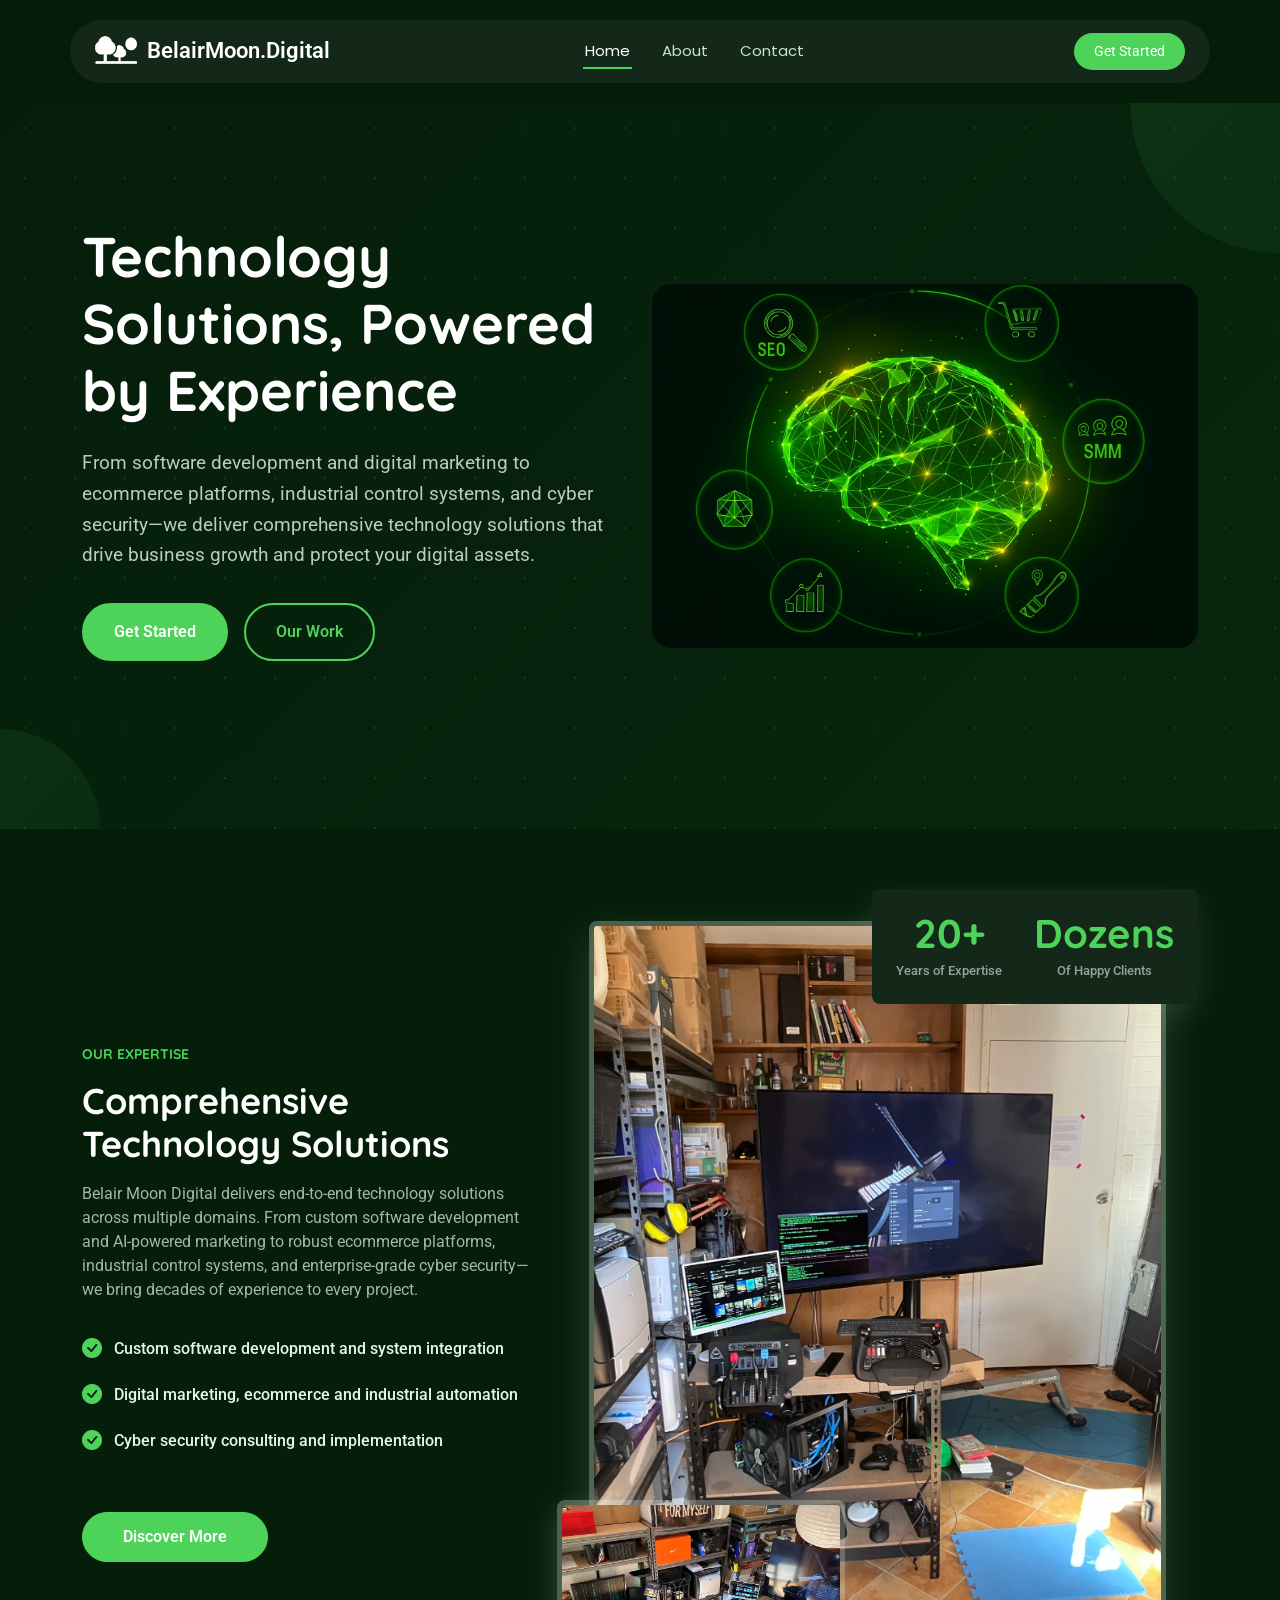
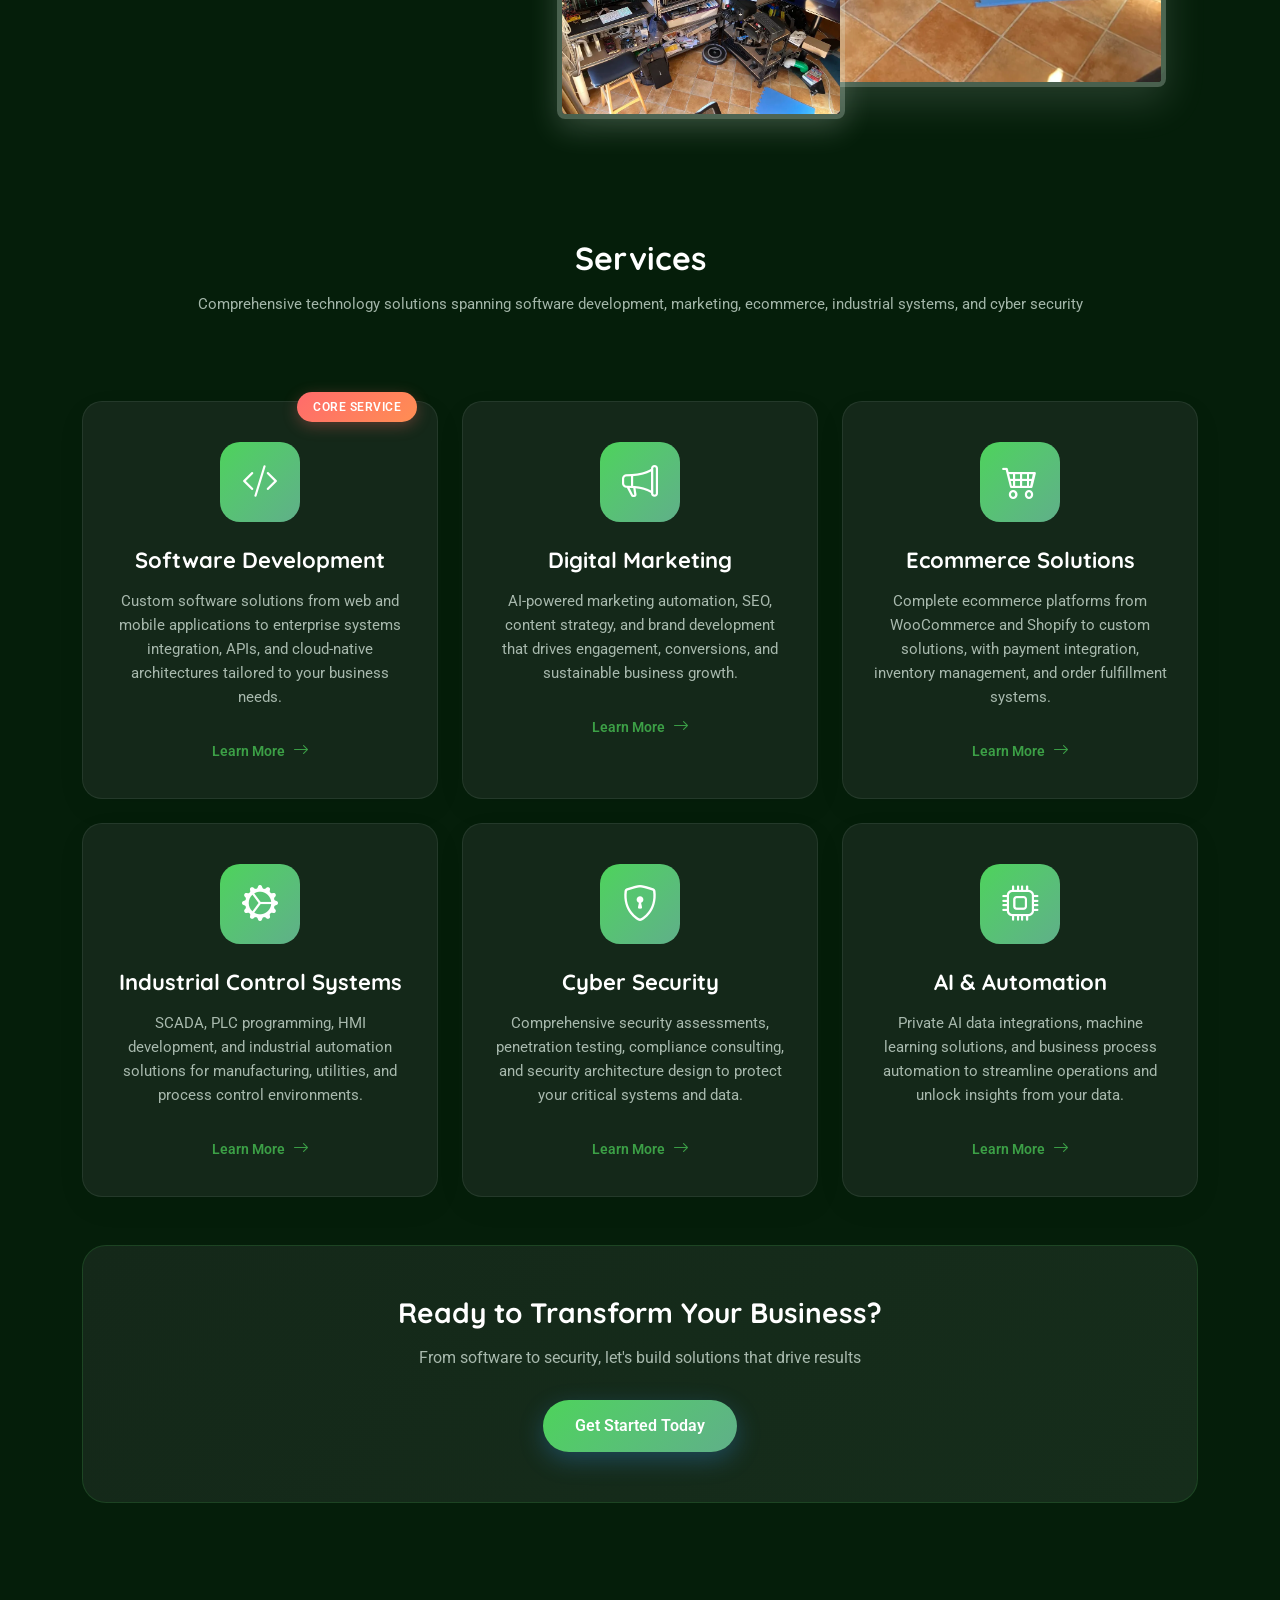
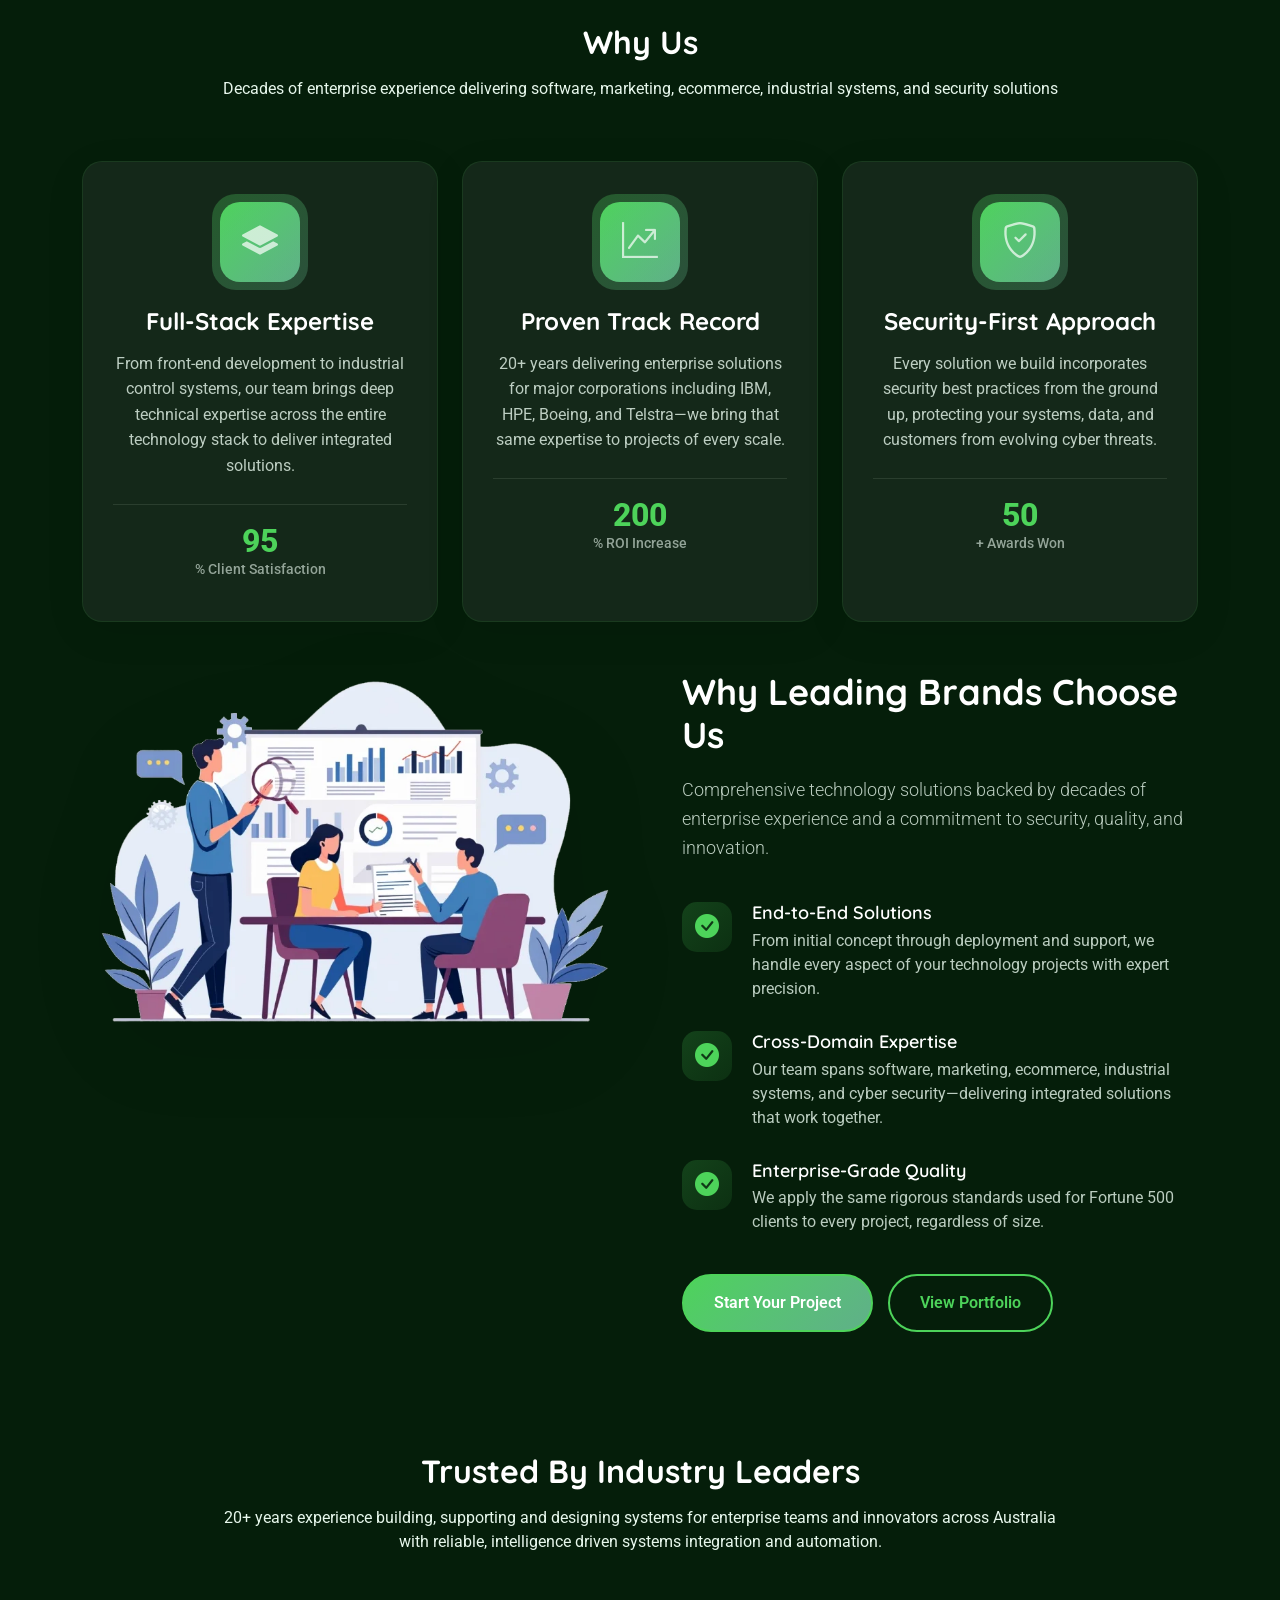
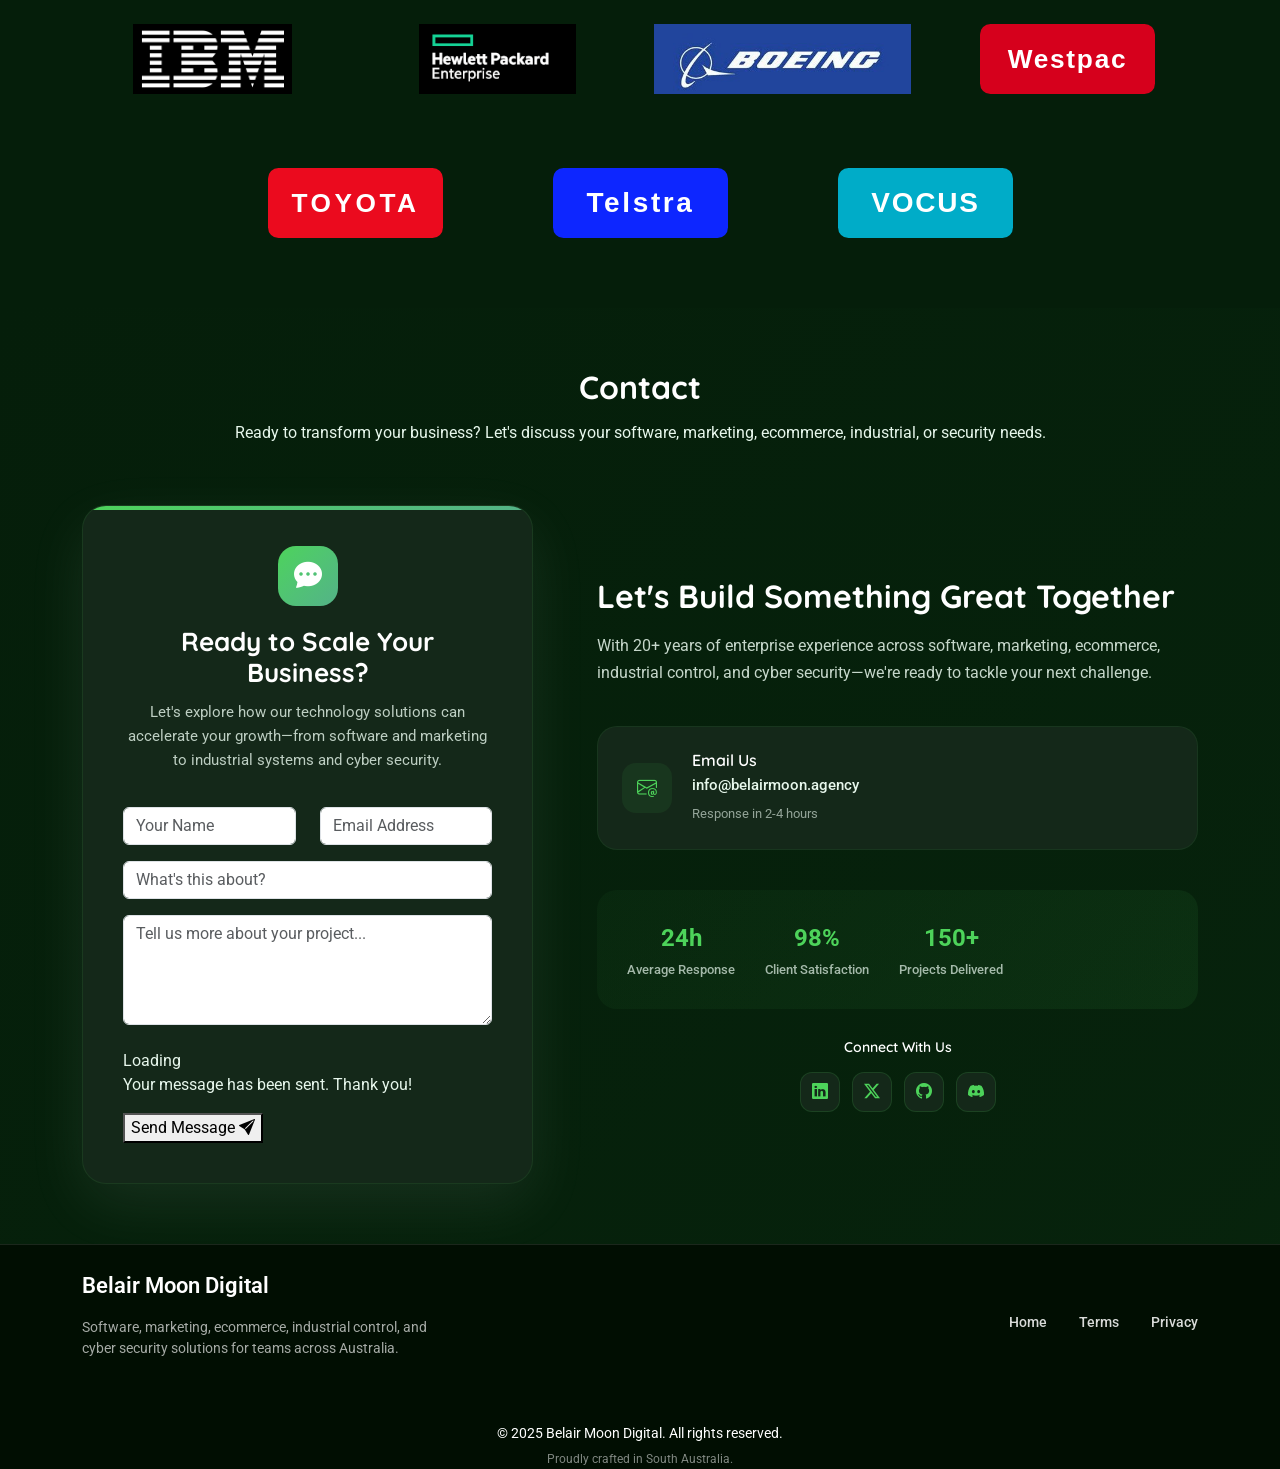
<file: index.html>
<!DOCTYPE html>
<html lang="en">

<head>
  <meta charset="utf-8">
  <meta content="width=device-width, initial-scale=1.0" name="viewport">
  <title>BelairMoon.Digital - Professional Digital Solutions</title>
  <meta name="description" content="Belair Moon Digital provides professional software development, digital marketing, ecommerce solutions, industrial control systems, and cyber security services. Transform your business with our expert solutions.">
  <meta name="keywords" content="software development, digital marketing, ecommerce, industrial control, cyber security, automation, belair moon digital">

  <!-- Favicons -->
  <link href="assets/img/favicon.png" rel="icon">
  <link href="assets/img/apple-touch-icon.png" rel="apple-touch-icon">

  <!-- Fonts -->
  <link href="https://fonts.googleapis.com" rel="preconnect">
  <link href="https://fonts.gstatic.com" rel="preconnect" crossorigin>
  <link href="https://fonts.googleapis.com/css2?family=Roboto:ital,wght@0,100;0,300;0,400;0,500;0,700;0,900;1,100;1,300;1,400;1,500;1,700;1,900&family=Poppins:ital,wght@0,100;0,200;0,300;0,400;0,500;0,600;0,700;0,800;0,900;1,100;1,200;1,300;1,400;1,500;1,600;1,700;1,800;1,900&family=Quicksand:wght@300;400;500;600;700&display=swap" rel="stylesheet">

  <!-- Vendor CSS Files -->
  <link href="assets/vendor/bootstrap/css/bootstrap.min.css" rel="stylesheet">
  <link href="assets/vendor/bootstrap-icons/bootstrap-icons.css" rel="stylesheet">
  <link href="assets/vendor/aos/aos.css" rel="stylesheet">
  <link href="assets/vendor/swiper/swiper-bundle.min.css" rel="stylesheet">
  <link href="assets/vendor/glightbox/css/glightbox.min.css" rel="stylesheet">

  <!-- Main CSS File -->
  <link href="assets/css/main.css" rel="stylesheet">

  <!-- Social Sharing Preview -->
  <meta property="og:title" content="Belair Moon Digital - Software, Marketing, Ecommerce & Cyber Security">
  <meta property="og:description" content="Transform your business with software development, digital marketing, ecommerce, industrial control systems, and cyber security solutions from Belair Moon Digital.">
  <meta property="og:image" content="https://belairmoon.agency/assets/img/logo.webp">
  <meta property="og:url" content="https://belairmoon.agency/">
  <meta property="og:type" content="website">
  <meta name="twitter:card" content="summary_large_image">
  <meta name="twitter:title" content="Belair Moon Digital - Software, Marketing, Ecommerce & Cyber Security">
  <meta name="twitter:description" content="Transform your business with software development, digital marketing, ecommerce, industrial control systems, and cyber security solutions from Belair Moon Digital.">
  <meta name="twitter:image" content="https://belairmoon.agency/assets/img/logo.webp">

</head>

<body class="index-page">

  <header id="header" class="header d-flex align-items-center sticky-top">
    <div class="header-container container-fluid container-xl position-relative d-flex align-items-center justify-content-between">

      <a href="index.html" class="logo d-flex align-items-center me-auto me-xl-0">
        <img src="BelairMoonLogo.png" alt="BelairMoon.Digital logo">
        <span class="site-title">BelairMoon.Digital</span>
      </a>

      <nav id="navmenu" class="navmenu">
        <ul>
          <li><a href="index.html#hero">Home</a></li>
          <li><a href="index.html#about">About</a></li>
          <li><a href="index.html#contact">Contact</a></li>
        </ul>
        <i class="mobile-nav-toggle d-xl-none bi bi-list"></i>
      </nav>

      <a class="btn-getstarted" href="index.html#contact">Get Started</a>

    </div>
  </header>

  <main class="main">

    <!-- Hero Section -->
    <section id="hero" class="hero section">

      <div class="container">
        <div class="row align-items-center">
          <div class="col-lg-6" data-aos="fade-right" data-aos-delay="100">
            <div class="hero-content">
              <h1>Technology Solutions, Powered by Experience</h1>
              <p>From software development and digital marketing to ecommerce platforms, industrial control systems, and cyber security—we deliver comprehensive technology solutions that drive business growth and protect your digital assets.</p>
              <div class="hero-buttons">
                <a href="#" class="btn btn-primary">Get Started</a>
                <a href="#" class="btn btn-outline">Our Work</a>
              </div>
            </div>
          </div>
          <div class="col-lg-6" data-aos="fade-left" data-aos-delay="200">
            <div class="hero-visual">
              <div class="hero-image">
                <img src="assets/img/AIBrain.png" alt="AI Technology Solutions" class="img-fluid">
              </div>
            </div>
          </div>
        </div>
      </div>

      <div class="hero-bg-elements">
        <div class="bg-shape shape-1"></div>
        <div class="bg-shape shape-2"></div>
        <div class="bg-particles"></div>
      </div>

    </section><!-- /Hero Section -->

    <!-- About Section -->
    <section id="about" class="about section">

      <div class="container" data-aos="fade-up" data-aos-delay="100">

        <div class="row gy-5 align-items-center">

          <div class="col-lg-5" data-aos="fade-right" data-aos-delay="200">
            <div class="content">
              <h6 class="subtitle">Our Expertise</h6>
              <h2>Comprehensive Technology Solutions</h2>
              <p>
                Belair Moon Digital delivers end-to-end technology solutions across multiple domains. From custom software development and AI-powered marketing to robust ecommerce platforms, industrial control systems, and enterprise-grade cyber security—we bring decades of experience to every project.
              </p>

              <ul class="features-list">
                <li><i class="bi bi-check-circle-fill"></i><span>Custom software development and system integration</span></li>
                <li><i class="bi bi-check-circle-fill"></i><span>Digital marketing, ecommerce and industrial automation</span></li>
                <li><i class="bi bi-check-circle-fill"></i><span>Cyber security consulting and implementation</span></li>
              </ul>

              <a href="#" class="btn btn-primary">Discover More</a>
            </div>
          </div>

          <div class="col-lg-7" data-aos="fade-left" data-aos-delay="300">
            <div class="image-composition">
              <div class="image-main">
                <img src="assets/img/about/lab-main.webp" alt="The Belair Moon Digital lab" class="img-fluid" loading="lazy">
              </div>
              <div class="image-secondary">
                <img src="assets/img/about/lab-secondary.webp" alt="Lab workbench and shelving" class="img-fluid" loading="lazy">
              </div>
              <div class="stats-card">
                <div class="stats-item">
                  <h3>20+</h3>
                  <p>Years of Expertise</p>
                </div>
                <div class="stats-item">
                  <h3>Dozens</h3>
                  <p>Of Happy Clients</p>
                </div>
              </div>
            </div>
          </div>

        </div>

      </div>

    </section><!-- /About Section -->

    <!-- Services Section -->
    <section id="services" class="services section">

      <!-- Section Title -->
      <div class="container section-title" data-aos="fade-up">
        <h2>Services</h2>
        <p>Comprehensive technology solutions spanning software development, marketing, ecommerce, industrial systems, and cyber security</p>
      </div><!-- End Section Title -->

      <div class="container" data-aos="fade-up" data-aos-delay="100">

        <div class="row gy-4">
          <div class="col-lg-4 col-md-6" data-aos="fade-up" data-aos-delay="200">
            <div class="service-card">
              <div class="service-icon">
                <i class="bi bi-code-slash"></i>
              </div>
              <h4><a href="#contact">Software Development</a></h4>
              <p>Custom software solutions from web and mobile applications to enterprise systems integration, APIs, and cloud-native architectures tailored to your business needs.</p>
              <div class="service-badge">Core Service</div>
              <a href="#contact" class="service-link">
                <span>Learn More</span>
                <i class="bi bi-arrow-right"></i>
              </a>
            </div>
          </div>

          <div class="col-lg-4 col-md-6" data-aos="fade-up" data-aos-delay="300">
            <div class="service-card">
              <div class="service-icon">
                <i class="bi bi-megaphone"></i>
              </div>
              <h4><a href="#contact">Digital Marketing</a></h4>
              <p>AI-powered marketing automation, SEO, content strategy, and brand development that drives engagement, conversions, and sustainable business growth.</p>
              <a href="#contact" class="service-link">
                <span>Learn More</span>
                <i class="bi bi-arrow-right"></i>
              </a>
            </div>
          </div>

          <div class="col-lg-4 col-md-6" data-aos="fade-up" data-aos-delay="400">
            <div class="service-card">
              <div class="service-icon">
                <i class="bi bi-cart4"></i>
              </div>
              <h4><a href="#contact">Ecommerce Solutions</a></h4>
              <p>Complete ecommerce platforms from WooCommerce and Shopify to custom solutions, with payment integration, inventory management, and order fulfillment systems.</p>
              <a href="#contact" class="service-link">
                <span>Learn More</span>
                <i class="bi bi-arrow-right"></i>
              </a>
            </div>
          </div>

          <div class="col-lg-4 col-md-6" data-aos="fade-up" data-aos-delay="500">
            <div class="service-card">
              <div class="service-icon">
                <i class="bi bi-gear-wide-connected"></i>
              </div>
              <h4><a href="#contact">Industrial Control Systems</a></h4>
              <p>SCADA, PLC programming, HMI development, and industrial automation solutions for manufacturing, utilities, and process control environments.</p>
              <a href="#contact" class="service-link">
                <span>Learn More</span>
                <i class="bi bi-arrow-right"></i>
              </a>
            </div>
          </div>

          <div class="col-lg-4 col-md-6" data-aos="fade-up" data-aos-delay="200">
            <div class="service-card">
              <div class="service-icon">
                <i class="bi bi-shield-lock"></i>
              </div>
              <h4><a href="#contact">Cyber Security</a></h4>
              <p>Comprehensive security assessments, penetration testing, compliance consulting, and security architecture design to protect your critical systems and data.</p>
              <a href="#contact" class="service-link">
                <span>Learn More</span>
                <i class="bi bi-arrow-right"></i>
              </a>
            </div>
          </div>

          <div class="col-lg-4 col-md-6" data-aos="fade-up" data-aos-delay="300">
            <div class="service-card">
              <div class="service-icon">
                <i class="bi bi-cpu"></i>
              </div>
              <h4><a href="#contact">AI & Automation</a></h4>
              <p>Private AI data integrations, machine learning solutions, and business process automation to streamline operations and unlock insights from your data.</p>
              <a href="#contact" class="service-link">
                <span>Learn More</span>
                <i class="bi bi-arrow-right"></i>
              </a>
            </div>
          </div>

        </div>

        <div class="row mt-5">
          <div class="col-12 text-center" data-aos="fade-up" data-aos-delay="400">
            <div class="services-cta">
              <h3>Ready to Transform Your Business?</h3>
              <p>From software to security, let's build solutions that drive results</p>
              <a href="#contact" class="btn btn-primary">Get Started Today</a>
            </div>
          </div>
        </div>

      </div>

    </section><!-- /Services Section -->


<!--     COMMENTED OUT FOR LATER USE
     7/1/24 9:30 AM - Placeholders for later

    <!-- Portfolio Section - ->
    <section id="portfolio" class="portfolio section">

      <!-- Section Title - ->
      <div class="container section-title" data-aos="fade-up">
        <h2>Portfolio</h2>
        <p>Real projects showcasing our AI-powered approach to digital marketing and brand transformation</p>
      </div><!-- End Section Title - ->

      <div class="container" data-aos="fade-up" data-aos-delay="100">

        <div class="isotope-layout" data-default-filter="*" data-layout="masonry" data-sort="original-order">
          <ul class="portfolio-filters isotope-filters" data-aos="fade-up" data-aos-delay="200">
            <li data-filter="*" class="filter-active">All Projects</li>
            <li data-filter=".filter-web">AI Marketing</li>
            <li data-filter=".filter-mobile">Automation</li>
            <li data-filter=".filter-branding">Brand Strategy</li>
            <li data-filter=".filter-ui">Smart UX</li>
          </ul><!-- End Portfolio Filters - ->

          <div class="row gy-4 isotope-container" data-aos="fade-up" data-aos-delay="300">
            <div class="col-xl-4 col-lg-6 portfolio-item isotope-item filter-web">
              <div class="portfolio-wrapper">
                <div class="portfolio-image">
                  <img src="assets/img/portfolio/portfolio-7.webp" alt="Creative Web Project" class="img-fluid" loading="lazy">
                  <div class="portfolio-hover">
                    <div class="portfolio-actions">
                      <a href="assets/img/portfolio/portfolio-7.webp" class="glightbox action-btn preview-btn" title="Preview Project">
                        <i class="bi bi-eye"></i>
                      </a>
                      <a href="#" class="action-btn details-btn" title="View Details">
                        <i class="bi bi-arrow-up-right"></i>
                      </a>
                    </div>
                  </div>
                </div>
                <div class="portfolio-content">
                  <div class="portfolio-meta">
                    <span class="project-type">AI Marketing</span>
                    <div class="project-rating">
                      <i class="bi bi-star-fill"></i>
                      <span>4.8</span>
                    </div>
                  </div>
                  <h3>E-commerce Growth Engine</h3>
                  <p>AI-powered marketing automation that increased client revenue by 340% through intelligent customer segmentation and personalized campaigns.</p>
                  <div class="portfolio-tech">
                    <span class="tech-badge">AI Analytics</span>
                    <span class="tech-badge">Automation</span>
                    <span class="tech-badge">Growth</span>
                  </div>
                </div>
              </div>
            </div>

            <div class="col-xl-4 col-lg-6 portfolio-item isotope-item filter-mobile">
              <div class="portfolio-wrapper">
                <div class="portfolio-image">
                  <img src="assets/img/portfolio/portfolio-8.webp" alt="Mobile App Project" class="img-fluid" loading="lazy">
                  <div class="portfolio-hover">
                    <div class="portfolio-actions">
                      <a href="assets/img/portfolio/portfolio-8.webp" class="glightbox action-btn preview-btn" title="Preview Project">
                        <i class="bi bi-eye"></i>
                      </a>
                      <a href="#" class="action-btn details-btn" title="View Details">
                        <i class="bi bi-arrow-up-right"></i>
                      </a>
                    </div>
                  </div>
                </div>
                <div class="portfolio-content">
                  <div class="portfolio-meta">
                    <span class="project-type">Automation</span>
                    <div class="project-rating">
                      <i class="bi bi-star-fill"></i>
                      <span>4.9</span>
                    </div>
                  </div>
                  <h3>Lead Nurturing System</h3>
                  <p>Fully automated lead qualification and nurturing system that converted 65% more prospects into paying customers.</p>
                  <div class="portfolio-tech">
                    <span class="tech-badge">ML Models</span>
                    <span class="tech-badge">CRM Integration</span>
                    <span class="tech-badge">Analytics</span>
                  </div>
                </div>
              </div>
            </div>

            <div class="col-xl-4 col-lg-6 portfolio-item isotope-item filter-branding">
              <div class="portfolio-wrapper">
                <div class="portfolio-image">
                  <img src="assets/img/portfolio/portfolio-9.webp" alt="Branding Project" class="img-fluid" loading="lazy">
                  <div class="portfolio-hover">
                    <div class="portfolio-actions">
                      <a href="assets/img/portfolio/portfolio-9.webp" class="glightbox action-btn preview-btn" title="Preview Project">
                        <i class="bi bi-eye"></i>
                      </a>
                      <a href="#" class="action-btn details-btn" title="View Details">
                        <i class="bi bi-arrow-up-right"></i>
                      </a>
                    </div>
                  </div>
                </div>
                <div class="portfolio-content">
                  <div class="portfolio-meta">
                    <span class="project-type">Brand Strategy</span>
                    <div class="portfolio-rating">
                      <i class="bi bi-star-fill"></i>
                      <span>5.0</span>
                    </div>
                  </div>
                  <h3>AI-Driven Brand Transformation</h3>
                  <p>Complete brand overhaul using data-driven insights and AI-generated creative concepts that tripled brand recognition.</p>
                  <div class="portfolio-tech">
                    <span class="tech-badge">Brand AI</span>
                    <span class="tech-badge">Analytics</span>
                    <span class="tech-badge">Strategy</span>
                  </div>
                </div>
              </div>
            </div>

            <div class="col-xl-4 col-lg-6 portfolio-item isotope-item filter-ui">
              <div class="portfolio-wrapper">
                <div class="portfolio-image">
                  <img src="assets/img/portfolio/portfolio-10.webp" alt="UI/UX Project" class="img-fluid" loading="lazy">
                  <div class="portfolio-hover">
                    <div class="portfolio-actions">
                      <a href="assets/img/portfolio/portfolio-10.webp" class="glightbox action-btn preview-btn" title="Preview Project">
                        <i class="bi bi-eye"></i>
                      </a>
                      <a href="#" class="action-btn details-btn" title="View Details">
                        <i class="bi bi-arrow-up-right"></i>
                      </a>
                    </div>
                  </div>
                </div>
                <div class="portfolio-content">
                  <div class="portfolio-meta">
                    <span class="project-type">UI/UX</span>
                    <div class="project-rating">
                      <i class="bi bi-star-fill"></i>
                      <span>4.7</span>
                    </div>
                  </div>
                  <h3>SaaS Dashboard Design</h3>
                  <p>Experience revolutionary AI-driven marketing solutions that deliver sustainable growth and competitive advantage through intelligent automation.</p>
                  <div class="portfolio-tech">
                    <span class="tech-badge">Figma</span>
                    <span class="tech-badge">Prototyping</span>
                    <span class="tech-badge">UX</span>
                  </div>
                </div>
              </div>
            </div>

            <div class="col-xl-4 col-lg-6 portfolio-item isotope-item filter-web">
              <div class="portfolio-wrapper">
                <div class="portfolio-image">
                  <img src="assets/img/portfolio/portfolio-11.webp" alt="E-commerce Platform" class="img-fluid" loading="lazy">
                  <div class="portfolio-hover">
                    <div class="portfolio-actions">
                      <a href="assets/img/portfolio/portfolio-11.webp" class="glightbox action-btn preview-btn" title="Preview Project">
                        <i class="bi bi-eye"></i>
                      </a>
                      <a href="#" class="action-btn details-btn" title="View Details">
                        <i class="bi bi-arrow-up-right"></i>
                      </a>
                    </div>
                  </div>
                </div>
                <div class="portfolio-content">
                  <div class="portfolio-meta">
                    <span class="project-type">E-commerce</span>
                    <div class="project-rating">
                      <i class="bi bi-star-fill"></i>
                      <span>4.6</span>
                    </div>
                  </div>
                  <h3>E-commerce Platform</h3>
                  <p>Transform your digital marketing with intelligent automation systems that deliver exceptional results and measurable growth.</p>
                  <div class="portfolio-tech">
                    <span class="tech-badge">Shopify</span>
                    <span class="tech-badge">React</span>
                    <span class="tech-badge">API</span>
                  </div>
                </div>
              </div>
            </div>

            <div class="col-xl-4 col-lg-6 portfolio-item isotope-item filter-mobile">
              <div class="portfolio-wrapper">
                <div class="portfolio-image">
                  <img src="assets/img/portfolio/portfolio-12.webp" alt="Fintech Mobile App" class="img-fluid" loading="lazy">
                  <div class="portfolio-hover">
                    <div class="portfolio-actions">
                      <a href="assets/img/portfolio/portfolio-12.webp" class="glightbox action-btn preview-btn" title="Preview Project">
                        <i class="bi bi-eye"></i>
                      </a>
                      <a href="#" class="action-btn details-btn" title="View Details">
                        <i class="bi bi-arrow-up-right"></i>
                      </a>
                    </div>
                  </div>
                </div>
                <div class="portfolio-content">
                  <div class="portfolio-meta">
                    <span class="project-type">Fintech</span>
                    <div class="project-rating">
                      <i class="bi bi-star-fill"></i>
                      <span>4.8</span>
                    </div>
                  </div>
                  <h3>Fintech Mobile Solution</h3>
                  <p>Revolutionary cryptocurrency trading platform with AI-powered portfolio optimization and real-time blockchain analytics for institutional and retail investors.</p>
                  <div class="portfolio-tech">
                    <span class="tech-badge">Swift</span>
                    <span class="tech-badge">Kotlin</span>
                    <span class="tech-badge">Blockchain</span>
                  </div>
                </div>
              </div>
            </div>
          </div><!-- End Portfolio Items Container - ->

        </div>

        <div class="portfolio-cta text-center" data-aos="fade-up" data-aos-delay="400">
          <h4>Ready to start your next project?</h4>
          <p>Let's work together to bring your digital vision to life</p>
          <div class="cta-buttons">
            <a href="#contact" class="btn btn-primary">Start a Project</a>
            <a href="#portfolio" class="btn btn-outline">View All Work</a>
          </div>
        </div>

      </div>

    </section><!-- /Portfolio Section - ->
   COMMENTED OUT FOR LATER USE -->



    <!-- Why Us Section -->
    <section id="why-us" class="why-us section">

      <!-- Section Title -->
      <div class="container section-title" data-aos="fade-up">
        <h2>Why Us</h2>
        <p>Decades of enterprise experience delivering software, marketing, ecommerce, industrial systems, and security solutions</p>
      </div><!-- End Section Title -->

      <div class="container" data-aos="fade-up" data-aos-delay="100">

        <div class="row g-4">

          <div class="col-lg-4 col-md-6" data-aos="fade-up" data-aos-delay="200">
            <div class="feature-card">
              <div class="icon-wrapper">
                <i class="bi bi-layers-fill"></i>
              </div>
              <h4>Full-Stack Expertise</h4>
              <p>From front-end development to industrial control systems, our team brings deep technical expertise across the entire technology stack to deliver integrated solutions.</p>
              <div class="feature-stats">
                <span class="stat-number" data-purecounter-start="0" data-purecounter-end="95" data-purecounter-duration="2">95</span>
                <span class="stat-label">% Client Satisfaction</span>
              </div>
            </div>
          </div><!-- End Feature Card -->

          <div class="col-lg-4 col-md-6" data-aos="fade-up" data-aos-delay="300">
            <div class="feature-card">
              <div class="icon-wrapper">
                <i class="bi bi-graph-up-arrow"></i>
              </div>
              <h4>Proven Track Record</h4>
              <p>20+ years delivering enterprise solutions for major corporations including IBM, HPE, Boeing, and Telstra—we bring that same expertise to projects of every scale.</p>
              <div class="feature-stats">
                <span class="stat-number" data-purecounter-start="0" data-purecounter-end="200" data-purecounter-duration="2">200</span>
                <span class="stat-label">% ROI Increase</span>
              </div>
            </div>
          </div><!-- End Feature Card -->

          <div class="col-lg-4 col-md-6" data-aos="fade-up" data-aos-delay="400">
            <div class="feature-card">
              <div class="icon-wrapper">
                <i class="bi bi-shield-check"></i>
              </div>
              <h4>Security-First Approach</h4>
              <p>Every solution we build incorporates security best practices from the ground up, protecting your systems, data, and customers from evolving cyber threats.</p>
              <div class="feature-stats">
                <span class="stat-number" data-purecounter-start="0" data-purecounter-end="50" data-purecounter-duration="2">50</span>
                <span class="stat-label">+ Awards Won</span>
              </div>
            </div>
          </div><!-- End Feature Card -->

        </div>

        <div class="row mt-5">
          <div class="col-lg-6" data-aos="fade-right" data-aos-delay="200">
            <div class="feature-showcase">
              <img src="assets/img/illustration/illustration-14.webp" alt="Creative Process" class="img-fluid">
            </div>
          </div>

          <div class="col-lg-6" data-aos="fade-left" data-aos-delay="300">
            <div class="feature-content">
              <h3>Why Leading Brands Choose Us</h3>
              <p class="lead">Comprehensive technology solutions backed by decades of enterprise experience and a commitment to security, quality, and innovation.</p>

              <div class="feature-list">
                <div class="feature-item">
                  <div class="feature-icon">
                    <i class="bi bi-check-circle-fill"></i>
                  </div>
                  <div class="feature-text">
                    <h5>End-to-End Solutions</h5>
                    <p>From initial concept through deployment and support, we handle every aspect of your technology projects with expert precision.</p>
                  </div>
                </div>

                <div class="feature-item">
                  <div class="feature-icon">
                    <i class="bi bi-check-circle-fill"></i>
                  </div>
                  <div class="feature-text">
                    <h5>Cross-Domain Expertise</h5>
                    <p>Our team spans software, marketing, ecommerce, industrial systems, and cyber security—delivering integrated solutions that work together.</p>
                  </div>
                </div>

                <div class="feature-item">
                  <div class="feature-icon">
                    <i class="bi bi-check-circle-fill"></i>
                  </div>
                  <div class="feature-text">
                    <h5>Enterprise-Grade Quality</h5>
                    <p>We apply the same rigorous standards used for Fortune 500 clients to every project, regardless of size.</p>
                  </div>
                </div>
              </div>

              <div class="cta-wrapper">
                <a href="#" class="btn btn-primary">Start Your Project</a>
                <a href="#" class="btn btn-outline">View Portfolio</a>
              </div>
            </div>
          </div>
        </div>

      </div>

    </section><!-- /Why Us Section -->

<!-- COMMENTED OUT 7/1/24  9:30 AM -  PLACEHOLDERS FOR LATER - ->
    <!-- Testimonials Section - ->
    <section id="testimonials" class="testimonials section">

      <!-- Section Title - ->
      <div class="container section-title" data-aos="fade-up">
        <h2>Testimonials</h2>
        <p>Real results from businesses that have transformed their growth with our AI-powered marketing solutions</p>
      </div><!-- End Section Title - ->

      <div class="container" data-aos="fade-up" data-aos-delay="100">

        <div class="testimonials-slider swiper init-swiper">
          <script type="application/json" class="swiper-config">
            {
              "loop": true,
              "speed": 600,
              "autoplay": {
                "delay": 4000
              },
              "slidesPerView": 1,
              "centeredSlides": true,
              "spaceBetween": 20,
              "pagination": {
                "el": ".swiper-pagination",
                "type": "bullets",
                "clickable": true
              },
              "breakpoints": {
                "768": {
                  "slidesPerView": 1.5,
                  "spaceBetween": 30
                },
                "1200": {
                  "slidesPerView": 3,
                  "spaceBetween": 40
                }
              }
            }
          </script>
          <div class="swiper-wrapper">
            <div class="swiper-slide">
              <div class="testimonial-card" data-aos="zoom-in" data-aos-delay="100">
                <div class="testimonial-header">
                  <div class="user-avatar">
                    <img src="assets/img/person/person-f-12.webp" alt="Profile Image">
                  </div>
                  <div class="user-info">
                    <h3>Jennifer Chappel</h3>
                    <span class="user-role">E-commerce Director</span>
                    <div class="rating">
                      <i class="bi bi-star-fill"></i>
                      <i class="bi bi-star-fill"></i>
                      <i class="bi bi-star-fill"></i>
                      <i class="bi bi-star-fill"></i>
                      <i class="bi bi-star-fill"></i>
                    </div>
                  </div>
                </div>
                <div class="testimonial-content">
                  <div class="quote-mark">
                    <i class="bi bi-quote"></i>
                  </div>
                  <p>Belair Moon's AI-driven marketing automation increased our revenue by 340% in just 6 months. Their necessity-born approach and cutting-edge tools delivered results we never thought possible.</p>
                </div>
                <div class="testimonial-footer">
                  <div class="company-badge">
                    <i class="bi bi-building"></i>
                    <span>RetailFlow</span>
                  </div>
                  <div class="verified-badge">
                    <i class="bi bi-patch-check-fill"></i>
                    <span>Verified</span>
                  </div>
                </div>
              </div>
            </div><!-- End testimonial item - ->

            <div class="swiper-slide">
              <div class="testimonial-card" data-aos="zoom-in" data-aos-delay="200">
                <div class="testimonial-header">
                  <div class="user-avatar">
                    <img src="assets/img/person/person-m-11.webp" alt="Profile Image">
                  </div>
                  <div class="user-info">
                    <h3>Alexander Malach</h3>
                    <span class="user-role">Frontend Engineer</span>
                    <div class="rating">
                      <i class="bi bi-star-fill"></i>
                      <i class="bi bi-star-fill"></i>
                      <i class="bi bi-star-fill"></i>
                      <i class="bi bi-star-fill"></i>
                      <i class="bi bi-star-fill"></i>
                    </div>
                  </div>
                </div>
                <div class="testimonial-content">
                  <div class="quote-mark">
                    <i class="bi bi-quote"></i>
                  </div>
                  <p>Our proven methodology combines data analytics with machine learning to deliver personalized marketing strategies that convert prospects into loyal customers.</p>
                </div>
                <div class="testimonial-footer">
                  <div class="company-badge">
                    <i class="bi bi-building"></i>
                    <span>InnovateLab</span>
                  </div>
                  <div class="verified-badge">
                    <i class="bi bi-patch-check-fill"></i>
                    <span>Verified</span>
                  </div>
                </div>
              </div>
            </div><!-- End testimonial item - ->

            <div class="swiper-slide">
              <div class="testimonial-card" data-aos="zoom-in" data-aos-delay="300">
                <div class="testimonial-header">
                  <div class="user-avatar">
                    <img src="assets/img/person/person-f-8.webp" alt="Profile Image">
                  </div>
                  <div class="user-info">
                    <h3>Rachel Taylor</h3>
                    <span class="user-role">Marketing Lead</span>
                    <div class="rating">
                      <i class="bi bi-star-fill"></i>
                      <i class="bi bi-star-fill"></i>
                      <i class="bi bi-star-fill"></i>
                      <i class="bi bi-star-fill"></i>
                      <i class="bi bi-star-fill"></i>
                    </div>
                  </div>
                </div>
                <div class="testimonial-content">
                  <div class="quote-mark">
                    <i class="bi bi-quote"></i>
                  </div>
                  <p>Our AI-powered strategies deliver measurable results through intelligent automation, predictive analytics, and data-driven decision making that transforms your business growth.</p>
                </div>
                <div class="testimonial-footer">
                  <div class="company-badge">
                    <i class="bi bi-building"></i>
                    <span>GrowthCo</span>
                  </div>
                  <div class="verified-badge">
                    <i class="bi bi-patch-check-fill"></i>
                    <span>Verified</span>
                  </div>
                </div>
              </div>
            </div><!-- End testimonial item - ->

            <div class="swiper-slide">
              <div class="testimonial-card" data-aos="zoom-in" data-aos-delay="100">
                <div class="testimonial-header">
                  <div class="user-avatar">
                    <img src="assets/img/person/person-m-14.webp" alt="Profile Image">
                  </div>
                  <div class="user-info">
                    <h3>Christopher Michaels</h3>
                    <span class="user-role">VP Engineering</span>
                    <div class="rating">
                      <i class="bi bi-star-fill"></i>
                      <i class="bi bi-star-fill"></i>
                      <i class="bi bi-star-fill"></i>
                      <i class="bi bi-star-fill"></i>
                      <i class="bi bi-star-fill"></i>
                    </div>
                  </div>
                </div>
                <div class="testimonial-content">
                  <div class="quote-mark">
                    <i class="bi bi-quote"></i>
                  </div>
                  <p>The AI-powered automation systems Belair Moon built for us eliminated 80% of our manual marketing tasks while doubling our lead quality. Their necessity-driven approach really shows.</p>
                </div>
                <div class="testimonial-footer">
                  <div class="company-badge">
                    <i class="bi bi-building"></i>
                    <span>DevStream</span>
                  </div>
                  <div class="verified-badge">
                    <i class="bi bi-patch-check-fill"></i>
                    <span>Verified</span>
                  </div>
                </div>
              </div>
            </div><!-- End testimonial item - ->

            <div class="swiper-slide">
              <div class="testimonial-card" data-aos="zoom-in" data-aos-delay="200">
                <div class="testimonial-header">
                  <div class="user-avatar">
                    <img src="assets/img/person/person-f-5.webp" alt="Profile Image">
                  </div>
                  <div class="user-info">
                    <h3>Amanda Matthews</h3>
                    <span class="user-role">UX Researcher</span>
                    <div class="rating">
                      <i class="bi bi-star-fill"></i>
                      <i class="bi bi-star-fill"></i>
                      <i class="bi bi-star-fill"></i>
                      <i class="bi bi-star-fill"></i>
                      <i class="bi bi-star-fill"></i>
                    </div>
                  </div>
                </div>
                <div class="testimonial-content">
                  <div class="quote-mark">
                    <i class="bi bi-quote"></i>
                  </div>
                  <p>Advanced machine learning algorithms optimize your marketing campaigns in real-time, ensuring maximum ROI and sustainable business growth through intelligent automation.</p>
                </div>
                <div class="testimonial-footer">
                  <div class="company-badge">
                    <i class="bi bi-building"></i>
                    <span>UserFirst</span>
                  </div>
                  <div class="verified-badge">
                    <i class="bi bi-patch-check-fill"></i>
                    <span>Verified</span>
                  </div>
                </div>
              </div>
            </div><!-- End testimonial item - ->
          </div>
          <div class="swiper-pagination"></div>
        </div>

      </div>

    </section><!-- /Testimonials Section - ->

    <!-- Team Section - ->
    <section id="team" class="team section">

      <!-- Section Title - ->
      <div class="container section-title" data-aos="fade-up">
        <h2>Team</h2>
        <p>Meet the AI specialists and digital marketing experts who drive innovation and deliver exceptional results for our clients</p>
      </div><!-- End Section Title - ->

      <div class="container" data-aos="fade-up" data-aos-delay="100">

        <div class="row g-4">

          <div class="col-lg-6">
            <div class="team-intro" data-aos="fade-right" data-aos-delay="150">
              <div class="intro-content">
                <h3>Meet Our Exceptional Team</h3>
                <p>Our diverse team of AI specialists, data scientists, and digital marketing experts brings together years of experience in cutting-edge technology and proven marketing strategies. United by our passion for innovation, we're dedicated to transforming businesses through intelligent automation and data-driven solutions.</p>
                <div class="stats-row">
                  <div class="stat-item">
                    <span class="stat-number">50+</span>
                    <span class="stat-label">Team Members</span>
                  </div>
                  <div class="stat-item">
                    <span class="stat-number">8</span>
                    <span class="stat-label">Departments</span>
                  </div>
                  <div class="stat-item">
                    <span class="stat-number">15+</span>
                    <span class="stat-label">Countries</span>
                  </div>
                </div>
              </div>
            </div>
          </div>

          <div class="col-lg-6">
            <div class="team-grid" data-aos="fade-left" data-aos-delay="200">
              <div class="member-hexagon" data-aos="zoom-in" data-aos-delay="250">
                <div class="hexagon-inner">
                  <img src="assets/img/person/person-f-3.webp" alt="Team member">
                  <div class="member-overlay">
                    <h5>Sarah Chen</h5>
                    <span>Creative Director</span>
                    <div class="social-icons">
                      <a href="#"><i class="bi bi-linkedin"></i></a>
                      <a href="#"><i class="bi bi-twitter"></i></a>
                    </div>
                  </div>
                </div>
              </div>

              <div class="member-hexagon" data-aos="zoom-in" data-aos-delay="300">
                <div class="hexagon-inner">
                  <img src="assets/img/person/person-m-4.webp" alt="Team member">
                  <div class="member-overlay">
                    <h5>Marcus Johnson</h5>
                    <span>Tech Lead</span>
                    <div class="social-icons">
                      <a href="#"><i class="bi bi-github"></i></a>
                      <a href="#"><i class="bi bi-linkedin"></i></a>
                    </div>
                  </div>
                </div>
              </div>

              <div class="member-hexagon" data-aos="zoom-in" data-aos-delay="350">
                <div class="hexagon-inner">
                  <img src="assets/img/person/person-f-8.webp" alt="Team member">
                  <div class="member-overlay">
                    <h5>Emma Rodriguez</h5>
                    <span>Product Manager</span>
                    <div class="social-icons">
                      <a href="#"><i class="bi bi-instagram"></i></a>
                      <a href="#"><i class="bi bi-dribbble"></i></a>
                    </div>
                  </div>
                </div>
              </div>

              <div class="member-hexagon" data-aos="zoom-in" data-aos-delay="400">
                <div class="hexagon-inner">
                  <img src="assets/img/person/person-m-6.webp" alt="Team member">
                  <div class="member-overlay">
                    <h5>David Kim</h5>
                    <span>UX Architect</span>
                    <div class="social-icons">
                      <a href="#"><i class="bi bi-behance"></i></a>
                      <a href="#"><i class="bi bi-linkedin"></i></a>
                    </div>
                  </div>
                </div>
              </div>
            </div>
          </div>

        </div>

        <div class="row mt-5">
          <div class="col-12">
            <div class="team-carousel-wrapper" data-aos="fade-up" data-aos-delay="200">
              <h4 class="carousel-title">Leadership Team</h4>

              <div class="leadership-slider swiper init-swiper">
                <script type="application/json" class="swiper-config">
                  {
                    "loop": true,
                    "speed": 600,
                    "autoplay": {
                      "delay": 4000
                    },
                    "slidesPerView": 1,
                    "spaceBetween": 0,
                    "pagination": {
                      "el": ".swiper-pagination",
                      "clickable": true
                    },
                    "breakpoints": {
                      "768": {
                        "slidesPerView": 2
                      },
                      "1024": {
                        "slidesPerView": 3
                      }
                    }
                  }
                </script>
                <div class="swiper-wrapper">
                  <div class="swiper-slide">
                    <div class="leader-card">
                      <div class="leader-image">
                        <img src="assets/img/person/me_pop-art-25.jpeg" alt="Leader">
                      </div>
                      <div class="leader-info">
                        <h5>Mike L.</h5>
                        <span class="position">Chief Executive Officer</span>
                        <p>Specialist in enterprise scale technology solutions, open source artificial itelligence, digital design and marketing.</p>
                        <div class="leader-contact">
                          <a href="#" class="contact-btn">
                            <i class="bi bi-envelope"></i>
                          </a>
                          <a href="#" class="contact-btn">
                            <i class="bi bi-linkedin"></i>
                          </a>
                        </div>
                      </div>
                    </div>
                  </div>

                  <div class="swiper-slide">
                    <div class="leader-card">
                      <div class="leader-image">
                        <img src="assets/img/person/person-m-13.webp" alt="Leader">
                      </div>
                      <div class="leader-info">
                        <h5>Robert Gordon</h5>
                        <span class="position">Chief Technology Officer</span>
                        <p>Data-driven strategies powered by artificial intelligence deliver measurable results and sustainable growth for your business success.</p>
                        <div class="leader-contact">
                          <a href="#" class="contact-btn">
                            <i class="bi bi-envelope"></i>
                          </a>
                          <a href="#" class="contact-btn">
                            <i class="bi bi-github"></i>
                          </a>
                        </div>
                      </div>
                    </div>
                  </div>

                  <div class="swiper-slide">
                    <div class="leader-card">
                      <div class="leader-image">
                        <img src="assets/img/person/person-f-5.webp" alt="Leader">
                      </div>
                      <div class="leader-info">
                        <h5>Lisa Thompson</h5>
                        <span class="position">Head of Operations</span>
                        <p>Leverage the power of AI-driven marketing automation to scale your business and achieve unprecedented growth and market dominance.</p>
                        <div class="leader-contact">
                          <a href="#" class="contact-btn">
                            <i class="bi bi-envelope"></i>
                          </a>
                          <a href="#" class="contact-btn">
                            <i class="bi bi-twitter"></i>
                          </a>
                        </div>
                      </div>
                    </div>
                  </div>

                  <div class="swiper-slide">
                    <div class="leader-card">
                      <div class="leader-image">
                        <img src="assets/img/person/person-m-9.webp" alt="Leader">
                      </div>
                      <div class="leader-info">
                        <h5>Alex Williams</h5>
                        <span class="position">AI Marketing Strategist</span>
                        <p>Specializes in developing AI-powered marketing automation systems that have generated over $10M in additional revenue for our clients.</p>
                        <div class="leader-contact">
                          <a href="#" class="contact-btn">
                            <i class="bi bi-envelope"></i>
                          </a>
                          <a href="#" class="contact-btn">
                            <i class="bi bi-instagram"></i>
                          </a>
                        </div>
                      </div>
                    </div>
                  </div>
                </div>
                <div class="swiper-pagination"></div>
              </div>
            </div>
          </div>
        </div>

        <div class="row mt-4">
          <div class="col-lg-8 offset-lg-2">
            <div class="join-team-cta" data-aos="fade-up" data-aos-delay="300">
              <div class="cta-icon">
                <i class="bi bi-rocket-takeoff"></i>
              </div>
              <div class="cta-content">
                <h4>Ready to Join Our Mission?</h4>
                <p>We deliver innovative AI-powered marketing solutions that drive measurable growth and transform digital presence through cutting-edge technology and strategic expertise.</p>
                <div class="cta-actions">
                  <a href="#" class="btn btn-primary">View Open Roles</a>
                  <a href="#" class="btn btn-outline">Learn Our Culture</a>
                </div>
              </div>
            </div>
          </div>
        </div>

      </div>

    </section><!-- /Team Section - ->




  ##  END OF COMMENTED OUT SECTIONS   -->



    <!-- Clients Section -->
    <section id="clients" class="clients section">

      <div class="container section-title" data-aos="fade-up">
        <h2>Trusted By Industry Leaders</h2>
        <p class="text-center">20+ years experience building, supporting and designing systems for enterprise teams and innovators across Australia<br>with reliable, intelligence driven systems integration and automation.</p>
      </div>

      <div class="container" data-aos="fade-up" data-aos-delay="100">
        <div class="row g-4 justify-content-center clients-logos">
          <div class="col-6 col-md-3">
            <div class="client-logo">
              <img src="assets/img/clients/ibm.png" alt="IBM logo" class="img-fluid">
            </div>
          </div>
          <div class="col-6 col-md-3">
            <div class="client-logo">
              <img src="assets/img/clients/HPE.png" alt="HPE logo" class="img-fluid">
            </div>
          </div>
          <div class="col-6 col-md-3">
            <div class="client-logo">
              <img src="assets/img/clients/boeing.jpg" alt="Boeing logo" class="img-fluid">
            </div>
          </div>
          <div class="col-6 col-md-3">
            <div class="client-logo">
              <img src="assets/img/clients/westpac.svg" alt="Westpac logo" class="img-fluid">
            </div>
          </div>
          <div class="col-6 col-md-3">
            <div class="client-logo">
              <img src="assets/img/clients/toyota.svg" alt="Toyota logo" class="img-fluid">
            </div>
          </div>
          <div class="col-6 col-md-3">
            <div class="client-logo">
              <img src="assets/img/clients/telstra.svg" alt="Telstra logo" class="img-fluid">
            </div>
          </div>
          <div class="col-6 col-md-3">
            <div class="client-logo">
              <img src="assets/img/clients/vocus.svg" alt="Vocus logo" class="img-fluid">
            </div>
          </div>
        </div>
      </div>

    </section><!-- /Clients Section -->

    <!-- Contact Section -->
    <section id="contact" class="contact section">
      <!-- Section Title -->
      <div class="container section-title" data-aos="fade-up">
        <h2>Contact</h2>
        <p>Ready to transform your business? Let's discuss your software, marketing, ecommerce, industrial, or security needs.</p>
      </div><!-- End Section Title -->

      <div class="container" data-aos="fade-up" data-aos-delay="100">
        <div class="row align-items-center">
          <div class="col-lg-5" data-aos="fade-right" data-aos-delay="200">
            <div class="contact-form-card">
              <div class="form-header">
                <div class="header-icon">
                  <i class="bi bi-chat-dots-fill"></i>
                </div>
                <h3>Ready to Scale Your Business?</h3>
                <p>Let's explore how our technology solutions can accelerate your growth—from software and marketing to industrial systems and cyber security.</p>
              </div>

              <form action="https://formspree.io/f/mldppaaw" method="POST">
                <div class="row">
                  <div class="col-md-6 mb-3">
                    <input type="text" name="name" class="form-control" placeholder="Your Name" required="">
                  </div>
                  <div class="col-md-6 mb-3">
                    <input type="email" class="form-control" name="email" placeholder="Email Address" required="">
                  </div>
                </div>

                <div class="mb-3">
                  <input type="text" class="form-control" name="subject" placeholder="What's this about?" required="">
                </div>

                <div class="mb-4">
                  <textarea class="form-control" name="message" rows="4" placeholder="Tell us more about your project..." required=""></textarea>
                </div>

                <div class="my-3">
                  <div class="loading">Loading</div>
                  <div class="error-message"></div>
                  <div class="sent-message">Your message has been sent. Thank you!</div>
                </div>

                <button type="submit" class="submit-btn">
                  <span>Send Message</span>
                  <i class="bi bi-send-fill"></i>
                </button>
              </form>
            </div>
          </div>

          <div class="col-lg-7" data-aos="fade-left" data-aos-delay="200">
            <div class="contact-info-area">
              <div class="info-header">
                <h3>Let's Build Something Great Together</h3>
                <p>With 20+ years of enterprise experience across software, marketing, ecommerce, industrial control, and cyber security—we're ready to tackle your next challenge.</p>
              </div>

              <div class="contact-methods">
                <div class="method-card" data-aos="zoom-in" data-aos-delay="250">
                  <div class="card-icon">
                    <i class="bi bi-envelope-at"></i>
                  </div>
                  <div class="card-content">
                    <h5>Email Us</h5>
                    <p>info@belairmoon.agency</p>
                    <span class="response-time">Response in 2-4 hours</span>
                  </div>
                </div>

              </div>

              <div class="additional-info" data-aos="fade-up" data-aos-delay="400">
                <div class="info-stats">
                  <div class="stat-item">
                    <div class="stat-number">24h</div>
                    <div class="stat-label">Average Response</div>
                  </div>
                  <div class="stat-item">
                    <div class="stat-number">98%</div>
                    <div class="stat-label">Client Satisfaction</div>
                  </div>
                  <div class="stat-item">
                    <div class="stat-number">150+</div>
                    <div class="stat-label">Projects Delivered</div>
                  </div>
                </div>

                <div class="social-connect">
                  <h6>Connect With Us</h6>
                  <div class="social-links">
                    <a href="#" class="social-link"><i class="bi bi-linkedin"></i></a>
                    <a href="#" class="social-link"><i class="bi bi-twitter-x"></i></a>
                    <a href="#" class="social-link"><i class="bi bi-github"></i></a>
                    <a href="#" class="social-link"><i class="bi bi-discord"></i></a>
                  </div>
                </div>
              </div>
            </div>
          </div>
        </div>
      </div>
    </section><!-- /Contact Section -->

  </main>

  <footer id="footer" class="footer position-relative dark-background">

    <div class="container footer-top py-4">
      <div class="row gy-4 align-items-center">
        <div class="col-lg-4 col-md-6">
          <a href="index.html" class="logo d-flex align-items-center">
            <span class="site-title">Belair Moon Digital</span>
          </a>
          <p class="footer-tagline">Software, marketing, ecommerce, industrial control, and cyber security solutions for teams across Australia.</p>
        </div>
        <div class="col-lg-8 col-md-6">
          <nav class="footer-nav">
            <ul class="footer-links list-inline mb-0">
              <li class="list-inline-item"><a href="index.html">Home</a></li>
              <li class="list-inline-item"><a href="terms.html">Terms</a></li>
              <li class="list-inline-item"><a href="privacy.html">Privacy</a></li>
            </ul>
          </nav>
        </div>
      </div>
    </div>

    <div class="container text-center mt-4">
      <p class="mb-1">© 2025 Belair Moon Digital. All rights reserved.</p>
      <small class="text-white-50">Proudly crafted in South Australia.</small>
    </div>

  </footer>

  <!-- Scroll Top -->
  <a href="#" id="scroll-top" class="scroll-top d-flex align-items-center justify-content-center"><i class="bi bi-arrow-up-short"></i></a>

  <!-- Preloader -->
  <div id="preloader"></div>

  <!-- Vendor JS Files -->
  <script src="assets/vendor/bootstrap/js/bootstrap.bundle.min.js"></script>
  <script src="assets/vendor/php-email-form/validate.js"></script>
  <script src="assets/vendor/aos/aos.js"></script>
  <script src="assets/vendor/purecounter/purecounter_vanilla.js"></script>
  <script src="assets/vendor/imagesloaded/imagesloaded.pkgd.min.js"></script>
  <script src="assets/vendor/isotope-layout/isotope.pkgd.min.js"></script>
  <script src="assets/vendor/swiper/swiper-bundle.min.js"></script>
  <script src="assets/vendor/glightbox/js/glightbox.min.js"></script>

  <!-- Main JS File -->
  <script src="assets/js/main.js"></script>

</body>

</html>
</file>
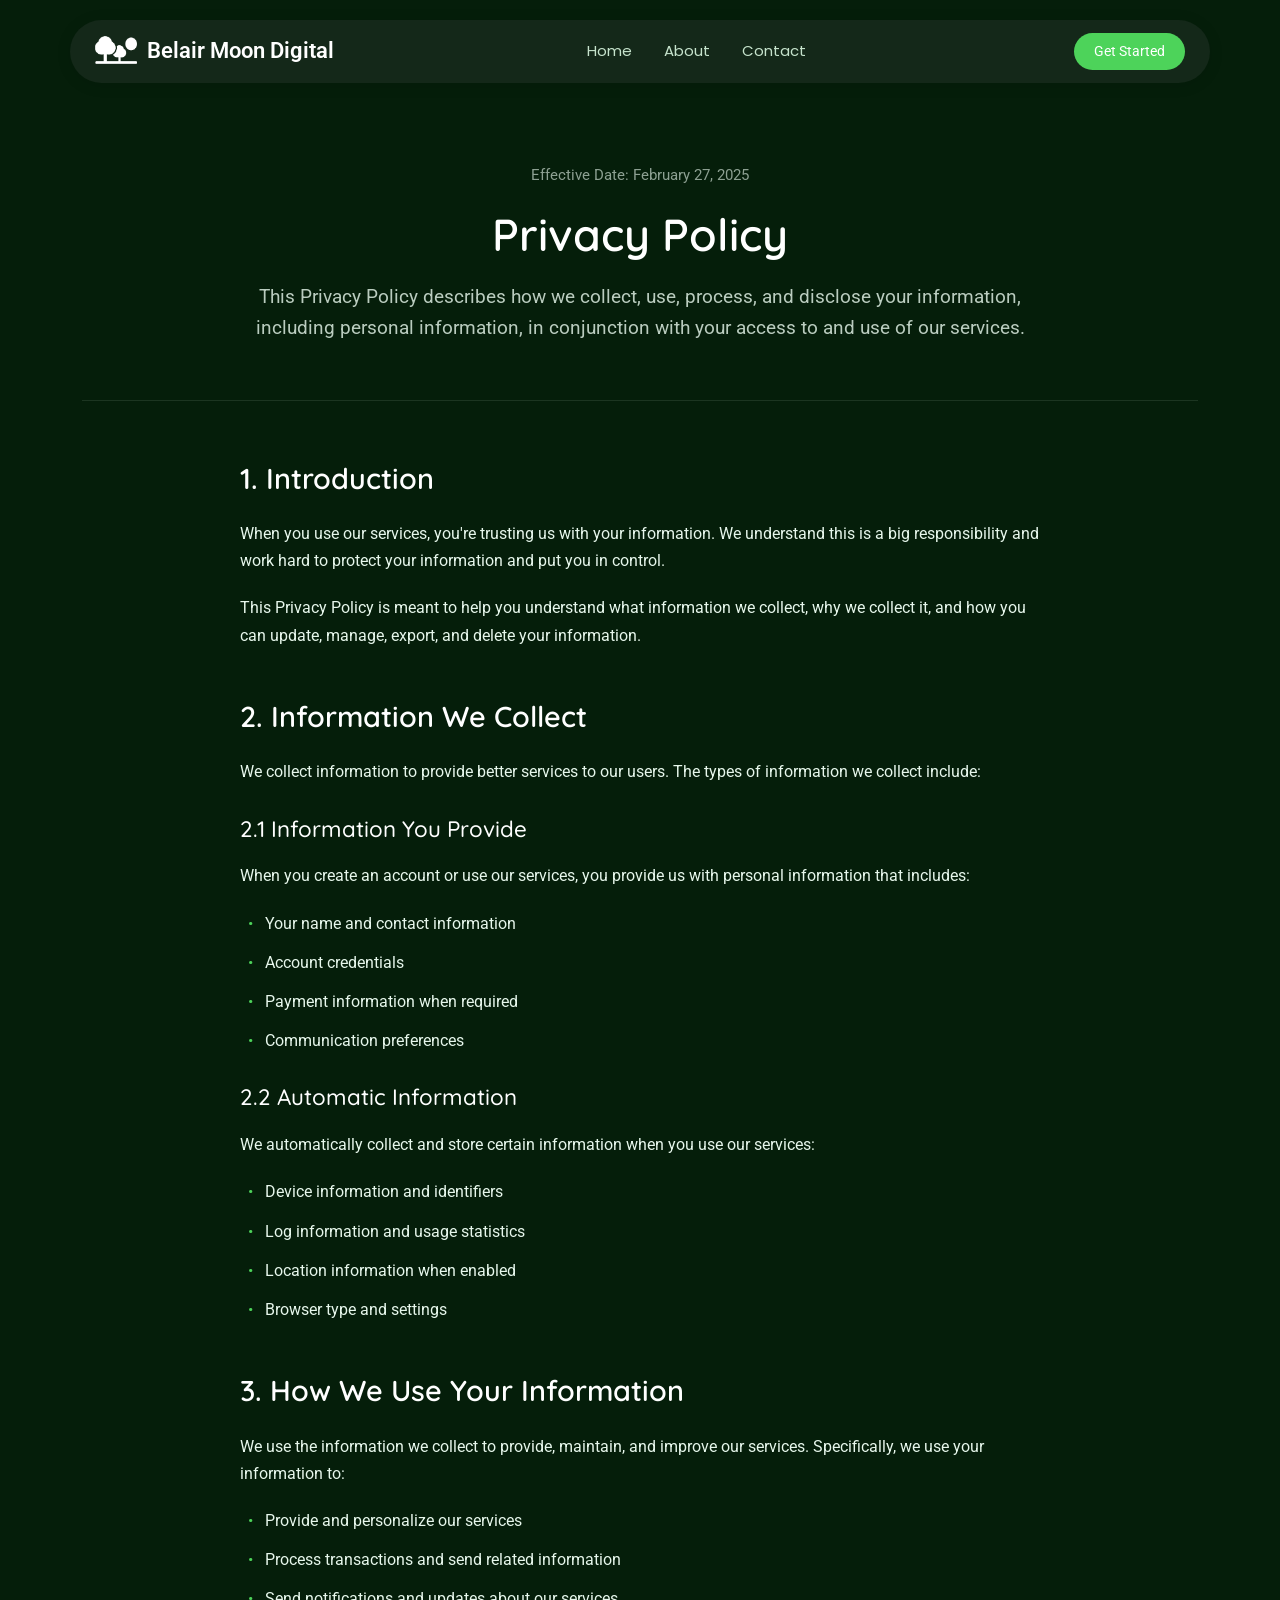
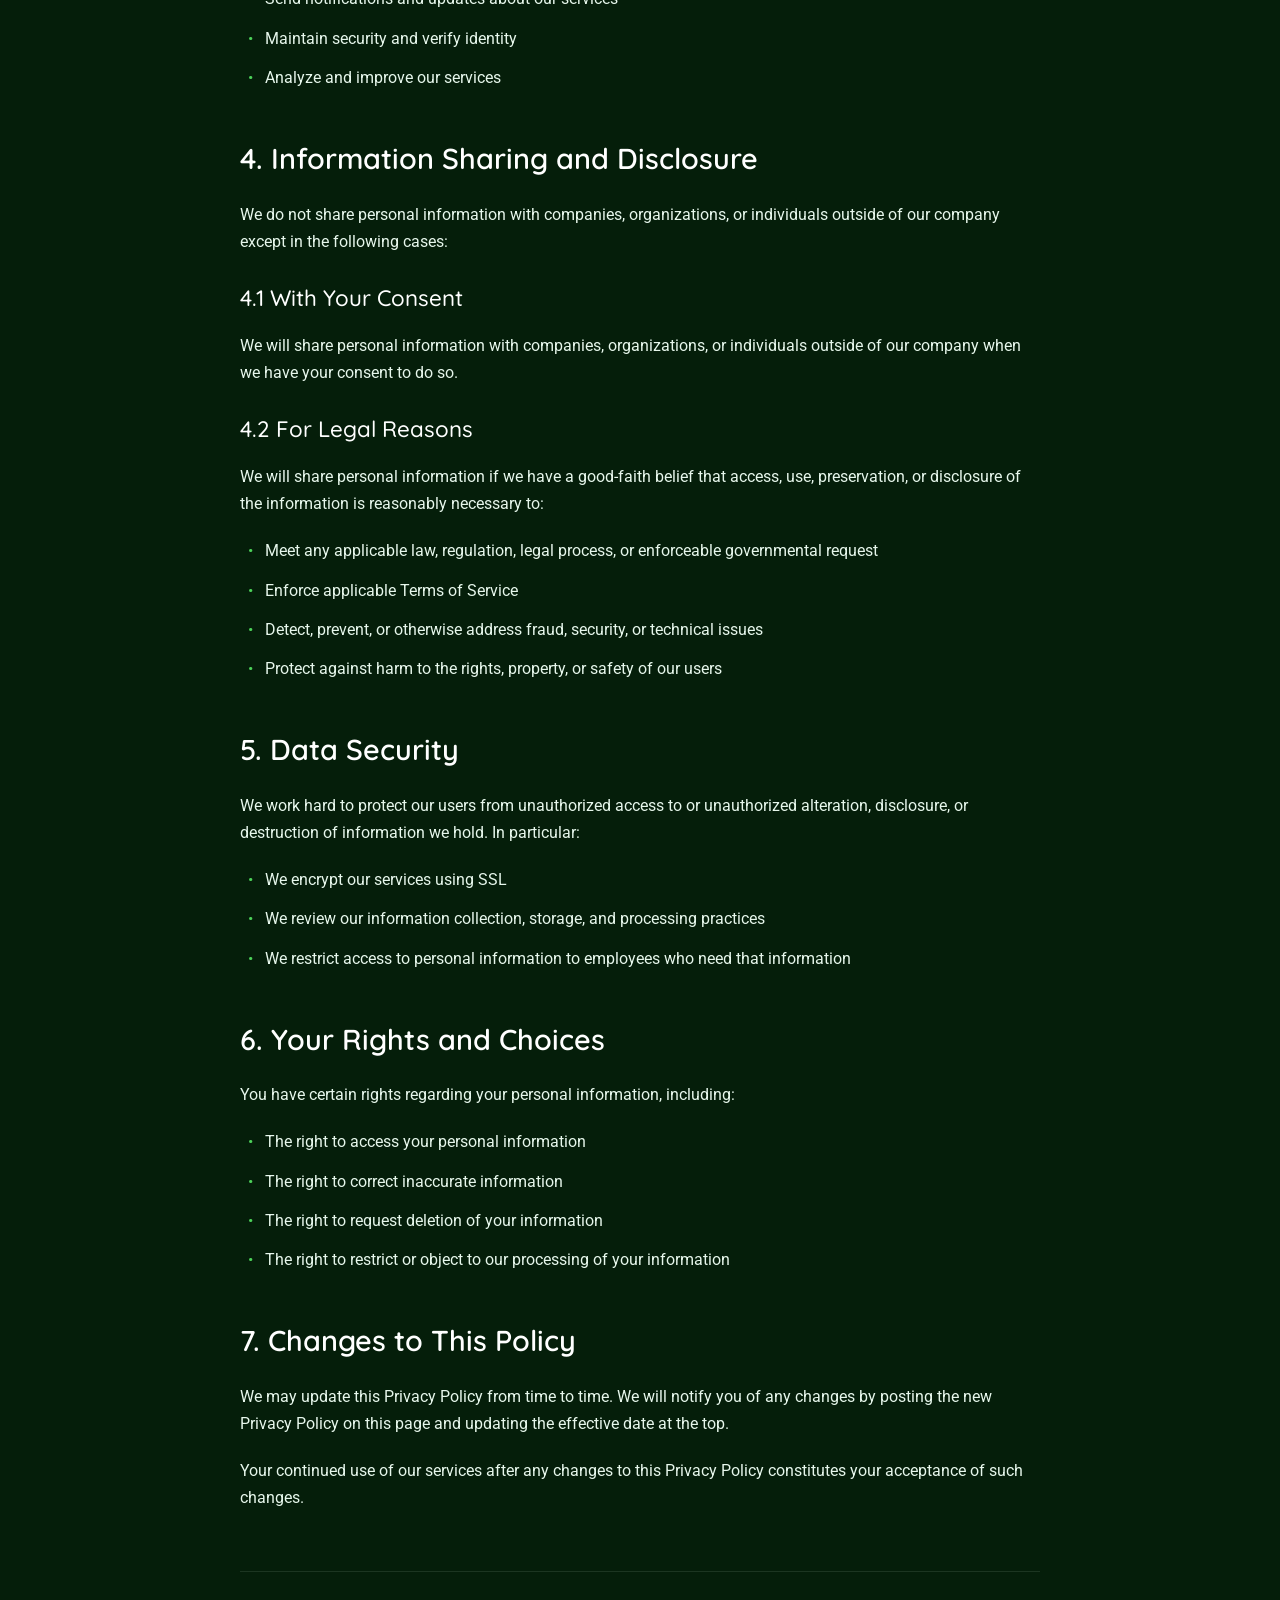
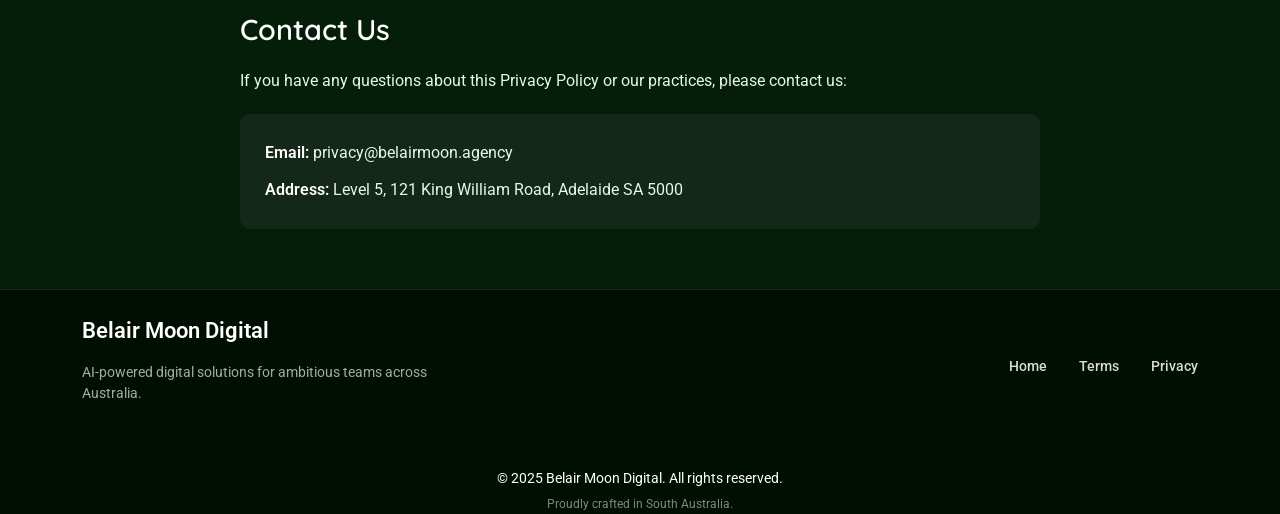
<file: privacy.html>
<!DOCTYPE html>
<html lang="en">

<head>
  <meta charset="utf-8">
  <meta content="width=device-width, initial-scale=1.0" name="viewport">
  <title>Privacy Policy - Belair Moon Digital</title>
  <meta name="description" content="Read the Belair Moon Digital privacy policy and learn how we protect your data across all AI-driven marketing services.">
  <meta name="keywords" content="privacy policy, belair moon digital, data protection, ai marketing">

  <!-- Favicons -->
  <link href="assets/img/favicon.png" rel="icon">
  <link href="assets/img/apple-touch-icon.png" rel="apple-touch-icon">

  <!-- Fonts -->
  <link href="https://fonts.googleapis.com" rel="preconnect">
  <link href="https://fonts.gstatic.com" rel="preconnect" crossorigin>
  <link href="https://fonts.googleapis.com/css2?family=Roboto:ital,wght@0,100;0,300;0,400;0,500;0,700;0,900;1,100;1,300;1,400;1,500;1,700;1,900&family=Poppins:ital,wght@0,100;0,200;0,300;0,400;0,500;0,600;0,700;0,800;0,900;1,100;1,200;1,300;1,400;1,500;1,600;1,700;1,800;1,900&family=Quicksand:wght@300;400;500;600;700&display=swap" rel="stylesheet">

  <!-- Vendor CSS Files -->
  <link href="assets/vendor/bootstrap/css/bootstrap.min.css" rel="stylesheet">
  <link href="assets/vendor/bootstrap-icons/bootstrap-icons.css" rel="stylesheet">
  <link href="assets/vendor/aos/aos.css" rel="stylesheet">
  <link href="assets/vendor/swiper/swiper-bundle.min.css" rel="stylesheet">
  <link href="assets/vendor/glightbox/css/glightbox.min.css" rel="stylesheet">

  <!-- Main CSS File -->
  <link href="assets/css/main.css" rel="stylesheet">

  <!-- =======================================================
  * Template Name: Clarity
  * Template URL: https://bootstrapmade.com/clarity-bootstrap-agency-template/
  * Updated: Sep 13 2025 with Bootstrap v5.3.8
  * Author: BootstrapMade.com
  * License: https://bootstrapmade.com/license/
  ======================================================== -->
</head>

<body class="privacy-page">

  <header id="header" class="header d-flex align-items-center sticky-top">
    <div class="header-container container-fluid container-xl position-relative d-flex align-items-center justify-content-between">

      <a href="index.html" class="logo d-flex align-items-center me-auto me-xl-0">
        <img src="BelairMoonLogo.png" alt="Belair Moon Digital logo">
        <span class="site-title">Belair Moon Digital</span>
      </a>

      <nav id="navmenu" class="navmenu">
        <ul>
          <li><a href="index.html#hero">Home</a></li>
          <li><a href="index.html#about">About</a></li>
          <li><a href="index.html#contact">Contact</a></li>
        </ul>
        <i class="mobile-nav-toggle d-xl-none bi bi-list"></i>
      </nav>

      <a class="btn-getstarted" href="index.html#contact">Get Started</a>

    </div>
  </header>

  <main class="main">

    <!-- Privacy Section -->
    <section id="privacy" class="privacy section">

      <div class="container" data-aos="fade-up">
        <!-- Header -->
        <div class="privacy-header" data-aos="fade-up">
          <div class="header-content">
            <div class="last-updated">Effective Date: February 27, 2025</div>
            <h1>Privacy Policy</h1>
            <p class="intro-text">This Privacy Policy describes how we collect, use, process, and disclose your information, including personal information, in conjunction with your access to and use of our services.</p>
          </div>
        </div>

        <!-- Main Content -->
        <div class="privacy-content" data-aos="fade-up">
          <!-- Introduction -->
          <div class="content-section">
            <h2>1. Introduction</h2>
            <p>When you use our services, you're trusting us with your information. We understand this is a big responsibility and work hard to protect your information and put you in control.</p>
            <p>This Privacy Policy is meant to help you understand what information we collect, why we collect it, and how you can update, manage, export, and delete your information.</p>
          </div>

          <!-- Information Collection -->
          <div class="content-section">
            <h2>2. Information We Collect</h2>
            <p>We collect information to provide better services to our users. The types of information we collect include:</p>

            <h3>2.1 Information You Provide</h3>
            <p>When you create an account or use our services, you provide us with personal information that includes:</p>
            <ul>
              <li>Your name and contact information</li>
              <li>Account credentials</li>
              <li>Payment information when required</li>
              <li>Communication preferences</li>
            </ul>

            <h3>2.2 Automatic Information</h3>
            <p>We automatically collect and store certain information when you use our services:</p>
            <ul>
              <li>Device information and identifiers</li>
              <li>Log information and usage statistics</li>
              <li>Location information when enabled</li>
              <li>Browser type and settings</li>
            </ul>
          </div>

          <!-- Use of Information -->
          <div class="content-section">
            <h2>3. How We Use Your Information</h2>
            <p>We use the information we collect to provide, maintain, and improve our services. Specifically, we use your information to:</p>
            <ul>
              <li>Provide and personalize our services</li>
              <li>Process transactions and send related information</li>
              <li>Send notifications and updates about our services</li>
              <li>Maintain security and verify identity</li>
              <li>Analyze and improve our services</li>
            </ul>
          </div>

          <!-- Information Sharing -->
          <div class="content-section">
            <h2>4. Information Sharing and Disclosure</h2>
            <p>We do not share personal information with companies, organizations, or individuals outside of our company except in the following cases:</p>

            <h3>4.1 With Your Consent</h3>
            <p>We will share personal information with companies, organizations, or individuals outside of our company when we have your consent to do so.</p>

            <h3>4.2 For Legal Reasons</h3>
            <p>We will share personal information if we have a good-faith belief that access, use, preservation, or disclosure of the information is reasonably necessary to:</p>
            <ul>
              <li>Meet any applicable law, regulation, legal process, or enforceable governmental request</li>
              <li>Enforce applicable Terms of Service</li>
              <li>Detect, prevent, or otherwise address fraud, security, or technical issues</li>
              <li>Protect against harm to the rights, property, or safety of our users</li>
            </ul>
          </div>

          <!-- Data Security -->
          <div class="content-section">
            <h2>5. Data Security</h2>
            <p>We work hard to protect our users from unauthorized access to or unauthorized alteration, disclosure, or destruction of information we hold. In particular:</p>
            <ul>
              <li>We encrypt our services using SSL</li>
              <li>We review our information collection, storage, and processing practices</li>
              <li>We restrict access to personal information to employees who need that information</li>
            </ul>
          </div>

          <!-- Your Rights -->
          <div class="content-section">
            <h2>6. Your Rights and Choices</h2>
            <p>You have certain rights regarding your personal information, including:</p>
            <ul>
              <li>The right to access your personal information</li>
              <li>The right to correct inaccurate information</li>
              <li>The right to request deletion of your information</li>
              <li>The right to restrict or object to our processing of your information</li>
            </ul>
          </div>

          <!-- Policy Updates -->
          <div class="content-section">
            <h2>7. Changes to This Policy</h2>
            <p>We may update this Privacy Policy from time to time. We will notify you of any changes by posting the new Privacy Policy on this page and updating the effective date at the top.</p>
            <p>Your continued use of our services after any changes to this Privacy Policy constitutes your acceptance of such changes.</p>
          </div>
        </div>

        <!-- Contact Section -->
        <div class="privacy-contact" data-aos="fade-up">
          <h2>Contact Us</h2>
          <p>If you have any questions about this Privacy Policy or our practices, please contact us:</p>
          <div class="contact-details">
            <p><strong>Email:</strong> privacy@belairmoon.agency</p>
            <p><strong>Address:</strong> Level 5, 121 King William Road, Adelaide SA 5000</p>
          </div>
        </div>

      </div>

    </section><!-- /Privacy Section -->

  </main>

  <footer id="footer" class="footer position-relative dark-background">

    <div class="container footer-top py-4">
      <div class="row gy-4 align-items-center">
        <div class="col-lg-4 col-md-6">
          <a href="index.html" class="logo d-flex align-items-center">
            <span class="site-title">Belair Moon Digital</span>
          </a>
          <p class="footer-tagline">AI-powered digital solutions for ambitious teams across Australia.</p>
        </div>
        <div class="col-lg-8 col-md-6">
          <nav class="footer-nav">
            <ul class="footer-links list-inline mb-0">
              <li class="list-inline-item"><a href="index.html">Home</a></li>
              <li class="list-inline-item"><a href="terms.html">Terms</a></li>
              <li class="list-inline-item"><a href="privacy.html">Privacy</a></li>
            </ul>
          </nav>
        </div>
      </div>
    </div>

    <div class="container text-center mt-4">
      <p class="mb-1">© 2025 Belair Moon Digital. All rights reserved.</p>
      <small class="text-white-50">Proudly crafted in South Australia.</small>
    </div>

  </footer>

  <!-- Scroll Top -->
  <a href="#" id="scroll-top" class="scroll-top d-flex align-items-center justify-content-center"><i class="bi bi-arrow-up-short"></i></a>

  <!-- Preloader -->
  <div id="preloader"></div>

  <!-- Vendor JS Files -->
  <script src="assets/vendor/bootstrap/js/bootstrap.bundle.min.js"></script>
  <script src="assets/vendor/php-email-form/validate.js"></script>
  <script src="assets/vendor/aos/aos.js"></script>
  <script src="assets/vendor/purecounter/purecounter_vanilla.js"></script>
  <script src="assets/vendor/imagesloaded/imagesloaded.pkgd.min.js"></script>
  <script src="assets/vendor/isotope-layout/isotope.pkgd.min.js"></script>
  <script src="assets/vendor/swiper/swiper-bundle.min.js"></script>
  <script src="assets/vendor/glightbox/js/glightbox.min.js"></script>

  <!-- Main JS File -->
  <script src="assets/js/main.js"></script>

</body>

</html>
</file>
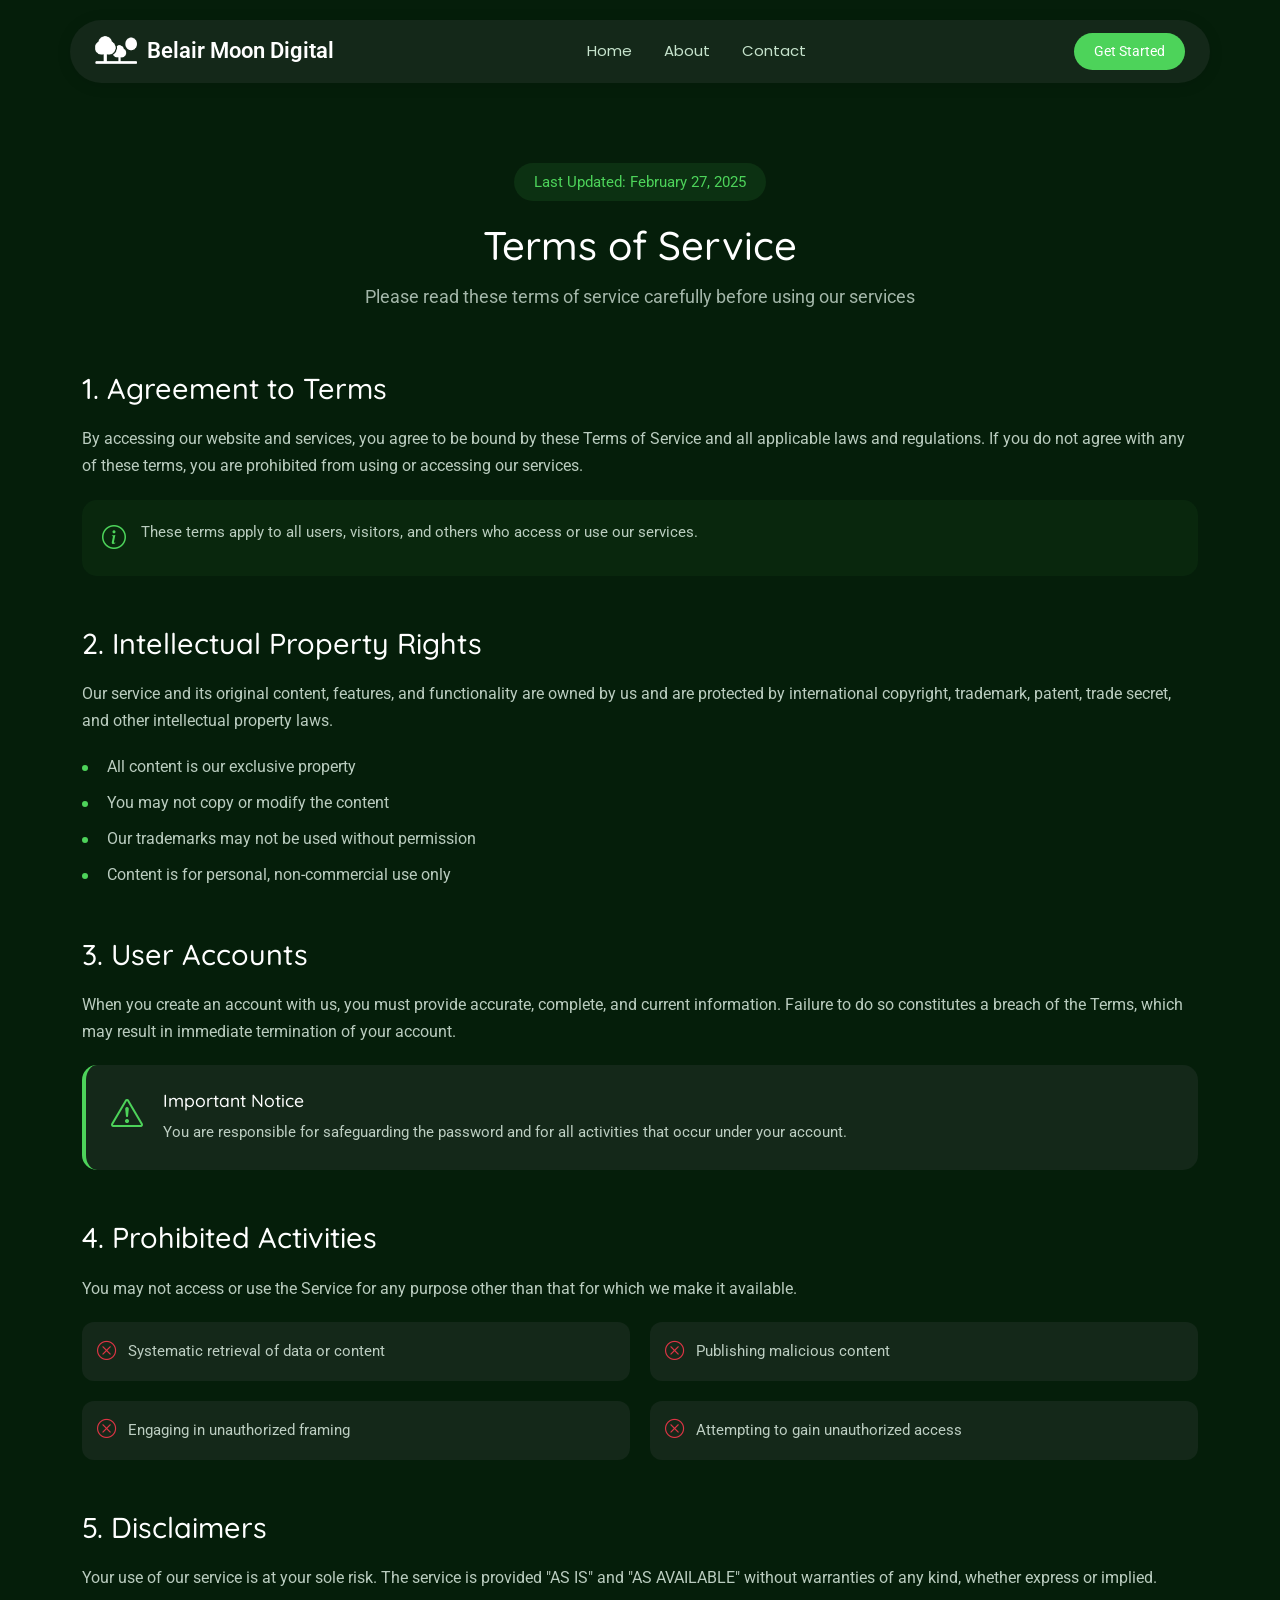
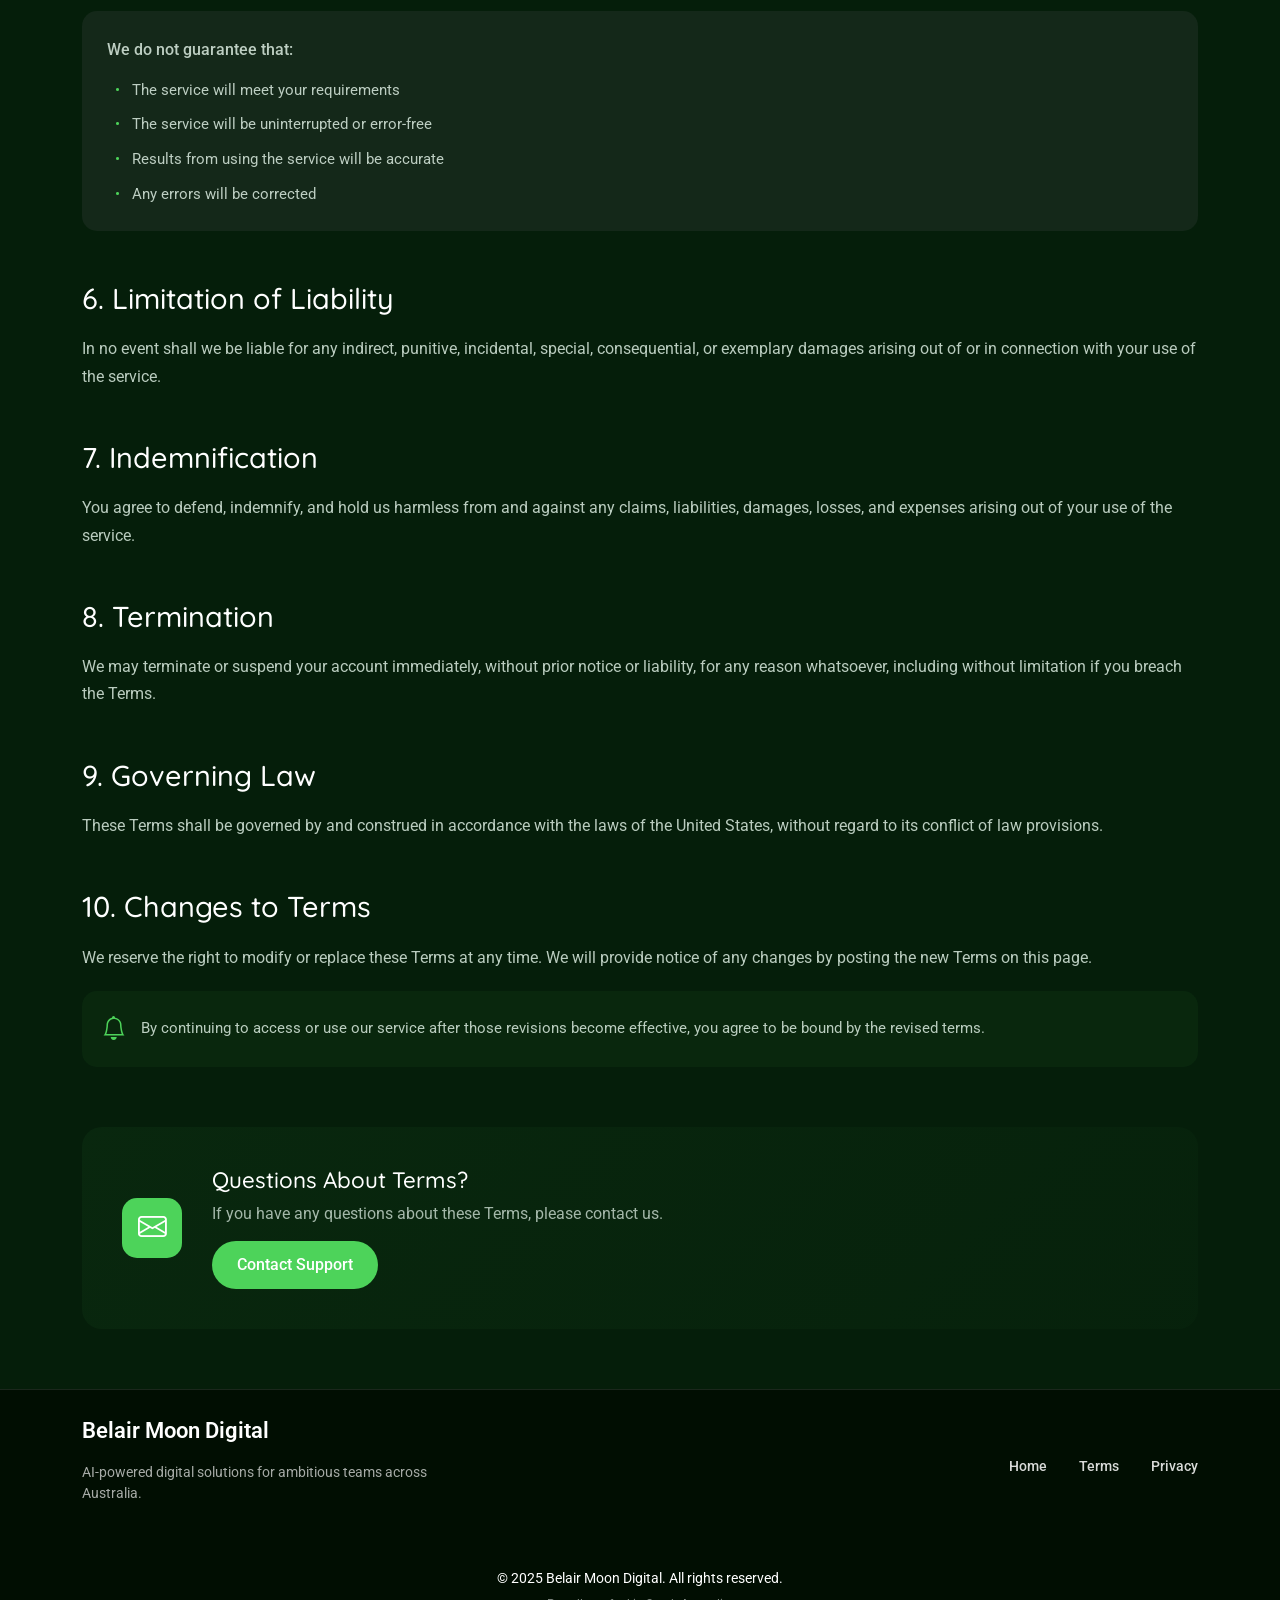
<file: terms.html>
<!DOCTYPE html>
<html lang="en">

<head>
  <meta charset="utf-8">
  <meta content="width=device-width, initial-scale=1.0" name="viewport">
  <title>Terms of Service - Belair Moon Digital</title>
  <meta name="description" content="Terms of Service for Belair Moon Digital - Please read these terms carefully before using our services">
  <meta name="keywords" content="terms of service, legal, belair moon digital">

  <!-- Favicons -->
  <link href="assets/img/favicon.png" rel="icon">
  <link href="assets/img/apple-touch-icon.png" rel="apple-touch-icon">

  <!-- Fonts -->
  <link href="https://fonts.googleapis.com" rel="preconnect">
  <link href="https://fonts.gstatic.com" rel="preconnect" crossorigin>
  <link href="https://fonts.googleapis.com/css2?family=Roboto:ital,wght@0,100;0,300;0,400;0,500;0,700;0,900;1,100;1,300;1,400;1,500;1,700;1,900&family=Poppins:ital,wght@0,100;0,200;0,300;0,400;0,500;0,600;0,700;0,800;0,900;1,100;1,200;1,300;1,400;1,500;1,600;1,700;1,800;1,900&family=Quicksand:wght@300;400;500;600;700&display=swap" rel="stylesheet">

  <!-- Vendor CSS Files -->
  <link href="assets/vendor/bootstrap/css/bootstrap.min.css" rel="stylesheet">
  <link href="assets/vendor/bootstrap-icons/bootstrap-icons.css" rel="stylesheet">
  <link href="assets/vendor/aos/aos.css" rel="stylesheet">
  <link href="assets/vendor/swiper/swiper-bundle.min.css" rel="stylesheet">
  <link href="assets/vendor/glightbox/css/glightbox.min.css" rel="stylesheet">

  <!-- Main CSS File -->
  <link href="assets/css/main.css" rel="stylesheet">

</head>

<body class="terms-page">

  <header id="header" class="header d-flex align-items-center sticky-top">
    <div class="header-container container-fluid container-xl position-relative d-flex align-items-center justify-content-between">

      <a href="index.html" class="logo d-flex align-items-center me-auto me-xl-0">
        <img src="BelairMoonLogo.png" alt="Belair Moon Digital logo">
        <span class="site-title">Belair Moon Digital</span>
      </a>

      <nav id="navmenu" class="navmenu">
        <ul>
          <li><a href="index.html#hero">Home</a></li>
          <li><a href="index.html#about">About</a></li>
          <li><a href="index.html#contact">Contact</a></li>
        </ul>
        <i class="mobile-nav-toggle d-xl-none bi bi-list"></i>
      </nav>

      <a class="btn-getstarted" href="index.html#contact">Get Started</a>

    </div>
  </header>

  <main class="main">

    <!-- Terms Of Service Section -->
    <section id="terms-of-service" class="terms-of-service section">

      <div class="container" data-aos="fade-up">
        <!-- Page Header -->
        <div class="tos-header text-center" data-aos="fade-up">
          <span class="last-updated">Last Updated: February 27, 2025</span>
          <h2>Terms of Service</h2>
          <p>Please read these terms of service carefully before using our services</p>
        </div>

        <!-- Content -->
        <div class="tos-content" data-aos="fade-up" data-aos-delay="200">
          <!-- Agreement Section -->
          <div id="agreement" class="content-section">
            <h3>1. Agreement to Terms</h3>
            <p>By accessing our website and services, you agree to be bound by these Terms of Service and all applicable laws and regulations. If you do not agree with any of these terms, you are prohibited from using or accessing our services.</p>
            <div class="info-box">
              <i class="bi bi-info-circle"></i>
              <p>These terms apply to all users, visitors, and others who access or use our services.</p>
            </div>
          </div>

          <!-- Intellectual Property -->
          <div id="intellectual-property" class="content-section">
            <h3>2. Intellectual Property Rights</h3>
            <p>Our service and its original content, features, and functionality are owned by us and are protected by international copyright, trademark, patent, trade secret, and other intellectual property laws.</p>
            <ul class="list-items">
              <li>All content is our exclusive property</li>
              <li>You may not copy or modify the content</li>
              <li>Our trademarks may not be used without permission</li>
              <li>Content is for personal, non-commercial use only</li>
            </ul>
          </div>

          <!-- User Accounts -->
          <div id="user-accounts" class="content-section">
            <h3>3. User Accounts</h3>
            <p>When you create an account with us, you must provide accurate, complete, and current information. Failure to do so constitutes a breach of the Terms, which may result in immediate termination of your account.</p>
            <div class="alert-box">
              <i class="bi bi-exclamation-triangle"></i>
              <div class="alert-content">
                <h5>Important Notice</h5>
                <p>You are responsible for safeguarding the password and for all activities that occur under your account.</p>
              </div>
            </div>
          </div>

          <!-- Prohibited Activities -->
          <div id="prohibited" class="content-section">
            <h3>4. Prohibited Activities</h3>
            <p>You may not access or use the Service for any purpose other than that for which we make it available.</p>
            <div class="prohibited-list">
              <div class="prohibited-item">
                <i class="bi bi-x-circle"></i>
                <span>Systematic retrieval of data or content</span>
              </div>
              <div class="prohibited-item">
                <i class="bi bi-x-circle"></i>
                <span>Publishing malicious content</span>
              </div>
              <div class="prohibited-item">
                <i class="bi bi-x-circle"></i>
                <span>Engaging in unauthorized framing</span>
              </div>
              <div class="prohibited-item">
                <i class="bi bi-x-circle"></i>
                <span>Attempting to gain unauthorized access</span>
              </div>
            </div>
          </div>

          <!-- Disclaimers -->
          <div id="disclaimer" class="content-section">
            <h3>5. Disclaimers</h3>
            <p>Your use of our service is at your sole risk. The service is provided "AS IS" and "AS AVAILABLE" without warranties of any kind, whether express or implied.</p>
            <div class="disclaimer-box">
              <p>We do not guarantee that:</p>
              <ul>
                <li>The service will meet your requirements</li>
                <li>The service will be uninterrupted or error-free</li>
                <li>Results from using the service will be accurate</li>
                <li>Any errors will be corrected</li>
              </ul>
            </div>
          </div>

          <!-- Limitation of Liability -->
          <div id="limitation" class="content-section">
            <h3>6. Limitation of Liability</h3>
            <p>In no event shall we be liable for any indirect, punitive, incidental, special, consequential, or exemplary damages arising out of or in connection with your use of the service.</p>
          </div>

          <!-- Indemnification -->
          <div id="indemnification" class="content-section">
            <h3>7. Indemnification</h3>
            <p>You agree to defend, indemnify, and hold us harmless from and against any claims, liabilities, damages, losses, and expenses arising out of your use of the service.</p>
          </div>

          <!-- Termination -->
          <div id="termination" class="content-section">
            <h3>8. Termination</h3>
            <p>We may terminate or suspend your account immediately, without prior notice or liability, for any reason whatsoever, including without limitation if you breach the Terms.</p>
          </div>

          <!-- Governing Law -->
          <div id="governing-law" class="content-section">
            <h3>9. Governing Law</h3>
            <p>These Terms shall be governed by and construed in accordance with the laws of the United States, without regard to its conflict of law provisions.</p>
          </div>

          <!-- Changes -->
          <div id="changes" class="content-section">
            <h3>10. Changes to Terms</h3>
            <p>We reserve the right to modify or replace these Terms at any time. We will provide notice of any changes by posting the new Terms on this page.</p>
            <div class="notice-box">
              <i class="bi bi-bell"></i>
              <p>By continuing to access or use our service after those revisions become effective, you agree to be bound by the revised terms.</p>
            </div>
          </div>
        </div>

        <!-- Contact Section -->
        <div class="tos-contact" data-aos="fade-up" data-aos-delay="300">
          <div class="contact-box">
            <div class="contact-icon">
              <i class="bi bi-envelope"></i>
            </div>
            <div class="contact-content">
              <h4>Questions About Terms?</h4>
              <p>If you have any questions about these Terms, please contact us.</p>
              <a href="mailto:legal@belairmoon.agency" class="contact-link">Contact Support</a>
            </div>
          </div>
        </div>
      </div>

    </section><!-- /Terms Of Service Section -->

  </main>

  <footer id="footer" class="footer position-relative dark-background">

    <div class="container footer-top py-4">
      <div class="row gy-4 align-items-center">
        <div class="col-lg-4 col-md-6">
          <a href="index.html" class="logo d-flex align-items-center">
            <span class="site-title">Belair Moon Digital</span>
          </a>
          <p class="footer-tagline">AI-powered digital solutions for ambitious teams across Australia.</p>
        </div>
        <div class="col-lg-8 col-md-6">
          <nav class="footer-nav">
            <ul class="footer-links list-inline mb-0">
              <li class="list-inline-item"><a href="index.html">Home</a></li>
              <li class="list-inline-item"><a href="terms.html">Terms</a></li>
              <li class="list-inline-item"><a href="privacy.html">Privacy</a></li>
            </ul>
          </nav>
        </div>
      </div>
    </div>

    <div class="container text-center mt-4">
      <p class="mb-1">© 2025 Belair Moon Digital. All rights reserved.</p>
      <small class="text-white-50">Proudly crafted in South Australia.</small>
    </div>

  </footer>

  <!-- Scroll Top -->
  <a href="#" id="scroll-top" class="scroll-top d-flex align-items-center justify-content-center"><i class="bi bi-arrow-up-short"></i></a>

  <!-- Preloader -->
  <div id="preloader"></div>

  <!-- Vendor JS Files -->
  <script src="assets/vendor/bootstrap/js/bootstrap.bundle.min.js"></script>
  <script src="assets/vendor/php-email-form/validate.js"></script>
  <script src="assets/vendor/aos/aos.js"></script>
  <script src="assets/vendor/purecounter/purecounter_vanilla.js"></script>
  <script src="assets/vendor/imagesloaded/imagesloaded.pkgd.min.js"></script>
  <script src="assets/vendor/isotope-layout/isotope.pkgd.min.js"></script>
  <script src="assets/vendor/swiper/swiper-bundle.min.js"></script>
  <script src="assets/vendor/glightbox/js/glightbox.min.js"></script>

  <!-- Main JS File -->
  <script src="assets/js/main.js"></script>

</body>

</html>
</file>
<file: assets/css/main.css>
/**
* Template Name: Clarity
* Template URL: https://bootstrapmade.com/clarity-bootstrap-agency-template/
* Updated: Sep 13 2025 with Bootstrap v5.3.8
* Author: BootstrapMade.com
* License: https://bootstrapmade.com/license/
*/

@charset "UTF-8";

/*--------------------------------------------------------------
# Font & Color Variables
# Help: https://bootstrapmade.com/color-system/
--------------------------------------------------------------*/
/* Fonts */
:root {
  --default-font: "Roboto",  system-ui, -apple-system, "Segoe UI", Roboto, "Helvetica Neue", Arial, "Noto Sans", "Liberation Sans", sans-serif, "Apple Color Emoji", "Segoe UI Emoji", "Segoe UI Symbol", "Noto Color Emoji";
  --heading-font: "Quicksand",  sans-serif;
  --nav-font: "Poppins",  sans-serif;
}

/* Global Colors - The following color variables are used throughout the website. Updating them here will change the color scheme of the entire website */
:root { 
  --background-color: #051e0a; /* Background color for the entire website, including individual sections */
  --default-color: #e7f7ec; /* Default color used for the majority of the text content across the entire website */
  --heading-color: #ffffff; /* Color for headings, subheadings and title throughout the website */
  --accent-color: #4dd35a; /* Accent color that represents your brand on the website. It's used for buttons, links, and other elements that need to stand out */
  --surface-color: #142819; /* The surface color is used as a background of boxed elements within sections, such as cards, icon boxes, or other elements that require a visual separation from the global background. */
  --contrast-color: #ffffff; /* Contrast color for text, ensuring readability against backgrounds of accent, heading, or default colors. */
}

/* Nav Menu Colors - The following color variables are used specifically for the navigation menu. They are separate from the global colors to allow for more customization options */
:root {
  --nav-color: #c6e3cc;  /* The default color of the main navmenu links */
  --nav-hover-color: #ffffff; /* Applied to main navmenu links when they are hovered over or active */
  --nav-mobile-background-color: #030f05; /* Used as the background color for mobile navigation menu */
  --nav-dropdown-background-color: #1f4023; /* Used as the background color for dropdown items that appear when hovering over primary navigation items */
  --nav-dropdown-color: #c6e3cc; /* Used for navigation links of the dropdown items in the navigation menu. */
  --nav-dropdown-hover-color: #ffffff; /* Similar to --nav-hover-color, this color is applied to dropdown navigation links when they are hovered over. */
}

/* Color Presets - These classes override global colors when applied to any section or element, providing reuse of the sam color scheme. */

.light-background {
  --background-color: #0c4a11;
  --surface-color: #137619;
}

.dark-background {
  --background-color: #010e02;
  --default-color: #ffffff;
  --heading-color: #ffffff;
  --surface-color: #252525;
  --contrast-color: #ffffff;
}

/* Smooth scroll */
:root {
  scroll-behavior: smooth;
}

/*--------------------------------------------------------------
# General Styling & Shared Classes
--------------------------------------------------------------*/
body {
  color: var(--default-color);
  background-color: var(--background-color);
  font-family: var(--default-font);
}

a {
  color: var(--accent-color);
  text-decoration: none;
  transition: 0.3s;
}

a:hover {
  color: color-mix(in srgb, var(--accent-color), transparent 25%);
  text-decoration: none;
}

h1,
h2,
h3,
h4,
h5,
h6 {
  color: var(--heading-color);
  font-family: var(--heading-font);
}

/* PHP Email Form Messages
------------------------------*/
.php-email-form .error-message {
  display: none;
  background: #df1529;
  color: #ffffff;
  text-align: left;
  padding: 15px;
  margin-bottom: 24px;
  font-weight: 600;
}

.php-email-form .sent-message {
  display: none;
  color: #ffffff;
  background: #059652;
  text-align: center;
  padding: 15px;
  margin-bottom: 24px;
  font-weight: 600;
}

.php-email-form .loading {
  display: none;
  background: var(--surface-color);
  text-align: center;
  padding: 15px;
  margin-bottom: 24px;
}

.php-email-form .loading:before {
  content: "";
  display: inline-block;
  border-radius: 50%;
  width: 24px;
  height: 24px;
  margin: 0 10px -6px 0;
  border: 3px solid var(--accent-color);
  border-top-color: var(--surface-color);
  animation: php-email-form-loading 1s linear infinite;
}

@keyframes php-email-form-loading {
  0% {
    transform: rotate(0deg);
  }

  100% {
    transform: rotate(360deg);
  }
}

/*--------------------------------------------------------------
# Global Header
--------------------------------------------------------------*/
.header {
  --background-color: rgba(255, 255, 255, 0);
  color: var(--default-color);
  background-color: var(--background-color);
  padding: 20px 0;
  transition: all 0.5s;
  z-index: 997;
}

.header .header-container {
  background: var(--surface-color);
  border-radius: 50px;
  padding: 5px 25px;
  box-shadow: 0px 2px 15px rgba(0, 0, 0, 0.1);
}

.header .logo {
  line-height: 1;
}

.header .logo img {
  max-height: 42px;
  margin-right: 10px;
}

.header .logo .site-title {
  font-size: 22px;
  margin: 0;
  font-weight: 600;
  color: var(--heading-color);
}

.site-title {
  font-size: 20px;
  font-weight: 600;
  color: var(--heading-color);
}

.header .btn-getstarted,
.header .btn-getstarted:focus {
  color: var(--contrast-color);
  background: var(--accent-color);
  font-size: 14px;
  padding: 8px 20px;
  margin: 0 0 0 30px;
  border-radius: 50px;
  transition: 0.3s;
}

.header .btn-getstarted:hover,
.header .btn-getstarted:focus:hover {
  color: var(--contrast-color);
  background: color-mix(in srgb, var(--accent-color), transparent 15%);
}

@media (max-width: 1200px) {
  .header {
    padding-top: 10px;
  }

  .header .header-container {
    margin-left: 10px;
    margin-right: 10px;
    padding: 10px 5px 10px 15px;
  }

  .header .logo {
    order: 1;
  }

  .header .btn-getstarted {
    order: 2;
    margin: 0 10px 0 0;
    padding: 6px 15px;
  }

  .header .navmenu {
    order: 3;
  }
}

/*--------------------------------------------------------------
# Navigation Menu
--------------------------------------------------------------*/
/* Desktop Navigation */
@media (min-width: 1200px) {
  .navmenu {
    padding: 0;
  }

  .navmenu ul {
    margin: 0;
    padding: 0;
    display: flex;
    list-style: none;
    align-items: center;
  }

  .navmenu li {
    position: relative;
  }

  .navmenu>ul>li {
    white-space: nowrap;
    padding: 15px 14px;
  }

  .navmenu>ul>li:last-child {
    padding-right: 0;
  }

  .navmenu a,
  .navmenu a:focus {
    color: var(--nav-color);
    font-size: 15px;
    padding: 0 2px;
    font-family: var(--nav-font);
    font-weight: 400;
    display: flex;
    align-items: center;
    justify-content: space-between;
    white-space: nowrap;
    transition: 0.3s;
    position: relative;
  }

  .navmenu a i,
  .navmenu a:focus i {
    font-size: 12px;
    line-height: 0;
    margin-left: 5px;
    transition: 0.3s;
  }

  .navmenu>ul>li>a:before {
    content: "";
    position: absolute;
    width: 100%;
    height: 2px;
    bottom: -6px;
    left: 0;
    background-color: var(--accent-color);
    visibility: hidden;
    width: 0px;
    transition: all 0.3s ease-in-out 0s;
  }

  .navmenu a:hover:before,
  .navmenu li:hover>a:before,
  .navmenu .active:before {
    visibility: visible;
    width: 100%;
  }

  .navmenu li:hover>a,
  .navmenu .active,
  .navmenu .active:focus {
    color: var(--nav-hover-color);
  }

  .navmenu .dropdown ul {
    margin: 0;
    padding: 10px 0;
    background: var(--nav-dropdown-background-color);
    display: block;
    position: absolute;
    visibility: hidden;
    left: 14px;
    top: 130%;
    opacity: 0;
    transition: 0.3s;
    border-radius: 4px;
    z-index: 99;
    box-shadow: 0px 0px 30px rgba(0, 0, 0, 0.1);
  }

  .navmenu .dropdown ul li {
    min-width: 200px;
  }

  .navmenu .dropdown ul a {
    padding: 10px 20px;
    font-size: 15px;
    text-transform: none;
    color: var(--nav-dropdown-color);
  }

  .navmenu .dropdown ul a i {
    font-size: 12px;
  }

  .navmenu .dropdown ul a:hover,
  .navmenu .dropdown ul .active:hover,
  .navmenu .dropdown ul li:hover>a {
    color: var(--nav-dropdown-hover-color);
  }

  .navmenu .dropdown:hover>ul {
    opacity: 1;
    top: 100%;
    visibility: visible;
  }

  .navmenu .dropdown .dropdown ul {
    top: 0;
    left: -90%;
    visibility: hidden;
  }

  .navmenu .dropdown .dropdown:hover>ul {
    opacity: 1;
    top: 0;
    left: -100%;
    visibility: visible;
  }
}

/* Mobile Navigation */
@media (max-width: 1199px) {
  .mobile-nav-toggle {
    color: var(--nav-color);
    font-size: 28px;
    line-height: 0;
    margin-right: 10px;
    cursor: pointer;
    transition: color 0.3s;
  }

  .navmenu {
    padding: 0;
    z-index: 9997;
  }

  .navmenu ul {
    display: none;
    list-style: none;
    position: absolute;
    inset: 60px 20px 20px 20px;
    padding: 10px 0;
    margin: 0;
    border-radius: 6px;
    background-color: var(--nav-mobile-background-color);
    border: 1px solid color-mix(in srgb, var(--default-color), transparent 90%);
    box-shadow: none;
    overflow-y: auto;
    transition: 0.3s;
    z-index: 9998;
  }

  .navmenu a,
  .navmenu a:focus {
    color: var(--nav-dropdown-color);
    padding: 10px 20px;
    font-family: var(--nav-font);
    font-size: 17px;
    font-weight: 500;
    display: flex;
    align-items: center;
    justify-content: space-between;
    white-space: nowrap;
    transition: 0.3s;
  }

  .navmenu a i,
  .navmenu a:focus i {
    font-size: 12px;
    line-height: 0;
    margin-left: 5px;
    width: 30px;
    height: 30px;
    display: flex;
    align-items: center;
    justify-content: center;
    border-radius: 50%;
    transition: 0.3s;
    background-color: color-mix(in srgb, var(--accent-color), transparent 90%);
  }

  .navmenu a i:hover,
  .navmenu a:focus i:hover {
    background-color: var(--accent-color);
    color: var(--contrast-color);
  }

  .navmenu a:hover,
  .navmenu .active,
  .navmenu .active:focus {
    color: var(--nav-dropdown-hover-color);
  }

  .navmenu .active i,
  .navmenu .active:focus i {
    background-color: var(--accent-color);
    color: var(--contrast-color);
    transform: rotate(180deg);
  }

  .navmenu .dropdown ul {
    position: static;
    display: none;
    z-index: 99;
    padding: 10px 0;
    margin: 10px 20px;
    background-color: var(--nav-dropdown-background-color);
    transition: all 0.5s ease-in-out;
  }

  .navmenu .dropdown ul ul {
    background-color: rgba(33, 37, 41, 0.1);
  }

  .navmenu .dropdown>.dropdown-active {
    display: block;
    background-color: rgba(33, 37, 41, 0.03);
  }

  .mobile-nav-active {
    overflow: hidden;
  }

  .mobile-nav-active .mobile-nav-toggle {
    color: #fff;
    position: absolute;
    font-size: 32px;
    top: 15px;
    right: 15px;
    margin-right: 0;
    z-index: 9999;
  }

  .mobile-nav-active .navmenu {
    position: fixed;
    overflow: hidden;
    inset: 0;
    background: rgba(33, 37, 41, 0.8);
    transition: 0.3s;
  }

  .mobile-nav-active .navmenu>ul {
    display: block;
  }
}

/*--------------------------------------------------------------
# Global Footer
--------------------------------------------------------------*/
.footer {
  color: var(--default-color);
  background-color: var(--background-color);
  font-size: 14px;
  position: relative;
  border-top: 1px solid color-mix(in srgb, var(--default-color), transparent 90%);
}

.footer .footer-top {
  padding-top: 50px;
}

.footer .footer-about .logo {
  line-height: 1;
  margin-bottom: 25px;
}

.footer .footer-about .logo img {
  max-height: 40px;
  margin-right: 6px;
}

.footer .footer-about .logo span {
  color: var(--heading-color);
  font-family: var(--heading-font);
  font-size: 26px;
  font-weight: 700;
  letter-spacing: 1px;
}

.footer .footer-about p {
  font-size: 14px;
  font-family: var(--heading-font);
}

.footer .logo .site-title {
  color: #ffffff;
  font-size: 22px;
  margin: 0;
}

.footer .footer-tagline {
  color: rgba(255, 255, 255, 0.65);
  margin-top: 15px;
  max-width: 420px;
}

.footer .footer-nav .footer-links {
  display: flex;
  flex-wrap: wrap;
  gap: 1.5rem;
  justify-content: flex-end;
  padding: 0;
  margin: 0;
}

.footer .footer-nav .footer-links li {
  list-style: none;
}

.footer .footer-nav .footer-links a {
  color: rgba(255, 255, 255, 0.85);
  font-weight: 500;
  text-decoration: none;
  transition: color 0.3s ease;
}

.footer .footer-nav .footer-links a:hover {
  color: #ffffff;
}

.footer .social-links a {
  display: flex;
  align-items: center;
  justify-content: center;
  width: 40px;
  height: 40px;
  border-radius: 50%;
  border: 1px solid color-mix(in srgb, var(--default-color), transparent 50%);
  font-size: 16px;
  color: color-mix(in srgb, var(--default-color), transparent 20%);
  margin-right: 10px;
  transition: 0.3s;
}

.footer .social-links a:hover {
  color: var(--accent-color);
  border-color: var(--accent-color);
}

.footer h4 {
  font-size: 16px;
  font-weight: bold;
  position: relative;
  padding-bottom: 12px;
}

.footer .footer-links {
  margin-bottom: 30px;
}

.footer .footer-links ul {
  list-style: none;
  padding: 0;
  margin: 0;
}

.footer .footer-links ul i {
  padding-right: 2px;
  font-size: 12px;
  line-height: 0;
}

.footer .footer-links ul li {
  padding: 10px 0;
  display: flex;
  align-items: center;
}

.footer .footer-links ul li:first-child {
  padding-top: 0;
}

.footer .footer-links ul a {
  color: color-mix(in srgb, var(--default-color), transparent 30%);
  display: inline-block;
  line-height: 1;
}

.footer .footer-links ul a:hover {
  color: var(--accent-color);
}

.footer .footer-contact p {
  margin-bottom: 5px;
}

.footer .copyright {
  padding: 25px 0;
  border-top: 1px solid color-mix(in srgb, var(--default-color), transparent 90%);
}

.footer .copyright p {
  margin-bottom: 0;
}

.footer .credits {
  margin-top: 8px;
  font-size: 13px;
}

/*--------------------------------------------------------------
# Preloader
--------------------------------------------------------------*/
#preloader {
  position: fixed;
  inset: 0;
  z-index: 999999;
  overflow: hidden;
  background: var(--background-color);
  transition: all 0.6s ease-out;
}

#preloader:before {
  content: "";
  position: fixed;
  top: calc(50% - 30px);
  left: calc(50% - 30px);
  border: 6px solid #ffffff;
  border-color: var(--accent-color) transparent var(--accent-color) transparent;
  border-radius: 50%;
  width: 60px;
  height: 60px;
  animation: animate-preloader 1.5s linear infinite;
}

@keyframes animate-preloader {
  0% {
    transform: rotate(0deg);
  }

  100% {
    transform: rotate(360deg);
  }
}

/*--------------------------------------------------------------
# Scroll Top Button
--------------------------------------------------------------*/
.scroll-top {
  position: fixed;
  visibility: hidden;
  opacity: 0;
  right: 15px;
  bottom: -15px;
  z-index: 99999;
  background-color: var(--accent-color);
  width: 44px;
  height: 44px;
  border-radius: 50px;
  transition: all 0.4s;
}

.scroll-top i {
  font-size: 24px;
  color: var(--contrast-color);
  line-height: 0;
}

.scroll-top:hover {
  background-color: color-mix(in srgb, var(--accent-color), transparent 20%);
  color: var(--contrast-color);
}

.scroll-top.active {
  visibility: visible;
  opacity: 1;
  bottom: 15px;
}

/*--------------------------------------------------------------
# Disable aos animation delay on mobile devices
--------------------------------------------------------------*/
@media screen and (max-width: 768px) {
  [data-aos-delay] {
    transition-delay: 0 !important;
  }
}

/*--------------------------------------------------------------
# Global Page Titles & Breadcrumbs
--------------------------------------------------------------*/
.page-title {
  text-align: center;
  padding: 20px 0;
}

.page-title .breadcrumbs {
  margin-bottom: 1.5rem;
}

.page-title .breadcrumbs .breadcrumb {
  justify-content: center;
  margin: 0;
  padding: 0;
  background: none;
}

.page-title .breadcrumbs .breadcrumb .breadcrumb-item {
  font-size: 0.9rem;
  color: color-mix(in srgb, var(--default-color), transparent 30%);
}

.page-title .breadcrumbs .breadcrumb .breadcrumb-item.active {
  color: var(--accent-color);
}

.page-title .breadcrumbs .breadcrumb .breadcrumb-item a {
  color: inherit;
  text-decoration: none;
  transition: color 0.3s ease;
}

.page-title .breadcrumbs .breadcrumb .breadcrumb-item a:hover {
  color: var(--accent-color);
}

.page-title .breadcrumbs .breadcrumb .breadcrumb-item a i {
  font-size: 0.9rem;
  margin-right: 0.2rem;
}

.page-title .breadcrumbs .breadcrumb .breadcrumb-item+.breadcrumb-item::before {
  color: color-mix(in srgb, var(--default-color), transparent 50%);
}

.page-title .title-wrapper {
  max-width: 800px;
  margin: 0 auto;
  padding: 1rem 0;
}

.page-title .title-wrapper h1 {
  font-size: 2.5rem;
  margin-bottom: 1rem;
  font-weight: 700;
  color: var(--heading-color);
}

.page-title .title-wrapper p {
  font-size: 1.1rem;
  color: color-mix(in srgb, var(--default-color), transparent 20%);
  margin: 0;
  line-height: 1.6;
}

@media (max-width: 768px) {
  .page-title .title-wrapper h1 {
    font-size: 2rem;
  }

  .page-title .title-wrapper p {
    font-size: 1rem;
  }
}

@media (max-width: 576px) {
  .page-title .title-wrapper h1 {
    font-size: 1.75rem;
  }
}

/*--------------------------------------------------------------
# Global Sections
--------------------------------------------------------------*/
section,
.section {
  color: var(--default-color);
  background-color: var(--background-color);
  padding: 60px 0;
  scroll-margin-top: 90px;
  overflow: clip;
}

@media (max-width: 1199px) {

  section,
  .section {
    scroll-margin-top: 66px;
  }
}

/*--------------------------------------------------------------
# Global Section Titles
--------------------------------------------------------------*/
.section-title {
  text-align: center;
  padding-bottom: 60px;
  position: relative;
}

.section-title h2 {
  font-size: 32px;
  font-weight: 700;
  margin-bottom: 15px;
}

.section-title p {
  margin-bottom: 0;
}

/*--------------------------------------------------------------
# Hero Section
--------------------------------------------------------------*/
.hero {
  position: relative;
  overflow: hidden;
  background: linear-gradient(135deg, var(--background-color) 0%, color-mix(in srgb, var(--accent-color), transparent 95%) 100%);
  padding: 120px 0;
}

.hero .hero-content h1 {
  font-size: 3.5rem;
  font-weight: 700;
  line-height: 1.2;
  margin-bottom: 1.5rem;
}

@media (max-width: 768px) {
  .hero .hero-content h1 {
    font-size: 2.5rem;
  }
}

.hero .hero-content p {
  font-size: 1.2rem;
  color: color-mix(in srgb, var(--default-color), transparent 20%);
  margin-bottom: 2rem;
  line-height: 1.6;
}

.hero .hero-buttons {
  display: flex;
  gap: 1rem;
  margin-bottom: 3rem;
  flex-wrap: wrap;
}

.hero .hero-buttons .btn {
  padding: 15px 30px;
  font-weight: 600;
  border-radius: 50px;
  text-decoration: none;
  transition: all 0.3s ease;
  font-size: 1rem;
}

.hero .hero-buttons .btn.btn-primary {
  background: var(--accent-color);
  color: var(--contrast-color);
  border: 2px solid var(--accent-color);
}

.hero .hero-buttons .btn.btn-primary:hover {
  background: color-mix(in srgb, var(--accent-color), black 10%);
  border-color: color-mix(in srgb, var(--accent-color), black 10%);
  transform: translateY(-2px);
}

.hero .hero-buttons .btn.btn-outline {
  background: transparent;
  color: var(--accent-color);
  border: 2px solid var(--accent-color);
}

.hero .hero-buttons .btn.btn-outline:hover {
  background: var(--accent-color);
  color: var(--contrast-color);
  transform: translateY(-2px);
}

.hero .hero-stats {
  display: flex;
  gap: 2rem;
  flex-wrap: wrap;
}

.hero .hero-stats .stat-item {
  text-align: center;
}

.hero .hero-stats .stat-item .stat-number {
  display: block;
  font-size: 2rem;
  font-weight: 700;
  color: var(--accent-color);
  line-height: 1;
}

.hero .hero-stats .stat-item .stat-label {
  display: block;
  font-size: 0.9rem;
  color: color-mix(in srgb, var(--default-color), transparent 30%);
  margin-top: 0.5rem;
}

@media (max-width: 768px) {
  .hero .hero-stats {
    justify-content: center;
    gap: 1.5rem;
  }
}

.hero .hero-visual {
  position: relative;
}

.hero .hero-visual .hero-image {
  position: relative;
  z-index: 2;
}

.hero .hero-visual .hero-image img {
  border-radius: 20px;
}

.hero .hero-bg-elements {
  position: absolute;
  top: 0;
  left: 0;
  right: 0;
  bottom: 0;
  z-index: 1;
  pointer-events: none;
}

.hero .hero-bg-elements .bg-shape {
  position: absolute;
  border-radius: 50%;
  background: linear-gradient(135deg, color-mix(in srgb, var(--accent-color), transparent 90%), color-mix(in srgb, var(--accent-color), transparent 95%));
}

.hero .hero-bg-elements .bg-shape.shape-1 {
  width: 300px;
  height: 300px;
  top: -150px;
  right: -150px;
  animation: rotate 20s linear infinite;
}

.hero .hero-bg-elements .bg-shape.shape-2 {
  width: 200px;
  height: 200px;
  bottom: -100px;
  left: -100px;
  animation: rotate 15s linear infinite reverse;
}

.hero .hero-bg-elements .bg-particles {
  position: absolute;
  top: 0;
  left: 0;
  right: 0;
  bottom: 0;
  background-image: radial-gradient(circle, color-mix(in srgb, var(--accent-color), transparent 85%) 1px, transparent 1px);
  background-size: 50px 50px;
  animation: moveParticles 30s linear infinite;
}

@keyframes float {

  0%,
  100% {
    transform: translateY(0px);
  }

  50% {
    transform: translateY(-20px);
  }
}

@keyframes rotate {
  from {
    transform: rotate(0deg);
  }

  to {
    transform: rotate(360deg);
  }
}

@keyframes moveParticles {
  0% {
    transform: translate(0, 0);
  }

  100% {
    transform: translate(50px, 50px);
  }
}

@media (max-width: 992px) {
  .hero .hero-content {
    text-align: center;
    margin-bottom: 3rem;
  }
}

@media (max-width: 768px) {
  .hero .hero-buttons {
    justify-content: center;
  }

  .hero .hero-stats .stat-item .stat-number {
    font-size: 1.5rem;
  }
}

/*--------------------------------------------------------------
# About Section
--------------------------------------------------------------*/
.about .content .subtitle {
  color: var(--accent-color);
  font-weight: 700;
  font-size: 0.875rem;
  text-transform: uppercase;
  margin-bottom: 1rem;
}

.about .content h2 {
  font-size: 2.25rem;
  font-weight: 700;
  margin-bottom: 1rem;
}

.about .content p {
  color: color-mix(in srgb, var(--default-color), transparent 30%);
  margin-bottom: 2rem;
}

.about .content .features-list {
  list-style: none;
  padding: 0;
  margin-bottom: 2.5rem;
}

.about .content .features-list li {
  display: flex;
  align-items: center;
  padding-bottom: 1rem;
  font-weight: 500;
}

.about .content .features-list li i {
  font-size: 1.25rem;
  color: var(--accent-color);
  margin-right: 0.75rem;
}

.about .content .btn-primary {
  background-color: var(--accent-color);
  border-color: var(--accent-color);
  color: var(--contrast-color);
  padding: 0.75rem 2.5rem;
  border-radius: 50px;
  font-weight: 600;
  transition: all 0.3s ease;
}

.about .content .btn-primary:hover {
  background-color: color-mix(in srgb, var(--accent-color), black 10%);
  border-color: color-mix(in srgb, var(--accent-color), black 10%);
  transform: translateY(-2px);
}

.about .image-composition {
  position: relative;
  padding: 2rem;
}

@media (max-width: 768px) {
  .about .image-composition {
    padding: 1rem;
  }
}

.about .image-composition .image-main {
  position: relative;
  z-index: 2;
}

.about .image-composition .image-main img {
  border-radius: 8px;
  box-shadow: 0 15px 40px color-mix(in srgb, var(--default-color), transparent 85%);
  border: 5px solid color-mix(in srgb, var(--default-color), transparent 70%);
}

.about .image-composition .image-secondary {
  position: absolute;
  bottom: 0;
  left: 0;
  width: 45%;
  z-index: 3;
}

.about .image-composition .image-secondary img {
  border-radius: 8px;
  border: 5px solid color-mix(in srgb, var(--default-color), transparent 70%);
  box-shadow: 0 10px 30px color-mix(in srgb, var(--default-color), transparent 80%);
}

.about .image-composition .stats-card {
  position: absolute;
  top: 0;
  right: 0;
  z-index: 4;
  background: var(--surface-color);
  padding: 1.5rem;
  border-radius: 8px;
  box-shadow: 0 10px 30px color-mix(in srgb, var(--default-color), transparent 90%);
  display: flex;
  gap: 2rem;
}

@media (max-width: 576px) {
  .about .image-composition .stats-card {
    padding: 1rem;
    gap: 1rem;
    flex-direction: column;
  }
}

.about .image-composition .stats-card .stats-item {
  text-align: center;
}

.about .image-composition .stats-card .stats-item h3 {
  font-size: 2.5rem;
  font-weight: 700;
  color: var(--accent-color);
  margin: 0;
  line-height: 1;
}

@media (max-width: 992px) {
  .about .image-composition .stats-card .stats-item h3 {
    font-size: 2rem;
  }
}

.about .image-composition .stats-card .stats-item p {
  margin: 0;
  font-size: 0.8rem;
  color: color-mix(in srgb, var(--default-color), transparent 40%);
  font-weight: 500;
  margin-top: 0.5rem;
}

.about .image-composition::before {
  content: "";
  position: absolute;
  top: 50%;
  left: 50%;
  transform: translate(-50%, -50%);
  width: 90%;
  height: 90%;
  background-color: color-mix(in srgb, var(--accent-color), transparent 95%);
  border-radius: 12px;
  z-index: 1;
}

/*--------------------------------------------------------------
# Services Section
--------------------------------------------------------------*/
.services .service-card {
  background: var(--surface-color);
  border-radius: 20px;
  padding: 40px 30px;
  text-align: center;
  position: relative;
  height: 100%;
  box-shadow: 0 10px 30px rgba(0, 0, 0, 0.05);
  border: 1px solid color-mix(in srgb, var(--default-color), transparent 92%);
  transition: all 0.3s ease;
}

.services .service-card:hover {
  transform: translateY(-8px);
  box-shadow: 0 20px 40px rgba(0, 0, 0, 0.1);
  border-color: color-mix(in srgb, var(--accent-color), transparent 70%);
}

.services .service-card:hover .service-icon {
  transform: scale(1.1);
}

.services .service-card:hover .service-link {
  opacity: 1;
  transform: translateY(0);
}

.services .service-icon {
  width: 80px;
  height: 80px;
  margin: 0 auto 25px;
  background: linear-gradient(135deg, var(--accent-color), color-mix(in srgb, var(--accent-color), #8b5cf6 30%));
  border-radius: 20px;
  display: flex;
  align-items: center;
  justify-content: center;
  transition: all 0.3s ease;
}

.services .service-icon i {
  font-size: 36px;
  color: var(--contrast-color);
}

.services .service-badge {
  position: absolute;
  top: -10px;
  right: 20px;
  background: linear-gradient(135deg, #ff6b6b, #ff8e53);
  color: var(--contrast-color);
  padding: 6px 16px;
  border-radius: 20px;
  font-size: 12px;
  font-weight: 600;
  letter-spacing: 0.5px;
  text-transform: uppercase;
  box-shadow: 0 4px 15px rgba(255, 107, 107, 0.3);
}

.services h4 {
  margin-bottom: 15px;
  font-size: 22px;
  font-weight: 700;
}

.services h4 a {
  color: var(--heading-color);
  text-decoration: none;
  transition: color 0.3s ease;
}

.services h4 a:hover {
  color: var(--accent-color);
}

.services p {
  color: color-mix(in srgb, var(--default-color), transparent 30%);
  line-height: 1.6;
  margin-bottom: 25px;
  font-size: 15px;
}

.services .service-link {
  display: inline-flex;
  align-items: center;
  gap: 8px;
  color: var(--accent-color);
  font-weight: 600;
  text-decoration: none;
  opacity: 0.7;
  transform: translateY(5px);
  transition: all 0.3s ease;
  font-size: 14px;
}

.services .service-link i {
  font-size: 16px;
  transition: transform 0.3s ease;
}

.services .service-link:hover {
  color: var(--accent-color);
}

.services .service-link:hover i {
  transform: translateX(4px);
}

.services .services-cta {
  background: linear-gradient(135deg, var(--surface-color), color-mix(in srgb, var(--surface-color), var(--accent-color) 3%));
  border-radius: 24px;
  padding: 50px 40px;
  border: 1px solid color-mix(in srgb, var(--accent-color), transparent 85%);
}

.services .services-cta h3 {
  font-size: 28px;
  font-weight: 700;
  margin-bottom: 15px;
  color: var(--heading-color);
}

.services .services-cta p {
  font-size: 16px;
  color: color-mix(in srgb, var(--default-color), transparent 30%);
  margin-bottom: 30px;
  max-width: 500px;
  margin-left: auto;
  margin-right: auto;
}

.services .services-cta .btn {
  background: linear-gradient(135deg, var(--accent-color), color-mix(in srgb, var(--accent-color), #8b5cf6 30%));
  border: none;
  border-radius: 50px;
  padding: 14px 32px;
  font-weight: 600;
  font-size: 16px;
  color: var(--contrast-color);
  text-decoration: none;
  display: inline-block;
  transition: all 0.3s ease;
  box-shadow: 0 8px 25px rgba(54, 144, 231, 0.3);
}

.services .services-cta .btn:hover {
  transform: translateY(-2px);
  box-shadow: 0 12px 35px rgba(54, 144, 231, 0.4);
  color: var(--contrast-color);
}

@media (max-width: 768px) {
  .services .services-cta {
    padding: 40px 30px;
  }

  .services .services-cta h3 {
    font-size: 24px;
  }

  .services .services-cta p {
    font-size: 15px;
  }
}

@media (max-width: 768px) {
  .services .service-card {
    padding: 30px 25px;
    margin-bottom: 20px;
  }

  .services .service-icon {
    width: 70px;
    height: 70px;
    margin-bottom: 20px;
  }

  .services .service-icon i {
    font-size: 32px;
  }

  .services h4 {
    font-size: 20px;
  }

  .services p {
    font-size: 14px;
  }
}

/*--------------------------------------------------------------
# Portfolio Section
--------------------------------------------------------------*/
.portfolio .portfolio-filters {
  display: flex;
  justify-content: center;
  flex-wrap: wrap;
  gap: 8px;
  margin-bottom: 40px;
  padding: 0;
  list-style: none;
}

@media (max-width: 768px) {
  .portfolio .portfolio-filters {
    gap: 6px;
    margin-bottom: 30px;
  }
}

.portfolio .portfolio-filters li {
  padding: 12px 24px;
  font-size: 0.875rem;
  font-weight: 500;
  border-radius: 50px;
  cursor: pointer;
  transition: all 0.3s cubic-bezier(0.4, 0, 0.2, 1);
  background-color: var(--surface-color);
  color: var(--default-color);
  border: 1px solid color-mix(in srgb, var(--default-color), transparent 85%);
  position: relative;
  overflow: hidden;
}

@media (max-width: 768px) {
  .portfolio .portfolio-filters li {
    padding: 10px 18px;
    font-size: 0.8rem;
  }
}

.portfolio .portfolio-filters li::before {
  content: "";
  position: absolute;
  top: 0;
  left: -100%;
  width: 100%;
  height: 100%;
  background: linear-gradient(90deg, transparent, rgba(255, 255, 255, 0.4), transparent);
  transition: left 0.5s;
}

.portfolio .portfolio-filters li:hover {
  transform: translateY(-2px);
  box-shadow: 0 8px 25px color-mix(in srgb, var(--accent-color), transparent 85%);
  border-color: var(--accent-color);
}

.portfolio .portfolio-filters li:hover::before {
  left: 100%;
}

.portfolio .portfolio-filters li.filter-active {
  background: linear-gradient(135deg, var(--accent-color), color-mix(in srgb, var(--accent-color), #4338ca 20%));
  color: var(--contrast-color);
  border-color: var(--accent-color);
  box-shadow: 0 8px 30px color-mix(in srgb, var(--accent-color), transparent 70%);
}

.portfolio .portfolio-wrapper {
  background-color: var(--surface-color);
  border-radius: 20px;
  overflow: hidden;
  box-shadow: 0 4px 20px color-mix(in srgb, var(--default-color), transparent 92%);
  margin-bottom: 30px;
  transition: all 0.4s cubic-bezier(0.4, 0, 0.2, 1);
  border: 1px solid color-mix(in srgb, var(--default-color), transparent 92%);
}

.portfolio .portfolio-wrapper:hover {
  transform: translateY(-8px);
  box-shadow: 0 20px 40px color-mix(in srgb, var(--default-color), transparent 85%);
  border-color: color-mix(in srgb, var(--accent-color), transparent 80%);
}

.portfolio .portfolio-wrapper:hover .portfolio-image img {
  transform: scale(1.05);
}

.portfolio .portfolio-wrapper:hover .portfolio-image .portfolio-hover {
  opacity: 1;
  visibility: visible;
}

.portfolio .portfolio-wrapper .portfolio-image {
  position: relative;
  overflow: hidden;
  height: 240px;
}

.portfolio .portfolio-wrapper .portfolio-image img {
  width: 100%;
  height: 100%;
  object-fit: cover;
  transition: transform 0.6s cubic-bezier(0.4, 0, 0.2, 1);
}

.portfolio .portfolio-wrapper .portfolio-image .portfolio-hover {
  position: absolute;
  top: 0;
  left: 0;
  width: 100%;
  height: 100%;
  background: linear-gradient(135deg, color-mix(in srgb, var(--accent-color) 70%, white 15%), color-mix(in srgb, var(--accent-color) 90%, black 15%));
  display: flex;
  align-items: center;
  justify-content: center;
  opacity: 0;
  visibility: hidden;
  transition: all 0.3s cubic-bezier(0.4, 0, 0.2, 1);
  backdrop-filter: blur(2px);
}

.portfolio .portfolio-wrapper .portfolio-image .portfolio-hover .portfolio-actions {
  display: flex;
  gap: 15px;
}

.portfolio .portfolio-wrapper .portfolio-image .portfolio-hover .portfolio-actions .action-btn {
  width: 50px;
  height: 50px;
  background-color: var(--surface-color);
  color: var(--contrast-color);
  border-radius: 15px;
  display: flex;
  align-items: center;
  justify-content: center;
  font-size: 1.2rem;
  transition: all 0.3s cubic-bezier(0.4, 0, 0.2, 1);
  box-shadow: 0 4px 15px rgba(0, 0, 0, 0.1);
}

.portfolio .portfolio-wrapper .portfolio-image .portfolio-hover .portfolio-actions .action-btn:hover {
  background-color: var(--accent-color);
  color: var(--contrast-color);
  transform: translateY(-3px);
  box-shadow: 0 8px 25px rgba(0, 0, 0, 0.15);
}

.portfolio .portfolio-wrapper .portfolio-content {
  padding: 25px;
}

.portfolio .portfolio-wrapper .portfolio-content .portfolio-meta {
  display: flex;
  justify-content: space-between;
  align-items: center;
  margin-bottom: 15px;
}

.portfolio .portfolio-wrapper .portfolio-content .portfolio-meta .project-type {
  font-size: 0.75rem;
  font-weight: 600;
  text-transform: uppercase;
  letter-spacing: 0.5px;
  color: var(--accent-color);
  background: linear-gradient(135deg, color-mix(in srgb, var(--accent-color), transparent 90%), color-mix(in srgb, var(--accent-color), transparent 85%));
  padding: 6px 12px;
  border-radius: 20px;
}

.portfolio .portfolio-wrapper .portfolio-content .portfolio-meta .project-rating {
  display: flex;
  align-items: center;
  gap: 4px;
  font-size: 0.875rem;
  font-weight: 600;
  color: #fbbf24;
}

.portfolio .portfolio-wrapper .portfolio-content .portfolio-meta .project-rating i {
  font-size: 0.8rem;
}

.portfolio .portfolio-wrapper .portfolio-content h3 {
  font-size: 1.25rem;
  font-weight: 700;
  margin-bottom: 10px;
  color: var(--heading-color);
  line-height: 1.3;
}

.portfolio .portfolio-wrapper .portfolio-content p {
  font-size: 0.875rem;
  color: color-mix(in srgb, var(--default-color), transparent 30%);
  margin-bottom: 20px;
  line-height: 1.5;
}

.portfolio .portfolio-wrapper .portfolio-content .portfolio-tech {
  display: flex;
  flex-wrap: wrap;
  gap: 8px;
}

.portfolio .portfolio-wrapper .portfolio-content .portfolio-tech .tech-badge {
  font-size: 0.75rem;
  font-weight: 500;
  padding: 6px 12px;
  border-radius: 12px;
  background-color: color-mix(in srgb, var(--default-color), transparent 95%);
  color: color-mix(in srgb, var(--default-color), transparent 20%);
  border: 1px solid color-mix(in srgb, var(--default-color), transparent 90%);
  transition: all 0.3s ease;
}

.portfolio .portfolio-wrapper .portfolio-content .portfolio-tech .tech-badge:hover {
  background-color: color-mix(in srgb, var(--accent-color), transparent 90%);
  color: var(--accent-color);
  border-color: color-mix(in srgb, var(--accent-color), transparent 80%);
}

.portfolio .portfolio-cta {
  margin-top: 60px;
  padding: 40px 30px;
  background: linear-gradient(135deg, var(--surface-color), color-mix(in srgb, var(--surface-color), var(--accent-color) 5%));
  border-radius: 20px;
  border: 1px solid color-mix(in srgb, var(--accent-color), transparent 90%);
}

.portfolio .portfolio-cta h4 {
  font-size: 1.5rem;
  font-weight: 700;
  margin-bottom: 10px;
  color: var(--heading-color);
}

.portfolio .portfolio-cta p {
  font-size: 1rem;
  color: color-mix(in srgb, var(--default-color), transparent 30%);
  margin-bottom: 30px;
}

.portfolio .portfolio-cta .cta-buttons {
  display: flex;
  justify-content: center;
  gap: 15px;
  flex-wrap: wrap;
}

.portfolio .portfolio-cta .cta-buttons .btn {
  padding: 14px 28px;
  font-weight: 600;
  border-radius: 12px;
  font-size: 0.925rem;
  transition: all 0.3s cubic-bezier(0.4, 0, 0.2, 1);
  text-decoration: none;
}

.portfolio .portfolio-cta .cta-buttons .btn.btn-primary {
  background: linear-gradient(135deg, var(--accent-color), color-mix(in srgb, var(--accent-color), #4338ca 20%));
  color: var(--contrast-color);
  border: none;
  box-shadow: 0 4px 15px color-mix(in srgb, var(--accent-color), transparent 70%);
}

.portfolio .portfolio-cta .cta-buttons .btn.btn-primary:hover {
  transform: translateY(-2px);
  box-shadow: 0 8px 25px color-mix(in srgb, var(--accent-color), transparent 60%);
}

.portfolio .portfolio-cta .cta-buttons .btn.btn-outline {
  background-color: transparent;
  color: var(--accent-color);
  border: 2px solid var(--accent-color);
}

.portfolio .portfolio-cta .cta-buttons .btn.btn-outline:hover {
  background-color: var(--accent-color);
  color: var(--contrast-color);
  transform: translateY(-2px);
  box-shadow: 0 8px 25px color-mix(in srgb, var(--accent-color), transparent 70%);
}

/*--------------------------------------------------------------
# Why Us Section
--------------------------------------------------------------*/
.why-us {
  padding-top: 60px;
  padding-bottom: 60px;
}

.why-us .feature-card {
  background: var(--surface-color);
  padding: 40px 30px;
  border-radius: 20px;
  box-shadow: 0 10px 40px rgba(0, 0, 0, 0.08);
  text-align: center;
  transition: all 0.3s ease;
  height: 100%;
  border: 1px solid color-mix(in srgb, var(--accent-color), transparent 90%);
}

.why-us .feature-card:hover {
  transform: translateY(-10px);
  box-shadow: 0 20px 60px rgba(0, 0, 0, 0.12);
  border-color: color-mix(in srgb, var(--accent-color), transparent 70%);
}

.why-us .feature-card .icon-wrapper {
  width: 80px;
  height: 80px;
  background: linear-gradient(135deg, var(--accent-color), color-mix(in srgb, var(--accent-color), #8b5cf6 30%));
  border-radius: 20px;
  display: flex;
  align-items: center;
  justify-content: center;
  margin: 0 auto 25px;
  position: relative;
}

.why-us .feature-card .icon-wrapper::before {
  content: "";
  position: absolute;
  width: 100%;
  height: 100%;
  background: inherit;
  border-radius: inherit;
  opacity: 0.3;
  transform: scale(1.2);
  z-index: 0;
}

.why-us .feature-card .icon-wrapper i {
  font-size: 36px;
  color: var(--contrast-color);
}

.why-us .feature-card h4 {
  font-size: 24px;
  font-weight: 700;
  margin-bottom: 15px;
  color: var(--heading-color);
}

.why-us .feature-card p {
  color: color-mix(in srgb, var(--default-color), transparent 20%);
  line-height: 1.6;
  margin-bottom: 25px;
}

.why-us .feature-card .feature-stats {
  padding-top: 20px;
  border-top: 1px solid color-mix(in srgb, var(--default-color), transparent 90%);
}

.why-us .feature-card .feature-stats .stat-number {
  display: block;
  font-size: 32px;
  font-weight: 800;
  color: var(--accent-color);
  line-height: 1;
}

.why-us .feature-card .feature-stats .stat-label {
  font-size: 14px;
  color: color-mix(in srgb, var(--default-color), transparent 40%);
  font-weight: 500;
}

.why-us .feature-showcase {
  text-align: center;
}

.why-us .feature-showcase img {
  max-width: 100%;
  height: auto;
  filter: drop-shadow(0 20px 40px rgba(0, 0, 0, 0.1));
}

.why-us .feature-content {
  padding-left: 30px;
}

.why-us .feature-content h3 {
  font-size: 36px;
  font-weight: 800;
  margin-bottom: 20px;
  color: var(--heading-color);
  line-height: 1.2;
}

.why-us .feature-content .lead {
  font-size: 18px;
  color: color-mix(in srgb, var(--default-color), transparent 20%);
  margin-bottom: 40px;
  line-height: 1.6;
}

.why-us .feature-content .feature-list {
  margin-bottom: 40px;
}

.why-us .feature-content .feature-list .feature-item {
  display: flex;
  align-items: flex-start;
  margin-bottom: 30px;
}

.why-us .feature-content .feature-list .feature-item .feature-icon {
  width: 50px;
  height: 50px;
  background: linear-gradient(135deg, color-mix(in srgb, var(--accent-color), transparent 80%), color-mix(in srgb, var(--accent-color), transparent 90%));
  border-radius: 15px;
  display: flex;
  align-items: center;
  justify-content: center;
  margin-right: 20px;
  flex-shrink: 0;
}

.why-us .feature-content .feature-list .feature-item .feature-icon i {
  color: var(--accent-color);
  font-size: 24px;
}

.why-us .feature-content .feature-list .feature-item .feature-text h5 {
  font-size: 18px;
  font-weight: 600;
  margin-bottom: 5px;
  color: var(--heading-color);
}

.why-us .feature-content .feature-list .feature-item .feature-text p {
  color: color-mix(in srgb, var(--default-color), transparent 20%);
  margin: 0;
  line-height: 1.5;
}

.why-us .feature-content .cta-wrapper {
  display: flex;
  gap: 15px;
  flex-wrap: wrap;
}

.why-us .feature-content .cta-wrapper .btn {
  padding: 15px 30px;
  border-radius: 50px;
  font-weight: 600;
  font-size: 16px;
  transition: all 0.3s ease;
  border: 2px solid transparent;
}

.why-us .feature-content .cta-wrapper .btn.btn-primary {
  background: linear-gradient(135deg, var(--accent-color), color-mix(in srgb, var(--accent-color), #8b5cf6 30%));
  color: var(--contrast-color);
  border-color: var(--accent-color);
}

.why-us .feature-content .cta-wrapper .btn.btn-primary:hover {
  transform: translateY(-2px);
  box-shadow: 0 10px 30px color-mix(in srgb, var(--accent-color), transparent 60%);
}

.why-us .feature-content .cta-wrapper .btn.btn-outline {
  background: transparent;
  color: var(--accent-color);
  border-color: var(--accent-color);
}

.why-us .feature-content .cta-wrapper .btn.btn-outline:hover {
  background: var(--accent-color);
  color: var(--contrast-color);
  transform: translateY(-2px);
}

@media (max-width: 991px) {
  .why-us .feature-content {
    padding-left: 0;
    padding-top: 40px;
  }
}

@media (max-width: 768px) {
  .why-us .feature-card {
    padding: 30px 20px;
  }

  .why-us .feature-card .icon-wrapper {
    width: 70px;
    height: 70px;
    margin-bottom: 20px;
  }

  .why-us .feature-card .icon-wrapper i {
    font-size: 30px;
  }

  .why-us .feature-card h4 {
    font-size: 20px;
  }

  .why-us .feature-card .feature-stats .stat-number {
    font-size: 28px;
  }

  .why-us .feature-content h3 {
    font-size: 28px;
  }

  .why-us .feature-content .cta-wrapper .btn {
    padding: 12px 25px;
    font-size: 14px;
    width: 100%;
    justify-content: center;
  }
}

/*--------------------------------------------------------------
# Testimonials Section
--------------------------------------------------------------*/
.testimonials .swiper-wrapper {
  height: auto !important;
  padding-bottom: 20px;
}

.testimonials .testimonial-card {
  background: var(--surface-color);
  border-radius: 24px;
  padding: 32px;
  border: 1px solid color-mix(in srgb, var(--default-color), transparent 92%);
  height: 100%;
  display: flex;
  flex-direction: column;
  position: relative;
  transition: all 0.3s ease;
  overflow: hidden;
}

.testimonials .testimonial-card::before {
  content: "";
  position: absolute;
  top: 0;
  left: 0;
  right: 0;
  height: 4px;
  background: linear-gradient(90deg, var(--accent-color), color-mix(in srgb, var(--accent-color), #8b5cf6 50%));
  border-radius: 24px 24px 0 0;
}

.testimonials .testimonial-card:hover {
  border-color: color-mix(in srgb, var(--accent-color), transparent 50%);
}

.testimonials .testimonial-header {
  display: flex;
  align-items: flex-start;
  gap: 16px;
  margin-bottom: 24px;
}

.testimonials .user-avatar {
  position: relative;
}

.testimonials .user-avatar img {
  width: 64px;
  height: 64px;
  border-radius: 20px;
  object-fit: cover;
  border: 3px solid color-mix(in srgb, var(--accent-color), transparent 80%);
}

.testimonials .user-info {
  flex: 1;
}

.testimonials .user-info h3 {
  margin: 0 0 4px;
  font-size: 18px;
  font-weight: 700;
  color: var(--heading-color);
  line-height: 1.3;
}

.testimonials .user-info .user-role {
  display: block;
  font-size: 14px;
  color: color-mix(in srgb, var(--default-color), transparent 40%);
  font-weight: 500;
  margin-bottom: 8px;
}

.testimonials .rating {
  display: flex;
  gap: 2px;
}

.testimonials .rating i {
  color: #fbbf24;
  font-size: 14px;
}

.testimonials .testimonial-content {
  flex-grow: 1;
  position: relative;
  margin-bottom: 24px;
}

.testimonials .testimonial-content .quote-mark {
  position: absolute;
  top: -12px;
  right: 0;
  width: 48px;
  height: 48px;
  background: linear-gradient(135deg, var(--accent-color), color-mix(in srgb, var(--accent-color), #8b5cf6 50%));
  border-radius: 50%;
  display: flex;
  align-items: center;
  justify-content: center;
}

.testimonials .testimonial-content .quote-mark i {
  color: var(--contrast-color);
  font-size: 20px;
}

.testimonials .testimonial-content p {
  font-size: 16px;
  line-height: 1.7;
  color: color-mix(in srgb, var(--default-color), transparent 15%);
  margin: 0;
  font-weight: 500;
}

.testimonials .testimonial-footer {
  display: flex;
  justify-content: space-between;
  align-items: center;
  padding-top: 20px;
  border-top: 1px solid color-mix(in srgb, var(--default-color), transparent 92%);
}

.testimonials .company-badge {
  display: flex;
  align-items: center;
  gap: 8px;
  padding: 8px 12px;
  background: color-mix(in srgb, var(--accent-color), transparent 90%);
  border-radius: 12px;
}

.testimonials .company-badge i {
  color: var(--accent-color);
  font-size: 14px;
}

.testimonials .company-badge span {
  font-size: 13px;
  font-weight: 600;
  color: var(--accent-color);
}

.testimonials .verified-badge {
  display: flex;
  align-items: center;
  gap: 6px;
}

.testimonials .verified-badge i {
  color: #10b981;
  font-size: 16px;
}

.testimonials .verified-badge span {
  font-size: 12px;
  font-weight: 600;
  color: #10b981;
}

.testimonials .swiper-pagination {
  margin-top: 40px;
  position: relative;
}

.testimonials .swiper-pagination .swiper-pagination-bullet {
  width: 12px;
  height: 12px;
  background: color-mix(in srgb, var(--accent-color), transparent 70%);
  border-radius: 50%;
  opacity: 1;
  transition: all 0.3s ease;
}

.testimonials .swiper-pagination .swiper-pagination-bullet-active {
  background: var(--accent-color);
  transform: scale(1.2);
}

@media (max-width: 767px) {
  .testimonials .testimonial-card {
    padding: 24px;
    border-radius: 20px;
  }

  .testimonials .testimonial-header {
    gap: 12px;
    margin-bottom: 20px;
  }

  .testimonials .user-avatar img {
    width: 56px;
    height: 56px;
    border-radius: 16px;
  }

  .testimonials .user-info h3 {
    font-size: 16px;
  }

  .testimonials .testimonial-content {
    margin-bottom: 20px;
  }

  .testimonials .testimonial-content .quote-mark {
    width: 40px;
    height: 40px;
  }

  .testimonials .testimonial-content .quote-mark i {
    font-size: 16px;
  }

  .testimonials .testimonial-content p {
    font-size: 15px;
  }

  .testimonials .testimonial-footer {
    flex-direction: column;
    gap: 12px;
    align-items: flex-start;
  }

  .testimonials .company-badge {
    padding: 6px 10px;
    border-radius: 10px;
  }
}

/*--------------------------------------------------------------
# Team Section
--------------------------------------------------------------*/
.team .team-intro .intro-content h3 {
  font-size: 2.2rem;
  margin-bottom: 20px;
  color: var(--heading-color);
}

.team .team-intro .intro-content p {
  font-size: 1.05rem;
  line-height: 1.6;
  margin-bottom: 30px;
  color: color-mix(in srgb, var(--default-color), transparent 15%);
}

.team .team-intro .intro-content .stats-row {
  display: flex;
  gap: 30px;
  flex-wrap: wrap;
}

.team .team-intro .intro-content .stats-row .stat-item {
  display: flex;
  flex-direction: column;
  align-items: center;
  text-align: center;
}

.team .team-intro .intro-content .stats-row .stat-item .stat-number {
  font-size: 2rem;
  font-weight: 700;
  color: var(--accent-color);
  line-height: 1;
  margin-bottom: 4px;
}

.team .team-intro .intro-content .stats-row .stat-item .stat-label {
  font-size: 0.9rem;
  color: color-mix(in srgb, var(--default-color), transparent 40%);
  text-transform: uppercase;
  letter-spacing: 0.5px;
}

.team .team-grid {
  display: grid;
  grid-template-columns: 1fr 1fr;
  gap: 20px;
  max-width: 400px;
  margin: 0 auto;
}

.team .team-grid .member-hexagon {
  position: relative;
  width: 160px;
  height: 160px;
  margin: 0 auto;
}

.team .team-grid .member-hexagon:nth-child(even) {
  margin-top: 40px;
}

.team .team-grid .member-hexagon .hexagon-inner {
  position: relative;
  width: 100%;
  height: 100%;
  border-radius: 30% 70% 70% 30%/30% 30% 70% 70%;
  overflow: hidden;
  transition: all 0.4s ease;
  cursor: pointer;
}

.team .team-grid .member-hexagon .hexagon-inner:hover {
  border-radius: 20% 80% 80% 20%/20% 20% 80% 80%;
  transform: scale(1.05) rotate(5deg);
}

.team .team-grid .member-hexagon .hexagon-inner:hover .member-overlay {
  opacity: 1;
  transform: translateY(0);
}

.team .team-grid .member-hexagon .hexagon-inner:hover img {
  transform: scale(1.1);
}

.team .team-grid .member-hexagon .hexagon-inner img {
  width: 100%;
  height: 100%;
  object-fit: cover;
  transition: transform 0.4s ease;
}

.team .team-grid .member-hexagon .hexagon-inner .member-overlay {
  position: absolute;
  inset: 0;
  background: linear-gradient(45deg, color-mix(in srgb, var(--accent-color), transparent 10%) 0%, color-mix(in srgb, var(--accent-color), transparent 25%) 100%);
  display: flex;
  flex-direction: column;
  justify-content: center;
  align-items: center;
  text-align: center;
  color: var(--contrast-color);
  opacity: 0;
  transform: translateY(20px);
  transition: all 0.4s ease;
  padding: 20px;
}

.team .team-grid .member-hexagon .hexagon-inner .member-overlay h5 {
  font-size: 1.1rem;
  margin: 0 0 4px 0;
  font-weight: 600;
  color: var(--contrast-color);
}

.team .team-grid .member-hexagon .hexagon-inner .member-overlay span {
  font-size: 0.85rem;
  margin-bottom: 15px;
  opacity: 0.9;
}

.team .team-grid .member-hexagon .hexagon-inner .member-overlay .social-icons {
  display: flex;
  gap: 8px;
}

.team .team-grid .member-hexagon .hexagon-inner .member-overlay .social-icons a {
  width: 32px;
  height: 32px;
  border-radius: 50%;
  background: var(--surface-color);
  color: var(--accent-color);
  display: grid;
  place-items: center;
  transition: all 0.3s ease;
}

.team .team-grid .member-hexagon .hexagon-inner .member-overlay .social-icons a:hover {
  background: var(--contrast-color);
  transform: translateY(-2px);
}

.team .team-carousel-wrapper .carousel-title {
  text-align: center;
  font-size: 1.8rem;
  margin-bottom: 40px;
  color: var(--heading-color);
}

.team .team-carousel-wrapper .leadership-slider {
  padding-bottom: 50px;
}

.team .team-carousel-wrapper .leadership-slider .swiper-slide {
  padding: 15px;
}

.team .team-carousel-wrapper .leadership-slider .leader-card {
  background: var(--surface-color);
  border-radius: 20px;
  overflow: hidden;
  border: 1px solid color-mix(in srgb, var(--default-color), transparent 90%);
  transition: all 0.3s ease;
  height: 100%;
}

.team .team-carousel-wrapper .leadership-slider .leader-card:hover {
  transform: translateY(-8px);
}

.team .team-carousel-wrapper .leadership-slider .leader-card .leader-image {
  position: relative;
  height: 200px;
  overflow: hidden;
}

.team .team-carousel-wrapper .leadership-slider .leader-card .leader-image img {
  width: 100%;
  height: 100%;
  object-fit: cover;
  transition: transform 0.3s ease;
}

.team .team-carousel-wrapper .leadership-slider .leader-card .leader-image::after {
  content: "";
  position: absolute;
  inset: 0;
  background: linear-gradient(180deg, transparent 0%, color-mix(in srgb, var(--accent-color), transparent 85%) 100%);
}

.team .team-carousel-wrapper .leadership-slider .leader-card .leader-info {
  padding: 25px;
  text-align: center;
}

.team .team-carousel-wrapper .leadership-slider .leader-card .leader-info h5 {
  font-size: 1.3rem;
  margin: 0 0 5px 0;
  color: var(--heading-color);
}

.team .team-carousel-wrapper .leadership-slider .leader-card .leader-info .position {
  color: var(--accent-color);
  font-weight: 500;
  font-size: 0.95rem;
  margin-bottom: 15px;
  display: block;
}

.team .team-carousel-wrapper .leadership-slider .leader-card .leader-info p {
  font-size: 0.9rem;
  line-height: 1.5;
  color: color-mix(in srgb, var(--default-color), transparent 25%);
  margin-bottom: 20px;
}

.team .team-carousel-wrapper .leadership-slider .leader-card .leader-info .leader-contact {
  display: flex;
  justify-content: center;
  gap: 10px;
}

.team .team-carousel-wrapper .leadership-slider .leader-card .leader-info .leader-contact .contact-btn {
  width: 40px;
  height: 40px;
  border-radius: 10px;
  background: color-mix(in srgb, var(--accent-color), transparent 90%);
  color: var(--accent-color);
  display: grid;
  place-items: center;
  transition: all 0.3s ease;
}

.team .team-carousel-wrapper .leadership-slider .leader-card .leader-info .leader-contact .contact-btn:hover {
  background: var(--accent-color);
  color: var(--contrast-color);
  transform: translateY(-2px);
}

.team .team-carousel-wrapper .leadership-slider .swiper-pagination .swiper-pagination-bullet {
  background: color-mix(in srgb, var(--accent-color), transparent 70%);
  opacity: 1;
}

.team .team-carousel-wrapper .leadership-slider .swiper-pagination .swiper-pagination-bullet.swiper-pagination-bullet-active {
  background: var(--accent-color);
}

.team .join-team-cta {
  background: linear-gradient(135deg, color-mix(in srgb, var(--accent-color), transparent 95%) 0%, color-mix(in srgb, var(--accent-color), transparent 92%) 100%);
  border: 1px solid color-mix(in srgb, var(--accent-color), transparent 75%);
  border-radius: 25px;
  padding: 40px;
  text-align: center;
  position: relative;
  overflow: hidden;
}

.team .join-team-cta::before {
  content: "";
  position: absolute;
  top: -50%;
  right: -20%;
  width: 300px;
  height: 300px;
  background: radial-gradient(circle, color-mix(in srgb, var(--accent-color), transparent 85%) 0%, transparent 70%);
  border-radius: 50%;
}

.team .join-team-cta .cta-icon {
  width: 80px;
  height: 80px;
  border-radius: 20px;
  background: color-mix(in srgb, var(--accent-color), transparent 85%);
  color: var(--accent-color);
  display: grid;
  place-items: center;
  margin: 0 auto 25px;
  position: relative;
  z-index: 2;
}

.team .join-team-cta .cta-icon i {
  font-size: 2rem;
}

.team .join-team-cta .cta-content {
  position: relative;
  z-index: 2;
}

.team .join-team-cta .cta-content h4 {
  font-size: 1.8rem;
  margin-bottom: 15px;
  color: var(--heading-color);
}

.team .join-team-cta .cta-content p {
  font-size: 1.05rem;
  color: color-mix(in srgb, var(--default-color), transparent 15%);
  margin-bottom: 30px;
  max-width: 600px;
  margin-left: auto;
  margin-right: auto;
}

.team .join-team-cta .cta-content .cta-actions {
  display: flex;
  justify-content: center;
  gap: 15px;
  flex-wrap: wrap;
}

.team .join-team-cta .cta-content .cta-actions .btn {
  padding: 12px 24px;
  border-radius: 12px;
  font-weight: 500;
  transition: all 0.3s ease;
}

.team .join-team-cta .cta-content .cta-actions .btn.btn-primary {
  background: var(--accent-color);
  color: var(--contrast-color);
  border: 1px solid var(--accent-color);
}

.team .join-team-cta .cta-content .cta-actions .btn.btn-primary:hover {
  background: color-mix(in srgb, var(--accent-color), black 15%);
  transform: translateY(-2px);
  box-shadow: 0 8px 20px color-mix(in srgb, var(--accent-color), transparent 65%);
}

.team .join-team-cta .cta-content .cta-actions .btn.btn-outline {
  background: transparent;
  color: var(--accent-color);
  border: 1px solid var(--accent-color);
}

.team .join-team-cta .cta-content .cta-actions .btn.btn-outline:hover {
  background: var(--accent-color);
  color: var(--contrast-color);
  transform: translateY(-2px);
}

.team .swiper-wrapper {
  height: auto !important;
}

@media (max-width: 1200px) {
  .team .team-intro .intro-content h3 {
    font-size: 1.9rem;
  }
}

@media (max-width: 992px) {
  .team .team-grid {
    max-width: 300px;
  }

  .team .team-grid .member-hexagon {
    width: 130px;
    height: 130px;
  }

  .team .team-grid .member-hexagon:nth-child(even) {
    margin-top: 30px;
  }

  .team .join-team-cta {
    padding: 30px 20px;
  }

  .team .join-team-cta .cta-content h4 {
    font-size: 1.5rem;
  }
}

@media (max-width: 768px) {
  .team .team-intro .intro-content {
    text-align: center;
    margin-bottom: 40px;
  }

  .team .team-intro .intro-content .stats-row {
    justify-content: center;
    gap: 20px;
  }

  .team .team-grid {
    grid-template-columns: 1fr;
    max-width: 200px;
  }

  .team .team-grid .member-hexagon {
    width: 180px;
    height: 180px;
  }

  .team .team-grid .member-hexagon:nth-child(even) {
    margin-top: 0;
  }

  .team .join-team-cta .cta-content .cta-actions {
    flex-direction: column;
    align-items: center;
  }

  .team .join-team-cta .cta-content .cta-actions .btn {
    width: 200px;
  }
}

@media (max-width: 576px) {
  .team .team-carousel-wrapper .carousel-title {
    font-size: 1.5rem;
    margin-bottom: 30px;
  }

  .team .leadership-slider .leader-card .leader-info {
    padding: 20px;
  }
}

/*--------------------------------------------------------------
# Clients Section
--------------------------------------------------------------*/
.clients .clients-logos {
  row-gap: 30px;
}

.clients .client-logo {
  display: flex;
  align-items: center;
  justify-content: center;
}

.clients .client-logo img {
  max-height: 62px;
  width: auto;
}

@media (max-width: 576px) {
  .clients .client-logo {
    min-height: auto;
  }

  .clients .client-logo img {
    max-height: 48px;
  }
}

/*--------------------------------------------------------------
# Contact Section
--------------------------------------------------------------*/
.contact {
  background: linear-gradient(135deg, var(--background-color), color-mix(in srgb, var(--accent-color), transparent 97%));
}

.contact .contact-form-card {
  background: var(--surface-color);
  border-radius: 24px;
  padding: 40px;
  box-shadow: 0 20px 60px color-mix(in srgb, var(--default-color), transparent 92%);
  border: 1px solid color-mix(in srgb, var(--accent-color), transparent 90%);
  position: relative;
  overflow: hidden;
}

.contact .contact-form-card:before {
  content: "";
  position: absolute;
  top: 0;
  left: 0;
  right: 0;
  height: 4px;
  background: linear-gradient(90deg, var(--accent-color), color-mix(in srgb, var(--accent-color), #6366f1 30%));
}

.contact .contact-form-card .form-header {
  text-align: center;
  margin-bottom: 35px;
}

.contact .contact-form-card .form-header .header-icon {
  width: 60px;
  height: 60px;
  background: linear-gradient(135deg, var(--accent-color), color-mix(in srgb, var(--accent-color), #6366f1 30%));
  border-radius: 18px;
  display: flex;
  align-items: center;
  justify-content: center;
  margin: 0 auto 20px;
}

.contact .contact-form-card .form-header .header-icon i {
  font-size: 28px;
  color: var(--contrast-color);
}

.contact .contact-form-card .form-header h3 {
  font-size: 26px;
  font-weight: 700;
  margin-bottom: 12px;
  color: var(--heading-color);
}

.contact .contact-form-card .form-header p {
  font-size: 15px;
  line-height: 1.6;
  color: color-mix(in srgb, var(--default-color), transparent 20%);
  margin-bottom: 0;
}

.contact .contact-form-card .php-email-form .form-control {
  height: 52px;
  padding: 16px 20px;
  border-radius: 16px;
  border: 2px solid color-mix(in srgb, var(--default-color), transparent 88%);
  background-color: color-mix(in srgb, var(--surface-color), var(--background-color) 30%);
  color: var(--default-color);
  font-size: 15px;
  transition: all 0.3s ease;
}

.contact .contact-form-card .php-email-form .form-control:focus {
  border-color: var(--accent-color);
  box-shadow: 0 0 0 4px color-mix(in srgb, var(--accent-color), transparent 90%);
  background-color: var(--surface-color);
  outline: none;
}

.contact .contact-form-card .php-email-form .form-control::placeholder {
  color: color-mix(in srgb, var(--default-color), transparent 50%);
  font-weight: 400;
}

.contact .contact-form-card .php-email-form textarea.form-control {
  height: 100px;
  resize: vertical;
  font-family: inherit;
}

.contact .contact-form-card .php-email-form .submit-btn {
  width: 100%;
  background: linear-gradient(135deg, var(--accent-color), color-mix(in srgb, var(--accent-color), #6366f1 30%));
  color: var(--contrast-color);
  border: none;
  padding: 16px 30px;
  border-radius: 16px;
  font-weight: 600;
  font-size: 16px;
  display: flex;
  align-items: center;
  justify-content: center;
  gap: 12px;
  transition: all 0.3s ease;
  position: relative;
  overflow: hidden;
}

.contact .contact-form-card .php-email-form .submit-btn:before {
  content: "";
  position: absolute;
  top: 0;
  left: -100%;
  width: 100%;
  height: 100%;
  background: linear-gradient(90deg, transparent, color-mix(in srgb, var(--contrast-color), transparent 85%), transparent);
  transition: left 0.6s ease;
}

.contact .contact-form-card .php-email-form .submit-btn:hover {
  transform: translateY(-2px);
  box-shadow: 0 12px 35px color-mix(in srgb, var(--accent-color), transparent 75%);
}

.contact .contact-form-card .php-email-form .submit-btn:hover:before {
  left: 100%;
}

.contact .contact-form-card .php-email-form .submit-btn:hover i {
  transform: translateX(3px);
}

.contact .contact-form-card .php-email-form .submit-btn span,
.contact .contact-form-card .php-email-form .submit-btn i {
  position: relative;
  z-index: 1;
}

.contact .contact-form-card .php-email-form .submit-btn i {
  font-size: 16px;
  transition: transform 0.3s ease;
}

.contact .contact-info-area {
  padding-left: 40px;
}

.contact .contact-info-area .info-header {
  margin-bottom: 40px;
}

.contact .contact-info-area .info-header h3 {
  font-size: 32px;
  font-weight: 700;
  margin-bottom: 16px;
  color: var(--heading-color);
  line-height: 1.2;
}

.contact .contact-info-area .info-header p {
  font-size: 16px;
  line-height: 1.7;
  color: color-mix(in srgb, var(--default-color), transparent 15%);
  margin-bottom: 0;
}

.contact .contact-info-area .contact-methods {
  display: flex;
  flex-direction: column;
  gap: 20px;
  margin-bottom: 40px;
}

.contact .contact-info-area .method-card {
  display: flex;
  align-items: center;
  gap: 20px;
  padding: 24px;
  background: var(--surface-color);
  border-radius: 20px;
  border: 1px solid color-mix(in srgb, var(--accent-color), transparent 92%);
  transition: all 0.3s ease;
}

.contact .contact-info-area .method-card:hover {
  transform: translateX(8px);
  box-shadow: 0 8px 30px color-mix(in srgb, var(--accent-color), transparent 88%);
  border-color: color-mix(in srgb, var(--accent-color), transparent 80%);
}

.contact .contact-info-area .method-card:hover .card-icon {
  background: var(--accent-color);
}

.contact .contact-info-area .method-card:hover .card-icon i {
  color: var(--contrast-color);
}

.contact .contact-info-area .method-card .card-icon {
  width: 50px;
  height: 50px;
  background: color-mix(in srgb, var(--accent-color), transparent 92%);
  border-radius: 14px;
  display: flex;
  align-items: center;
  justify-content: center;
  flex-shrink: 0;
  transition: all 0.3s ease;
}

.contact .contact-info-area .method-card .card-icon i {
  font-size: 20px;
  color: var(--accent-color);
  transition: all 0.3s ease;
}

.contact .contact-info-area .method-card .card-content {
  flex: 1;
}

.contact .contact-info-area .method-card .card-content h5 {
  font-size: 16px;
  font-weight: 600;
  margin-bottom: 4px;
  color: var(--heading-color);
}

.contact .contact-info-area .method-card .card-content p {
  font-size: 15px;
  font-weight: 500;
  margin-bottom: 4px;
  color: var(--default-color);
}

.contact .contact-info-area .method-card .card-content .response-time {
  font-size: 13px;
  color: color-mix(in srgb, var(--default-color), transparent 40%);
}

.contact .contact-info-area .additional-info .info-stats {
  display: flex;
  gap: 30px;
  padding: 30px;
  background: linear-gradient(135deg, color-mix(in srgb, var(--accent-color), transparent 96%), color-mix(in srgb, var(--accent-color), transparent 92%));
  border-radius: 20px;
  margin-bottom: 30px;
}

.contact .contact-info-area .additional-info .info-stats .stat-item {
  text-align: center;
}

.contact .contact-info-area .additional-info .info-stats .stat-item .stat-number {
  font-size: 24px;
  font-weight: 700;
  color: var(--accent-color);
  margin-bottom: 4px;
}

.contact .contact-info-area .additional-info .info-stats .stat-item .stat-label {
  font-size: 13px;
  color: color-mix(in srgb, var(--default-color), transparent 30%);
  font-weight: 500;
}

.contact .contact-info-area .additional-info .social-connect {
  text-align: center;
}

.contact .contact-info-area .additional-info .social-connect h6 {
  font-size: 14px;
  font-weight: 600;
  margin-bottom: 16px;
  color: var(--heading-color);
}

.contact .contact-info-area .additional-info .social-connect .social-links {
  display: flex;
  justify-content: center;
  gap: 12px;
}

.contact .contact-info-area .additional-info .social-connect .social-links .social-link {
  width: 40px;
  height: 40px;
  background: var(--surface-color);
  border: 1px solid color-mix(in srgb, var(--accent-color), transparent 85%);
  border-radius: 12px;
  display: flex;
  align-items: center;
  justify-content: center;
  color: var(--accent-color);
  text-decoration: none;
  transition: all 0.3s ease;
}

.contact .contact-info-area .additional-info .social-connect .social-links .social-link:hover {
  background: var(--accent-color);
  color: var(--contrast-color);
  transform: translateY(-3px);
  box-shadow: 0 6px 20px color-mix(in srgb, var(--accent-color), transparent 80%);
}

.contact .contact-info-area .additional-info .social-connect .social-links .social-link i {
  font-size: 16px;
}

@media (max-width: 992px) {
  .contact .contact-info-area {
    padding-left: 0;
    margin-top: 40px;
  }

  .contact .contact-info-area .info-header h3 {
    font-size: 28px;
  }

  .contact .contact-info-area .additional-info .info-stats {
    gap: 20px;
    padding: 25px;
  }
}

@media (max-width: 768px) {
  .contact .contact-form-card {
    padding: 30px 25px;
  }

  .contact .contact-form-card .form-header h3 {
    font-size: 24px;
  }

  .contact .contact-info-area .info-header h3 {
    font-size: 26px;
  }

  .contact .contact-info-area .method-card {
    padding: 20px;
  }

  .contact .contact-info-area .method-card:hover {
    transform: translateY(-3px);
  }

  .contact .contact-info-area .additional-info .info-stats {
    flex-direction: column;
    gap: 15px;
    text-align: center;
  }
}

/*--------------------------------------------------------------
# Portfolio Details Section
--------------------------------------------------------------*/
.portfolio-details {
  --section-spacing: 2.5rem;
}

.portfolio-details .portfolio-details-media {
  position: relative;
}

.portfolio-details .portfolio-details-media .main-image {
  margin-bottom: 1rem;
  border-radius: 20px;
  overflow: hidden;
  box-shadow: 0 10px 30px rgba(0, 0, 0, 0.08);
}

.portfolio-details .portfolio-details-media .main-image .portfolio-details-slider {
  position: relative;
}

.portfolio-details .portfolio-details-media .main-image .portfolio-details-slider .swiper-wrapper {
  height: auto !important;
}

.portfolio-details .portfolio-details-media .main-image .portfolio-details-slider .swiper-slide img {
  aspect-ratio: 3/2;
  object-fit: cover;
  width: 100%;
}

.portfolio-details .portfolio-details-media .main-image .portfolio-details-slider .swiper-button-next,
.portfolio-details .portfolio-details-media .main-image .portfolio-details-slider .swiper-button-prev {
  background-color: var(--contrast-color);
  width: 40px;
  height: 40px;
  border-radius: 50%;
  transition: all 0.3s ease;
}

.portfolio-details .portfolio-details-media .main-image .portfolio-details-slider .swiper-button-next:after,
.portfolio-details .portfolio-details-media .main-image .portfolio-details-slider .swiper-button-prev:after {
  font-size: 16px;
  color: var(--accent-color);
  font-weight: bold;
}

.portfolio-details .portfolio-details-media .main-image .portfolio-details-slider .swiper-button-next:hover,
.portfolio-details .portfolio-details-media .main-image .portfolio-details-slider .swiper-button-prev:hover {
  background-color: var(--accent-color);
}

.portfolio-details .portfolio-details-media .main-image .portfolio-details-slider .swiper-button-next:hover:after,
.portfolio-details .portfolio-details-media .main-image .portfolio-details-slider .swiper-button-prev:hover:after {
  color: var(--contrast-color);
}

.portfolio-details .portfolio-details-media .thumbnail-grid img {
  height: 80px;
  object-fit: cover;
  border-radius: 8px;
  cursor: pointer;
  transition: all 0.3s ease;
  box-shadow: 0 4px 10px rgba(0, 0, 0, 0.05);
}

.portfolio-details .portfolio-details-media .thumbnail-grid img:hover {
  transform: translateY(-5px);
  box-shadow: 0 8px 15px rgba(0, 0, 0, 0.1);
}

.portfolio-details .portfolio-details-media .tech-stack-badges {
  display: flex;
  flex-wrap: wrap;
  gap: 10px;
  margin-top: 1.5rem;
}

.portfolio-details .portfolio-details-media .tech-stack-badges span {
  display: inline-block;
  padding: 6px 12px;
  font-size: 13px;
  font-weight: 500;
  border-radius: 20px;
  background-color: color-mix(in srgb, var(--heading-color), transparent 85%);
  color: var(--heading-color);
  transition: all 0.3s ease;
}

.portfolio-details .portfolio-details-media .tech-stack-badges span:hover {
  background-color: color-mix(in srgb, var(--heading-color), transparent 70%);
  transform: translateY(-2px);
}

.portfolio-details .portfolio-details-content {
  padding: 0 0 0 2rem;
  height: 100%;
  display: flex;
  flex-direction: column;
}

.portfolio-details .portfolio-details-content .project-meta {
  display: flex;
  flex-wrap: wrap;
  justify-content: space-between;
  margin-bottom: 1.5rem;
}

.portfolio-details .portfolio-details-content .project-meta .badge-wrapper .project-badge {
  display: inline-block;
  padding: 8px 16px;
  background-color: color-mix(in srgb, var(--accent-color), transparent 90%);
  color: var(--accent-color);
  border-radius: 30px;
  font-weight: 600;
  font-size: 14px;
}

.portfolio-details .portfolio-details-content .project-meta .date-client {
  display: flex;
  gap: 1.5rem;
}

.portfolio-details .portfolio-details-content .project-meta .date-client .meta-item {
  display: flex;
  align-items: center;
  font-size: 14px;
  color: color-mix(in srgb, var(--default-color), transparent 30%);
}

.portfolio-details .portfolio-details-content .project-meta .date-client .meta-item i {
  margin-right: 6px;
  color: var(--accent-color);
}

.portfolio-details .portfolio-details-content .project-title {
  font-size: 2.2rem;
  margin-bottom: 1rem;
  font-weight: 700;
  line-height: 1.2;
  color: var(--heading-color);
}

.portfolio-details .portfolio-details-content .project-website {
  display: flex;
  align-items: center;
  margin-bottom: 1.5rem;
}

.portfolio-details .portfolio-details-content .project-website i {
  font-size: 22px;
  color: var(--accent-color);
  margin-right: 8px;
}

.portfolio-details .portfolio-details-content .project-website a {
  font-weight: 500;
  transition: all 0.3s;
}

.portfolio-details .portfolio-details-content .project-website a:hover {
  letter-spacing: 0.5px;
}

.portfolio-details .portfolio-details-content .project-overview {
  margin-bottom: var(--section-spacing);
}

.portfolio-details .portfolio-details-content .project-overview .lead {
  font-size: 1.1rem;
  line-height: 1.7;
  color: color-mix(in srgb, var(--default-color), transparent 15%);
  margin-bottom: 1.5rem;
}

.portfolio-details .portfolio-details-content .project-overview .project-accordion .accordion-item {
  border: none;
  background: none;
  margin-bottom: 10px;
}

.portfolio-details .portfolio-details-content .project-overview .project-accordion .accordion-item .accordion-header .accordion-button {
  padding: 1rem;
  font-weight: 600;
  font-size: 1rem;
  color: var(--heading-color);
  background-color: color-mix(in srgb, var(--surface-color), transparent 70%);
  border-radius: 8px !important;
  box-shadow: none;
}

.portfolio-details .portfolio-details-content .project-overview .project-accordion .accordion-item .accordion-header .accordion-button:not(.collapsed) {
  background-color: var(--surface-color);
  color: var(--accent-color);
  border-bottom-left-radius: 0 !important;
  border-bottom-right-radius: 0 !important;
  box-shadow: 0 4px 10px rgba(0, 0, 0, 0.03);
}

.portfolio-details .portfolio-details-content .project-overview .project-accordion .accordion-item .accordion-header .accordion-button:not(.collapsed) i {
  color: var(--accent-color);
}

.portfolio-details .portfolio-details-content .project-overview .project-accordion .accordion-item .accordion-header .accordion-button::after {
  background-size: 14px;
  width: 14px;
  height: 14px;
}

.portfolio-details .portfolio-details-content .project-overview .project-accordion .accordion-item .accordion-header .accordion-button i {
  font-size: 1.1rem;
}

.portfolio-details .portfolio-details-content .project-overview .project-accordion .accordion-item .accordion-body {
  padding: 1rem;
  background-color: var(--surface-color);
  border-bottom-left-radius: 8px;
  border-bottom-right-radius: 8px;
}

.portfolio-details .portfolio-details-content .project-overview .project-accordion .accordion-item .accordion-body p {
  margin-bottom: 0;
  color: color-mix(in srgb, var(--default-color), transparent 25%);
  line-height: 1.6;
}

.portfolio-details .portfolio-details-content .project-features {
  margin-bottom: var(--section-spacing);
}

.portfolio-details .portfolio-details-content .project-features h3 {
  display: flex;
  align-items: center;
  font-size: 1.25rem;
  margin-bottom: 1.2rem;
}

.portfolio-details .portfolio-details-content .project-features h3 i {
  margin-right: 10px;
  color: var(--accent-color);
  font-size: 1.1em;
}

.portfolio-details .portfolio-details-content .project-features .feature-list {
  list-style: none;
  padding-left: 0;
}

.portfolio-details .portfolio-details-content .project-features .feature-list li {
  display: flex;
  align-items: center;
  padding: 8px 0;
  font-size: 15px;
  color: color-mix(in srgb, var(--default-color), transparent 15%);
}

.portfolio-details .portfolio-details-content .project-features .feature-list li i {
  color: var(--accent-color);
  margin-right: 10px;
  font-size: 1.1em;
}

.portfolio-details .portfolio-details-content .cta-buttons {
  display: flex;
  flex-wrap: wrap;
  gap: 1rem;
  margin-top: auto;
}

.portfolio-details .portfolio-details-content .cta-buttons .btn-view-project {
  padding: 12px 28px;
  background-color: var(--accent-color);
  color: var(--contrast-color);
  border-radius: 30px;
  font-weight: 500;
  transition: all 0.3s ease;
}

.portfolio-details .portfolio-details-content .cta-buttons .btn-view-project:hover {
  background-color: color-mix(in srgb, var(--accent-color), black 15%);
  transform: translateY(-3px);
  box-shadow: 0 8px 15px rgba(0, 0, 0, 0.1);
}

.portfolio-details .portfolio-details-content .cta-buttons .btn-next-project {
  padding: 12px 28px;
  background-color: color-mix(in srgb, var(--heading-color), transparent 90%);
  color: var(--heading-color);
  border-radius: 30px;
  font-weight: 500;
  transition: all 0.3s ease;
  display: flex;
  align-items: center;
  gap: 8px;
}

.portfolio-details .portfolio-details-content .cta-buttons .btn-next-project i {
  transition: transform 0.3s ease;
}

.portfolio-details .portfolio-details-content .cta-buttons .btn-next-project:hover {
  background-color: color-mix(in srgb, var(--heading-color), transparent 80%);
}

.portfolio-details .portfolio-details-content .cta-buttons .btn-next-project:hover i {
  transform: translateX(3px);
}

@media (max-width: 1199.98px) {
  .portfolio-details .portfolio-details-content {
    padding-left: 1rem;
  }
}

@media (max-width: 991.98px) {
  .portfolio-details .portfolio-details-content {
    padding: 2rem 0 0 0;
  }

  .portfolio-details .portfolio-details-content .cta-buttons {
    margin-top: 2rem;
  }
}

@media (max-width: 767.98px) {
  .portfolio-details .project-meta {
    flex-direction: column;
    gap: 1rem;
  }

  .portfolio-details .project-meta .date-client {
    flex-direction: column;
    gap: 0.5rem;
  }

  .portfolio-details .cta-buttons {
    flex-direction: column;
    width: 100%;
  }

  .portfolio-details .cta-buttons a {
    width: 100%;
    text-align: center;
  }
}

/*--------------------------------------------------------------
# Service Details Section
--------------------------------------------------------------*/
.service-details .service-content h2 {
  color: var(--heading-color);
  font-size: 2.5rem;
  font-weight: 700;
  margin-bottom: 1rem;
}

.service-details .service-content .lead {
  font-size: 1.1rem;
  color: color-mix(in srgb, var(--default-color), transparent 20%);
  margin-bottom: 2rem;
  line-height: 1.6;
}

.service-details .service-content .service-image {
  margin: 2.5rem 0;
}

.service-details .service-content .service-image img {
  width: 100%;
  height: auto;
  box-shadow: 0 10px 30px rgba(0, 0, 0, 0.1);
}

.service-details .service-content p {
  margin-bottom: 1.5rem;
  line-height: 1.8;
}

.service-details .service-features {
  background: var(--surface-color);
  padding: 2.5rem;
  border-radius: 12px;
  margin: 3rem 0;
  border: 1px solid color-mix(in srgb, var(--default-color), transparent 90%);
}

.service-details .service-features h4 {
  color: var(--heading-color);
  margin-bottom: 2rem;
  font-size: 1.5rem;
  font-weight: 600;
}

.service-details .service-features .feature-item {
  display: flex;
  align-items: flex-start;
  gap: 1rem;
}

.service-details .service-features .feature-item i {
  font-size: 1.5rem;
  color: var(--accent-color);
  margin-top: 0.25rem;
}

.service-details .service-features .feature-item h5 {
  color: var(--heading-color);
  margin-bottom: 0.5rem;
  font-size: 1.1rem;
  font-weight: 600;
}

.service-details .service-features .feature-item p {
  margin: 0;
  font-size: 0.95rem;
  line-height: 1.6;
  color: color-mix(in srgb, var(--default-color), transparent 20%);
}

.service-details .service-process {
  margin: 3rem 0;
}

.service-details .service-process h4 {
  color: var(--heading-color);
  margin-bottom: 2.5rem;
  font-size: 1.5rem;
  font-weight: 600;
}

.service-details .service-process .process-steps .step-item {
  display: flex;
  align-items: flex-start;
  gap: 1.5rem;
  margin-bottom: 2.5rem;
  position: relative;
}

.service-details .service-process .process-steps .step-item:not(:last-child)::after {
  content: "";
  position: absolute;
  left: 1.5rem;
  top: 3.5rem;
  width: 2px;
  height: 2rem;
  background: color-mix(in srgb, var(--accent-color), transparent 70%);
  transform: translateX(-50%);
}

.service-details .service-process .process-steps .step-item .step-number {
  background: var(--accent-color);
  color: var(--contrast-color);
  width: 3rem;
  height: 3rem;
  border-radius: 50%;
  display: flex;
  align-items: center;
  justify-content: center;
  font-weight: 700;
  font-size: 1.1rem;
  flex-shrink: 0;
}

.service-details .service-process .process-steps .step-item .step-content h5 {
  color: var(--heading-color);
  margin-bottom: 0.75rem;
  font-size: 1.2rem;
  font-weight: 600;
}

.service-details .service-process .process-steps .step-item .step-content p {
  margin: 0;
  line-height: 1.6;
  color: color-mix(in srgb, var(--default-color), transparent 20%);
}

.service-details .sidebar .service-info,
.service-details .sidebar .service-testimonial,
.service-details .sidebar .inquiry-form {
  background: var(--surface-color);
  padding: 2rem;
  border-radius: 12px;
  margin-bottom: 2rem;
  border: 1px solid color-mix(in srgb, var(--default-color), transparent 90%);
}

.service-details .sidebar h4 {
  color: var(--heading-color);
  margin-bottom: 1.5rem;
  font-size: 1.3rem;
  font-weight: 600;
}

.service-details .service-facts {
  list-style: none;
  padding: 0;
  margin: 0;
}

.service-details .service-facts li {
  display: flex;
  justify-content: space-between;
  align-items: center;
  padding: 0.75rem 0;
  border-bottom: 1px solid color-mix(in srgb, var(--default-color), transparent 90%);
}

.service-details .service-facts li:last-child {
  border-bottom: none;
}

.service-details .service-facts li .fact-label {
  font-weight: 500;
  color: color-mix(in srgb, var(--default-color), transparent 30%);
}

.service-details .service-facts li .fact-value {
  font-weight: 600;
  color: var(--heading-color);
}

.service-details .service-testimonial .testimonial-content p {
  font-style: italic;
  margin-bottom: 1.5rem;
  color: color-mix(in srgb, var(--default-color), transparent 20%);
  line-height: 1.6;
}

.service-details .service-testimonial .testimonial-content .testimonial-author {
  display: flex;
  align-items: center;
  gap: 1rem;
}

.service-details .service-testimonial .testimonial-content .testimonial-author .author-image {
  width: 50px;
  height: 50px;
  border-radius: 50%;
  object-fit: cover;
}

.service-details .service-testimonial .testimonial-content .testimonial-author .author-info h5 {
  margin: 0;
  font-size: 1rem;
  font-weight: 600;
  color: var(--heading-color);
}

.service-details .service-testimonial .testimonial-content .testimonial-author .author-info span {
  font-size: 0.9rem;
  color: color-mix(in srgb, var(--default-color), transparent 40%);
}

.service-details .inquiry-form .form-control {
  margin-bottom: 1rem;
  border: 1px solid color-mix(in srgb, var(--default-color), transparent 80%);
  border-radius: 8px;
  padding: 0.75rem 1rem;
  font-size: 0.95rem;
}

.service-details .inquiry-form .form-control:focus {
  border-color: var(--accent-color);
  box-shadow: 0 0 0 0.2rem color-mix(in srgb, var(--accent-color), transparent 80%);
}

.service-details .inquiry-form input[type=text],
.service-details .inquiry-form input[type=email],
.service-details .inquiry-form input[type=tel],
.service-details .inquiry-form textarea {
  color: var(--default-color);
  background-color: var(--surface-color);
  font-size: 14px;
  border-color: color-mix(in srgb, var(--default-color), transparent 80%);
}

.service-details .inquiry-form input[type=text]:focus,
.service-details .inquiry-form input[type=email]:focus,
.service-details .inquiry-form input[type=tel]:focus,
.service-details .inquiry-form textarea:focus {
  border-color: var(--accent-color);
}

.service-details .inquiry-form input[type=text]::placeholder,
.service-details .inquiry-form input[type=email]::placeholder,
.service-details .inquiry-form input[type=tel]::placeholder,
.service-details .inquiry-form textarea::placeholder {
  color: color-mix(in srgb, var(--default-color), transparent 70%);
}

.service-details .inquiry-form .btn-submit {
  background: var(--accent-color);
  color: var(--contrast-color);
  border: none;
  padding: 0.875rem 2rem;
  border-radius: 8px;
  font-weight: 600;
  font-size: 0.95rem;
  transition: all 0.3s ease;
}

.service-details .inquiry-form .btn-submit:hover {
  background: color-mix(in srgb, var(--accent-color), transparent 15%);
  transform: translateY(-2px);
}

@media (max-width: 768px) {
  .service-details .service-content h2 {
    font-size: 2rem;
  }

  .service-details .service-content .service-image {
    margin: 2rem 0;
  }

  .service-details .service-features {
    padding: 1.5rem;
    margin: 2rem 0;
  }

  .service-details .sidebar {
    margin-top: 3rem;
  }

  .service-details .sidebar .service-info,
  .service-details .sidebar .service-testimonial,
  .service-details .sidebar .inquiry-form {
    padding: 1.5rem;
  }

  .service-details .process-steps .step-item .step-number {
    width: 2.5rem;
    height: 2.5rem;
    font-size: 1rem;
  }

  .service-details .process-steps .step-item:not(:last-child)::after {
    left: 1.25rem;
    top: 3rem;
    height: 1.5rem;
  }
}

/*--------------------------------------------------------------
# Terms Of Service Section
--------------------------------------------------------------*/
.terms-of-service .tos-header {
  margin-bottom: 60px;
}

.terms-of-service .tos-header .last-updated {
  display: inline-block;
  padding: 8px 20px;
  background-color: color-mix(in srgb, var(--accent-color), transparent 90%);
  border-radius: 30px;
  color: var(--accent-color);
  font-size: 0.95rem;
  margin-bottom: 20px;
}

.terms-of-service .tos-header h2 {
  font-size: 2.5rem;
  margin-bottom: 15px;
}

.terms-of-service .tos-header p {
  color: color-mix(in srgb, var(--default-color), transparent 30%);
  font-size: 1.1rem;
  max-width: 700px;
  margin: 0 auto;
}

.terms-of-service .tos-content .content-section {
  margin-bottom: 50px;
  scroll-margin-top: 100px;
}

.terms-of-service .tos-content .content-section:last-child {
  margin-bottom: 0;
}

.terms-of-service .tos-content .content-section h3 {
  font-size: 1.8rem;
  margin-bottom: 20px;
  color: var(--heading-color);
}

.terms-of-service .tos-content .content-section p {
  color: color-mix(in srgb, var(--default-color), transparent 20%);
  line-height: 1.7;
  margin-bottom: 20px;
}

.terms-of-service .tos-content .content-section p:last-child {
  margin-bottom: 0;
}

.terms-of-service .tos-content .content-section .info-box {
  display: flex;
  align-items: flex-start;
  gap: 15px;
  padding: 20px;
  background-color: color-mix(in srgb, var(--accent-color), transparent 95%);
  border-radius: 15px;
  margin-top: 20px;
}

.terms-of-service .tos-content .content-section .info-box i {
  font-size: 1.5rem;
  color: var(--accent-color);
  flex-shrink: 0;
}

.terms-of-service .tos-content .content-section .info-box p {
  margin: 0;
  font-size: 0.95rem;
}

.terms-of-service .tos-content .content-section .list-items {
  list-style: none;
  padding: 0;
  margin: 20px 0;
}

.terms-of-service .tos-content .content-section .list-items li {
  position: relative;
  padding-left: 25px;
  margin-bottom: 12px;
  color: color-mix(in srgb, var(--default-color), transparent 20%);
}

.terms-of-service .tos-content .content-section .list-items li:last-child {
  margin-bottom: 0;
}

.terms-of-service .tos-content .content-section .list-items li::before {
  content: "";
  position: absolute;
  left: 0;
  top: 10px;
  width: 6px;
  height: 6px;
  border-radius: 50%;
  background-color: var(--accent-color);
}

.terms-of-service .tos-content .content-section .alert-box {
  display: flex;
  gap: 20px;
  padding: 25px;
  background-color: var(--surface-color);
  border-radius: 15px;
  border-left: 4px solid var(--accent-color);
  margin-top: 20px;
}

.terms-of-service .tos-content .content-section .alert-box i {
  font-size: 2rem;
  color: var(--accent-color);
  flex-shrink: 0;
}

.terms-of-service .tos-content .content-section .alert-box .alert-content h5 {
  font-size: 1.1rem;
  margin-bottom: 8px;
}

.terms-of-service .tos-content .content-section .alert-box .alert-content p {
  margin: 0;
  font-size: 0.95rem;
}

.terms-of-service .tos-content .content-section .prohibited-list {
  display: grid;
  grid-template-columns: repeat(2, 1fr);
  gap: 20px;
  margin-top: 20px;
}

@media (max-width: 576px) {
  .terms-of-service .tos-content .content-section .prohibited-list {
    grid-template-columns: 1fr;
  }
}

.terms-of-service .tos-content .content-section .prohibited-list .prohibited-item {
  display: flex;
  align-items: center;
  gap: 12px;
  padding: 15px;
  background-color: var(--surface-color);
  border-radius: 12px;
}

.terms-of-service .tos-content .content-section .prohibited-list .prohibited-item i {
  color: #dc3545;
  font-size: 1.2rem;
}

.terms-of-service .tos-content .content-section .prohibited-list .prohibited-item span {
  font-size: 0.95rem;
  color: color-mix(in srgb, var(--default-color), transparent 20%);
}

.terms-of-service .tos-content .content-section .disclaimer-box {
  background-color: var(--surface-color);
  padding: 25px;
  border-radius: 15px;
  margin-top: 20px;
}

.terms-of-service .tos-content .content-section .disclaimer-box p {
  margin-bottom: 15px;
  font-weight: 500;
}

.terms-of-service .tos-content .content-section .disclaimer-box ul {
  list-style: none;
  padding: 0;
  margin: 0;
}

.terms-of-service .tos-content .content-section .disclaimer-box ul li {
  position: relative;
  padding-left: 25px;
  margin-bottom: 12px;
  color: color-mix(in srgb, var(--default-color), transparent 20%);
  font-size: 0.95rem;
}

.terms-of-service .tos-content .content-section .disclaimer-box ul li:last-child {
  margin-bottom: 0;
}

.terms-of-service .tos-content .content-section .disclaimer-box ul li::before {
  content: "•";
  position: absolute;
  left: 8px;
  color: var(--accent-color);
}

.terms-of-service .tos-content .content-section .notice-box {
  display: flex;
  align-items: center;
  gap: 15px;
  padding: 20px;
  background-color: color-mix(in srgb, var(--accent-color), transparent 95%);
  border-radius: 15px;
  margin-top: 20px;
}

.terms-of-service .tos-content .content-section .notice-box i {
  font-size: 1.5rem;
  color: var(--accent-color);
  flex-shrink: 0;
}

.terms-of-service .tos-content .content-section .notice-box p {
  margin: 0;
  font-size: 0.95rem;
}

.terms-of-service .tos-contact {
  margin-top: 60px;
}

.terms-of-service .tos-contact .contact-box {
  background: linear-gradient(135deg, color-mix(in srgb, var(--accent-color), transparent 95%) 0%, color-mix(in srgb, var(--accent-color), transparent 98%) 100%);
  border-radius: 20px;
  padding: 40px;
  display: flex;
  align-items: center;
  gap: 30px;
}

@media (max-width: 576px) {
  .terms-of-service .tos-contact .contact-box {
    flex-direction: column;
    text-align: center;
  }
}

.terms-of-service .tos-contact .contact-box .contact-icon {
  width: 60px;
  height: 60px;
  background-color: var(--accent-color);
  border-radius: 15px;
  display: flex;
  align-items: center;
  justify-content: center;
  flex-shrink: 0;
}

.terms-of-service .tos-contact .contact-box .contact-icon i {
  font-size: 1.8rem;
  color: var(--contrast-color);
}

.terms-of-service .tos-contact .contact-box .contact-content {
  flex: 1;
}

.terms-of-service .tos-contact .contact-box .contact-content h4 {
  font-size: 1.4rem;
  margin-bottom: 8px;
}

.terms-of-service .tos-contact .contact-box .contact-content p {
  color: color-mix(in srgb, var(--default-color), transparent 30%);
  margin-bottom: 15px;
}

.terms-of-service .tos-contact .contact-box .contact-content .contact-link {
  display: inline-flex;
  align-items: center;
  gap: 8px;
  padding: 12px 25px;
  background-color: var(--accent-color);
  color: var(--contrast-color);
  border-radius: 30px;
  text-decoration: none;
  font-weight: 500;
  transition: all 0.3s;
}

.terms-of-service .tos-contact .contact-box .contact-content .contact-link:hover {
  transform: translateY(-2px);
  box-shadow: 0 5px 15px rgba(0, 0, 0, 0.1);
}

@media print {
  .terms-of-service .tos-contact {
    display: none;
  }

  .terms-of-service .content-section {
    page-break-inside: avoid;
  }
}

/*--------------------------------------------------------------
# Privacy Section
--------------------------------------------------------------*/
.privacy {
  font-size: 1rem;
  line-height: 1.7;
}

.privacy .privacy-header {
  margin-bottom: 60px;
  text-align: center;
  border-bottom: 1px solid color-mix(in srgb, var(--default-color), transparent 90%);
  padding-bottom: 40px;
}

.privacy .privacy-header .header-content {
  max-width: 800px;
  margin: 0 auto;
}

.privacy .privacy-header .header-content .last-updated {
  font-size: 0.95rem;
  color: color-mix(in srgb, var(--default-color), transparent 40%);
  margin-bottom: 20px;
}

.privacy .privacy-header .header-content h1 {
  font-size: 2.8rem;
  color: var(--heading-color);
  margin-bottom: 20px;
  font-weight: 600;
}

.privacy .privacy-header .header-content .intro-text {
  font-size: 1.2rem;
  color: color-mix(in srgb, var(--default-color), transparent 20%);
  line-height: 1.6;
}

.privacy .privacy-content {
  max-width: 800px;
  margin: 0 auto 60px;
}

.privacy .privacy-content .content-section {
  margin-bottom: 50px;
}

.privacy .privacy-content .content-section:last-child {
  margin-bottom: 0;
}

.privacy .privacy-content .content-section h2 {
  font-size: 1.8rem;
  color: var(--heading-color);
  margin-bottom: 25px;
  font-weight: 600;
}

.privacy .privacy-content .content-section h3 {
  font-size: 1.4rem;
  color: var(--heading-color);
  margin: 30px 0 20px;
  font-weight: 500;
}

.privacy .privacy-content .content-section p {
  margin-bottom: 20px;
}

.privacy .privacy-content .content-section p:last-child {
  margin-bottom: 0;
}

.privacy .privacy-content .content-section ul {
  list-style: none;
  padding: 0;
  margin: 0 0 20px;
}

.privacy .privacy-content .content-section ul li {
  position: relative;
  padding-left: 25px;
  margin-bottom: 12px;
}

.privacy .privacy-content .content-section ul li:last-child {
  margin-bottom: 0;
}

.privacy .privacy-content .content-section ul li::before {
  content: "•";
  position: absolute;
  left: 8px;
  color: var(--accent-color);
}

.privacy .privacy-contact {
  max-width: 800px;
  margin: 0 auto;
  padding-top: 40px;
  border-top: 1px solid color-mix(in srgb, var(--default-color), transparent 90%);
}

.privacy .privacy-contact h2 {
  font-size: 1.8rem;
  color: var(--heading-color);
  margin-bottom: 20px;
  font-weight: 600;
}

.privacy .privacy-contact p {
  margin-bottom: 20px;
}

.privacy .privacy-contact .contact-details {
  background-color: var(--surface-color);
  padding: 25px;
  border-radius: 10px;
}

.privacy .privacy-contact .contact-details p {
  margin-bottom: 10px;
}

.privacy .privacy-contact .contact-details p:last-child {
  margin-bottom: 0;
}

.privacy .privacy-contact .contact-details p strong {
  color: var(--heading-color);
  font-weight: 600;
}

@media print {
  .privacy {
    font-size: 12pt;
    line-height: 1.5;
  }

  .privacy .privacy-header {
    text-align: left;
    border-bottom: 1pt solid #000;
    padding-bottom: 20pt;
    margin-bottom: 30pt;
  }

  .privacy h1 {
    font-size: 24pt;
  }

  .privacy h2 {
    font-size: 18pt;
    page-break-after: avoid;
  }

  .privacy h3 {
    font-size: 14pt;
    page-break-after: avoid;
  }

  .privacy p,
  .privacy ul {
    page-break-inside: avoid;
  }

  .privacy .contact-details {
    border: 1pt solid #000;
    padding: 15pt;
  }
}

@media (max-width: 767px) {
  .privacy .privacy-header {
    margin-bottom: 40px;
    padding-bottom: 30px;
  }

  .privacy .privacy-header .header-content h1 {
    font-size: 2.2rem;
  }

  .privacy .privacy-header .header-content .intro-text {
    font-size: 1.1rem;
  }

  .privacy .privacy-content .content-section {
    margin-bottom: 40px;
  }

  .privacy .privacy-content .content-section h2 {
    font-size: 1.6rem;
  }

  .privacy .privacy-content .content-section h3 {
    font-size: 1.3rem;
  }
}

/*--------------------------------------------------------------
# Error 404 Section
--------------------------------------------------------------*/
.error-404 {
  padding: 120px 0;
  min-height: 100vh;
  display: flex;
  align-items: center;
  background: linear-gradient(135deg, var(--surface-color) 0%, color-mix(in srgb, var(--accent-color), transparent 97%) 100%);
}

.error-404 .error-number {
  font-size: clamp(120px, 20vw, 280px);
  font-weight: 300;
  color: color-mix(in srgb, var(--heading-color), transparent 15%);
  line-height: 0.8;
  margin-bottom: 40px;
  font-family: var(--heading-font);
  letter-spacing: -0.02em;
}

.error-404 .error-title {
  font-size: clamp(32px, 5vw, 48px);
  font-weight: 300;
  color: var(--heading-color);
  margin-bottom: 32px;
  letter-spacing: -0.01em;
}

.error-404 .error-description {
  font-size: 18px;
  line-height: 1.7;
  color: color-mix(in srgb, var(--default-color), transparent 20%);
  margin-bottom: 48px;
  max-width: 600px;
  margin-left: auto;
  margin-right: auto;
}

.error-404 .error-actions {
  display: flex;
  flex-direction: column;
  gap: 16px;
  align-items: center;
  margin-bottom: 80px;
}

@media (min-width: 576px) {
  .error-404 .error-actions {
    flex-direction: row;
    justify-content: center;
    gap: 24px;
  }
}

.error-404 .error-actions .btn-primary {
  display: inline-flex;
  align-items: center;
  gap: 12px;
  padding: 16px 32px;
  background-color: var(--accent-color);
  color: var(--contrast-color);
  border-radius: 8px;
  text-decoration: none;
  font-weight: 400;
  font-size: 16px;
  transition: all 0.3s ease;
  border: 2px solid var(--accent-color);
}

.error-404 .error-actions .btn-primary:hover {
  background-color: transparent;
  color: var(--accent-color);
  transform: translateY(-2px);
}

.error-404 .error-actions .btn-primary i {
  font-size: 18px;
}

.error-404 .error-actions .btn-secondary {
  display: inline-flex;
  align-items: center;
  gap: 12px;
  padding: 16px 32px;
  background-color: transparent;
  color: var(--heading-color);
  border-radius: 8px;
  text-decoration: none;
  font-weight: 400;
  font-size: 16px;
  transition: all 0.3s ease;
  border: 2px solid color-mix(in srgb, var(--default-color), transparent 80%);
}

.error-404 .error-actions .btn-secondary:hover {
  border-color: var(--accent-color);
  color: var(--accent-color);
  transform: translateY(-2px);
}

.error-404 .error-actions .btn-secondary i {
  font-size: 18px;
}

.error-404 .helpful-links {
  text-align: center;
}

.error-404 .helpful-links h3 {
  font-size: 24px;
  font-weight: 300;
  color: var(--heading-color);
  margin-bottom: 40px;
}

.error-404 .helpful-links .links-grid {
  display: grid;
  grid-template-columns: repeat(auto-fit, minmax(200px, 1fr));
  gap: 20px;
  max-width: 800px;
  margin: 0 auto;
}

@media (min-width: 768px) {
  .error-404 .helpful-links .links-grid {
    grid-template-columns: repeat(3, 1fr);
  }
}

.error-404 .helpful-links .link-item {
  display: flex;
  flex-direction: column;
  align-items: center;
  gap: 12px;
  padding: 32px 20px;
  background-color: var(--surface-color);
  border-radius: 8px;
  text-decoration: none;
  color: var(--default-color);
  transition: all 0.3s ease;
  border: 1px solid color-mix(in srgb, var(--default-color), transparent 90%);
}

.error-404 .helpful-links .link-item:hover {
  transform: translateY(-4px);
  box-shadow: 0 8px 30px color-mix(in srgb, var(--default-color), transparent 90%);
  color: var(--accent-color);
  border-color: color-mix(in srgb, var(--accent-color), transparent 70%);
}

.error-404 .helpful-links .link-item i {
  font-size: 24px;
  color: var(--accent-color);
  transition: all 0.3s ease;
}

.error-404 .helpful-links .link-item span {
  font-size: 16px;
  font-weight: 400;
}

.error-404 .helpful-links .link-item:hover i {
  transform: scale(1.1);
}

@media (max-width: 768px) {
  .error-404 {
    padding: 80px 0;
  }

  .error-404 .error-actions {
    margin-bottom: 60px;
  }

  .error-404 .helpful-links .links-grid {
    grid-template-columns: repeat(2, 1fr);
  }
}

@media (max-width: 576px) {
  .error-404 .helpful-links .links-grid {
    grid-template-columns: 1fr;
  }
}

/*--------------------------------------------------------------
# Starter Section Section
--------------------------------------------------------------*/
.starter-section {
  /* Add your styles here */
}

/*--------------------------------------------------------------
# Clients Logos
--------------------------------------------------------------*/
.clients-logos .client-logo {
  display: flex;
  align-items: center;
  justify-content: center;
  height: 90px;
}

.clients-logos .client-logo img {
  max-height: 70px;
  width: auto;
  object-fit: contain;
}
</file>
